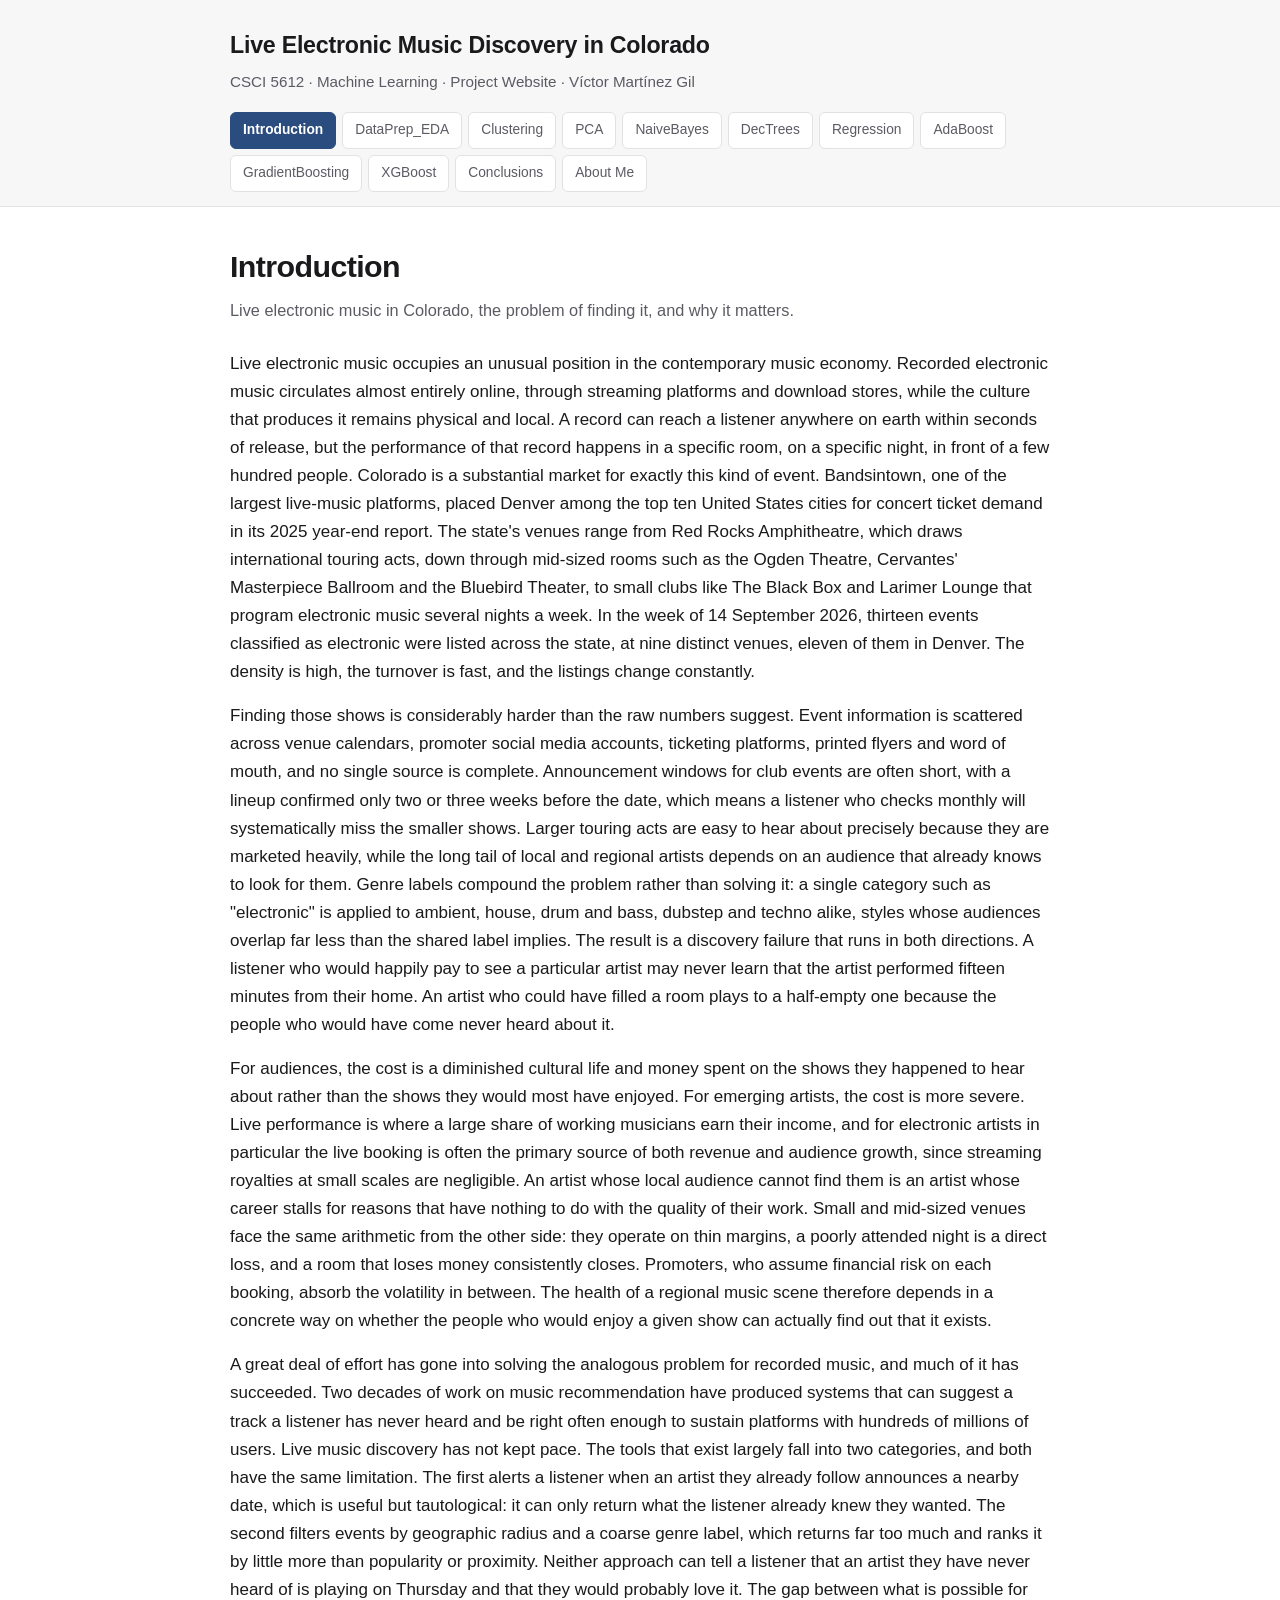
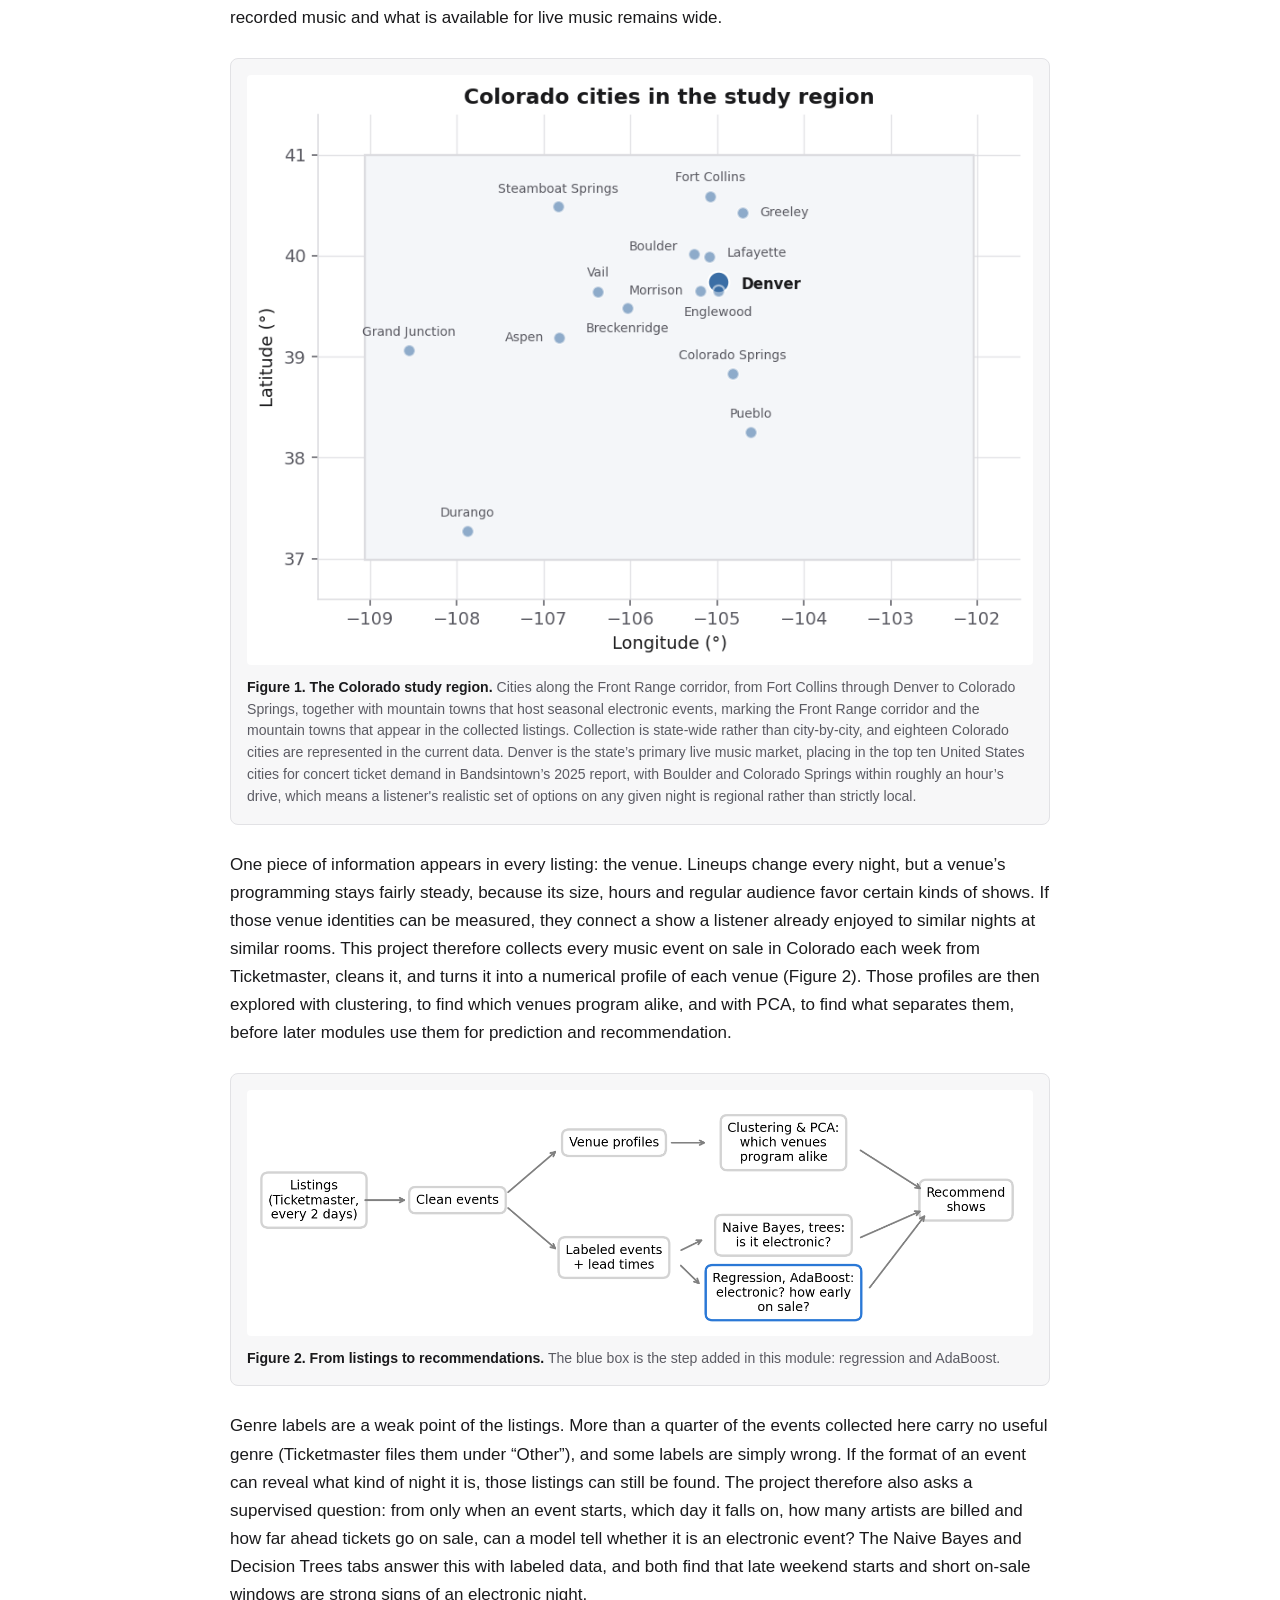
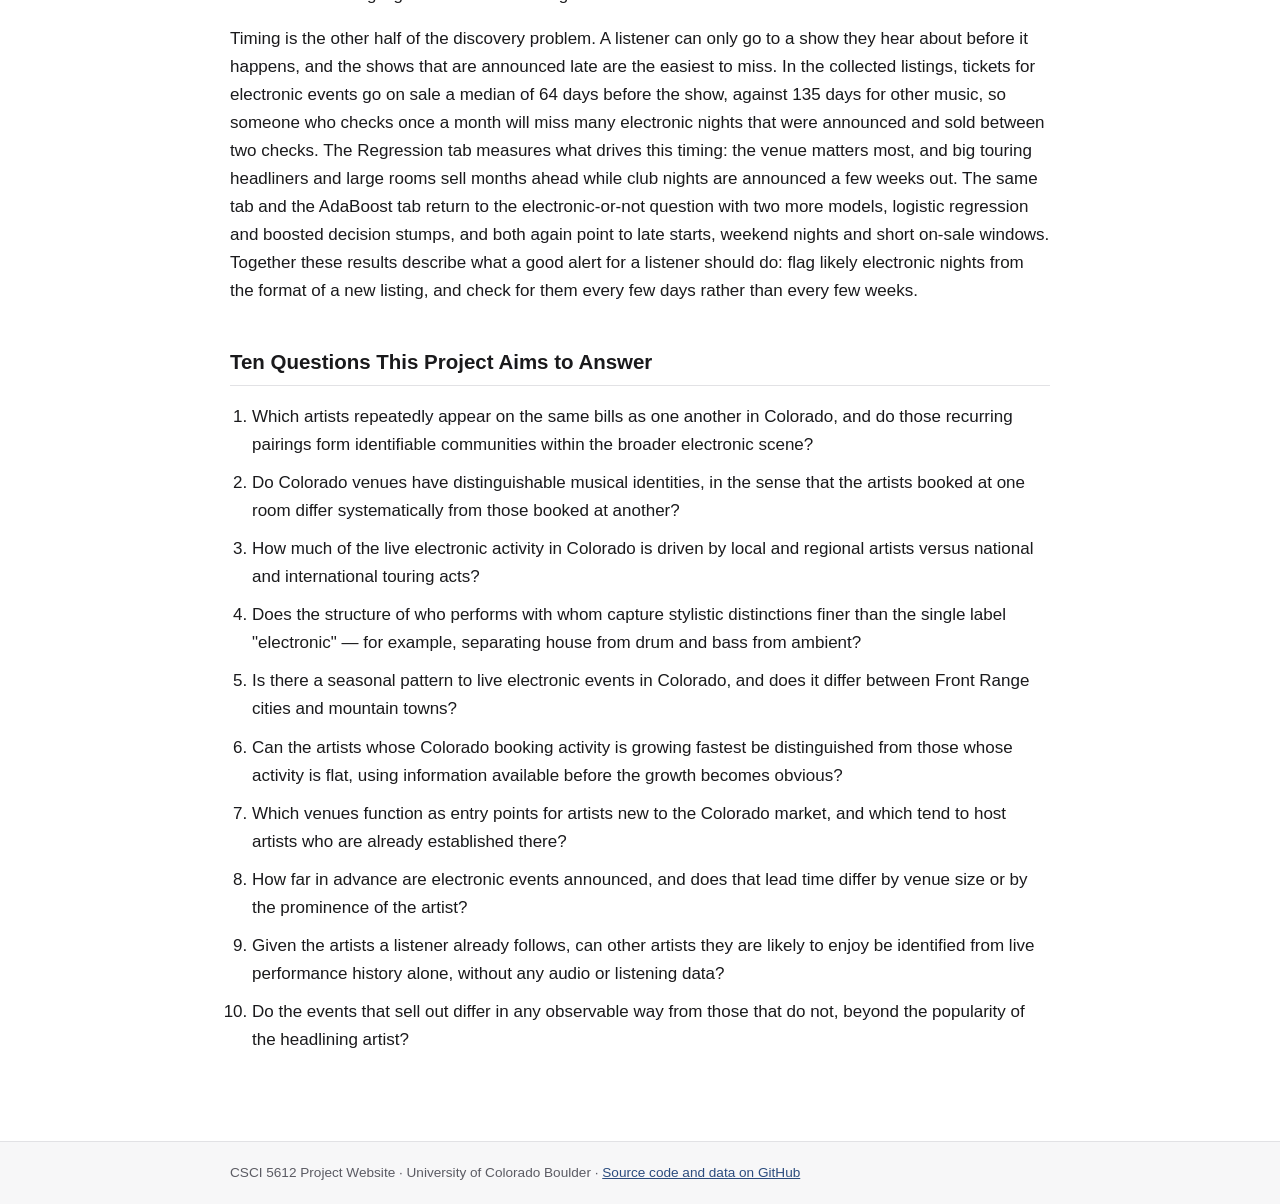
<file: index.html>
<!DOCTYPE html>
<html lang="en">
<head>
<meta charset="utf-8">
<meta name="viewport" content="width=device-width, initial-scale=1">
<title>Introduction &middot; Live Electronic Music Discovery in Colorado</title>
<link rel="stylesheet" href="assets/style.css">
</head>
<body>

<header class="site">
  <div class="header-inner">
    <h1 class="site-title">Live Electronic Music Discovery in Colorado</h1>
    <p class="site-sub">CSCI 5612 &middot; Machine Learning &middot; Project Website &middot; V&iacute;ctor Mart&iacute;nez Gil</p>
  </div>
  <nav class="tabs">
    <a href="index.html" class="active">Introduction</a>
    <a href="dataprep_eda.html">DataPrep_EDA</a>
    <a href="clustering.html">Clustering</a>
    <a href="pca.html">PCA</a>
    <a href="naivebayes.html">NaiveBayes</a>
    <a href="dectrees.html">DecTrees</a>
    <a href="regression.html">Regression</a>
    <a href="adaboost.html">AdaBoost</a>
    <a href="gradientboosting.html">GradientBoosting</a>
    <a href="xgboost.html">XGBoost</a>
    <a href="conclusions.html">Conclusions</a>
    <a href="about.html">About Me</a>
  </nav>
</header>

<main>
<h1>Introduction</h1>
<p class="lede">Live electronic music in Colorado, the problem of finding it, and why it matters.</p>

<p>
Live electronic music occupies an unusual position in the contemporary music economy.
Recorded electronic music circulates almost entirely online, through streaming platforms
and download stores, while the culture that produces it remains physical and
local. A record can reach a listener anywhere on earth within seconds of release, but the
performance of that record happens in a specific room, on a specific night, in front of a
few hundred people. Colorado is a substantial market for exactly this kind of event.
Bandsintown, one of the largest live-music platforms, placed Denver among the top ten
United States cities for concert ticket demand in its 2025 year-end report. The state's
venues range from Red Rocks Amphitheatre, which draws international touring acts, down
through mid-sized rooms such as the Ogden Theatre, Cervantes' Masterpiece Ballroom and
the Bluebird Theater, to small clubs like The Black Box and Larimer Lounge that program
electronic music several nights a week. In the week of 14 September 2026, thirteen events classified as electronic were listed across the state, at nine distinct venues, eleven of them in Denver. The density is high, the turnover is fast, and the
listings change constantly.
</p>

<p>
Finding those shows is considerably harder than the raw numbers suggest. Event
information is scattered across venue calendars, promoter social media accounts,
ticketing platforms, printed flyers and word of mouth, and no single source is complete.
Announcement windows for club events are often short, with a lineup confirmed only two or
three weeks before the date, which means a listener who checks monthly will systematically
miss the smaller shows. Larger touring acts are easy to hear about precisely because they
are marketed heavily, while the long tail of local and regional artists depends on an
audience that already knows to look for them. Genre labels compound the problem rather
than solving it: a single category such as "electronic" is applied to ambient, house,
drum and bass, dubstep and techno alike, styles whose audiences overlap far less
than the shared label implies. The result is a discovery failure that runs in both
directions. A listener who would happily pay to see a particular artist may never learn
that the artist performed fifteen minutes from their home. An artist who could have
filled a room plays to a half-empty one because the people who would have come never
heard about it.
</p>

<p>
For audiences, the cost is a diminished cultural life and money spent on the shows they
happened to hear about rather than the shows they would most have enjoyed. For emerging
artists, the cost is more severe. Live performance is where a large share of working
musicians earn their income, and for electronic artists in particular the live booking is
often the primary source of both revenue and audience growth, since streaming royalties at
small scales are negligible. An artist whose local audience cannot find them is an artist
whose career stalls for reasons that have nothing to do with the quality of their work.
Small and mid-sized venues face the same arithmetic from the other side: they operate on
thin margins, a poorly attended night is a direct loss, and a room that loses money
consistently closes. Promoters, who assume financial risk on each booking, absorb the
volatility in between. The health of a regional music scene therefore depends in a
concrete way on whether the people who would enjoy a given show can actually find out
that it exists.
</p>

<p>
A great deal of effort has gone into solving the analogous problem for recorded music, and
much of it has succeeded. Two decades of work on music recommendation have produced
systems that can suggest a track a listener has never heard and be right often enough to
sustain platforms with hundreds of millions of users. Live music discovery has not kept
pace. The tools that exist largely fall into two categories, and both have the same
limitation. The first alerts a listener when an artist they already follow announces a
nearby date, which is useful but tautological: it can only return what the listener
already knew they wanted. The second filters events by geographic radius and a coarse
genre label, which returns far too much and ranks it by little more than popularity or
proximity. Neither approach can tell a listener that an artist they have never heard of is
playing on Thursday and that they would probably love it. The gap between what is possible
for recorded music and what is available for live music remains wide.
</p>

<figure>
  <img src="assets/figures/intro_map.png" alt="Map of Colorado showing the cities and venue clusters in the study region">
  <figcaption>
    <strong>Figure 1. The Colorado study region.</strong> Cities along the Front Range
    corridor, from Fort Collins through Denver to Colorado Springs, together with mountain
    towns that host seasonal electronic events, marking the Front Range corridor and the mountain
    towns that appear in the collected listings. Collection is state-wide rather than
    city-by-city, and eighteen Colorado cities are represented in the current data.
    Denver is the state&rsquo;s primary live music market, placing in the top ten United
    States cities for concert ticket demand in Bandsintown&rsquo;s 2025 report, with
    Boulder and Colorado Springs within roughly an hour&rsquo;s drive, which
    means a listener's realistic set of options on any given night is regional rather than
    strictly local.
  </figcaption>
</figure>

<p>
One piece of information appears in every listing: the venue. Lineups change every
night, but a venue&rsquo;s programming stays fairly steady, because its size, hours
and regular audience favor certain kinds of shows. If those venue identities can be
measured, they connect a show a listener already enjoyed to similar nights at
similar rooms. This project therefore collects every music event on sale in
Colorado each week from Ticketmaster, cleans it, and turns it into a numerical
profile of each venue (Figure 2). Those profiles are then explored with clustering,
to find which venues program alike, and with PCA, to find what separates them,
before later modules use them for prediction and recommendation.
</p>

<figure>
  <img src="assets/figures/intro_pipeline.png" alt="Diagram: Listings, Clean events, Venue profiles, Clustering and PCA, Recommend shows">
  <figcaption>
    <strong>Figure 2. From listings to recommendations.</strong> The blue box is the
    step added in this module: regression and AdaBoost.
  </figcaption>
</figure>

<p>
Genre labels are a weak point of the listings. More than a quarter of the events
collected here carry no useful genre (Ticketmaster files them under
&ldquo;Other&rdquo;), and some labels are simply wrong. If the format of an event can
reveal what kind of night it is, those listings can still be found. The project
therefore also asks a supervised question: from only when an event starts, which day
it falls on, how many artists are billed and how far ahead tickets go on sale, can a
model tell whether it is an electronic event? The Naive Bayes and Decision Trees tabs
answer this with labeled data, and both find that late weekend starts and short
on-sale windows are strong signs of an electronic night.
</p>

<p>
Timing is the other half of the discovery problem. A listener can only go to a show
they hear about before it happens, and the shows that are announced late are the
easiest to miss. In the collected listings, tickets for electronic events go on sale a
median of 64 days before the show, against 135 days for other music, so someone who
checks once a month will miss many electronic nights that were announced and sold
between two checks. The Regression tab measures what drives this timing: the venue
matters most, and big touring headliners and large rooms sell months ahead while
club nights are announced a few weeks out. The same tab and the AdaBoost tab return
to the electronic-or-not question with two more models, logistic regression and
boosted decision stumps, and both again point to late starts, weekend nights and short
on-sale windows. Together these results describe what a good alert for a listener
should do: flag likely electronic nights from the format of a new listing, and check
for them every few days rather than every few weeks.
</p>

<h2>Ten Questions This Project Aims to Answer</h2>

<ol class="questions">
  <li>Which artists repeatedly appear on the same bills as one another in Colorado, and do those recurring pairings form identifiable communities within the broader electronic scene?</li>
  <li>Do Colorado venues have distinguishable musical identities, in the sense that the artists booked at one room differ systematically from those booked at another?</li>
  <li>How much of the live electronic activity in Colorado is driven by local and regional artists versus national and international touring acts?</li>
  <li>Does the structure of who performs with whom capture stylistic distinctions finer than the single label "electronic" &mdash; for example, separating house from drum and bass from ambient?</li>
  <li>Is there a seasonal pattern to live electronic events in Colorado, and does it differ between Front Range cities and mountain towns?</li>
  <li>Can the artists whose Colorado booking activity is growing fastest be distinguished from those whose activity is flat, using information available before the growth becomes obvious?</li>
  <li>Which venues function as entry points for artists new to the Colorado market, and which tend to host artists who are already established there?</li>
  <li>How far in advance are electronic events announced, and does that lead time differ by venue size or by the prominence of the artist?</li>
  <li>Given the artists a listener already follows, can other artists they are likely to enjoy be identified from live performance history alone, without any audio or listening data?</li>
  <li>Do the events that sell out differ in any observable way from those that do not, beyond the popularity of the headlining artist?</li>
</ol>

</main>

<footer class="site">
  <div class="footer-inner">
    CSCI 5612 Project Website &middot; University of Colorado Boulder &middot;
    <a href="https://github.com/victormartinez2709/eventRecommender">Source code and data on GitHub</a>
  </div>
</footer>

</body>
</html>
</file>
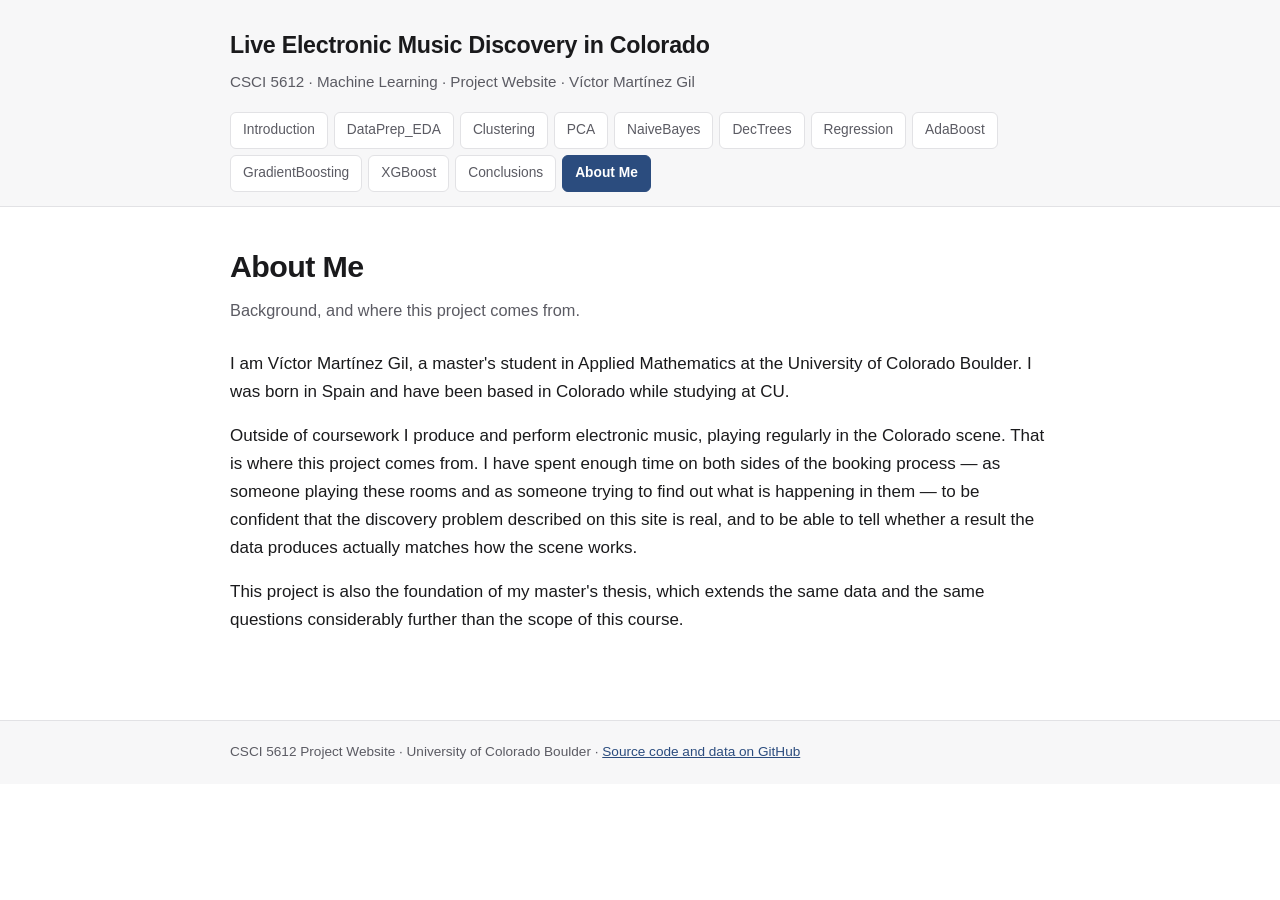
<file: about.html>
<!DOCTYPE html>
<html lang="en">
<head>
<meta charset="utf-8">
<meta name="viewport" content="width=device-width, initial-scale=1">
<title>About Me &middot; Live Electronic Music Discovery in Colorado</title>
<link rel="stylesheet" href="assets/style.css">
</head>
<body>

<header class="site">
  <div class="header-inner">
    <h1 class="site-title">Live Electronic Music Discovery in Colorado</h1>
    <p class="site-sub">CSCI 5612 &middot; Machine Learning &middot; Project Website &middot; V&iacute;ctor Mart&iacute;nez Gil</p>
  </div>
  <nav class="tabs">
    <a href="index.html">Introduction</a>
    <a href="dataprep_eda.html">DataPrep_EDA</a>
    <a href="clustering.html">Clustering</a>
    <a href="pca.html">PCA</a>
    <a href="naivebayes.html">NaiveBayes</a>
    <a href="dectrees.html">DecTrees</a>
    <a href="regression.html">Regression</a>
    <a href="adaboost.html">AdaBoost</a>
    <a href="gradientboosting.html">GradientBoosting</a>
    <a href="xgboost.html">XGBoost</a>
    <a href="conclusions.html">Conclusions</a>
    <a href="about.html" class="active">About Me</a>
  </nav>
</header>

<main>
<h1>About Me</h1>
<p class="lede">Background, and where this project comes from.</p>

<p>
I am V&iacute;ctor Mart&iacute;nez Gil, a master's student in Applied Mathematics at the
University of Colorado Boulder. I was born in Spain and have been based in Colorado while
studying at CU.
</p>

<p>
Outside of coursework I produce and perform electronic music, playing regularly
in the Colorado scene. That is where this project comes from. I have spent enough time on
both sides of the booking process &mdash; as someone playing these rooms and as someone
trying to find out what is happening in them &mdash; to be confident that the discovery
problem described on this site is real, and to be able to tell whether a result the data
produces actually matches how the scene works.
</p>

<p>
This project is also the foundation of my master's thesis, which extends the same data and
the same questions considerably further than the scope of this course.
</p>

</main>

<footer class="site">
  <div class="footer-inner">
    CSCI 5612 Project Website &middot; University of Colorado Boulder &middot;
    <a href="https://github.com/victormartinez2709/eventRecommender">Source code and data on GitHub</a>
  </div>
</footer>

</body>
</html>
</file>
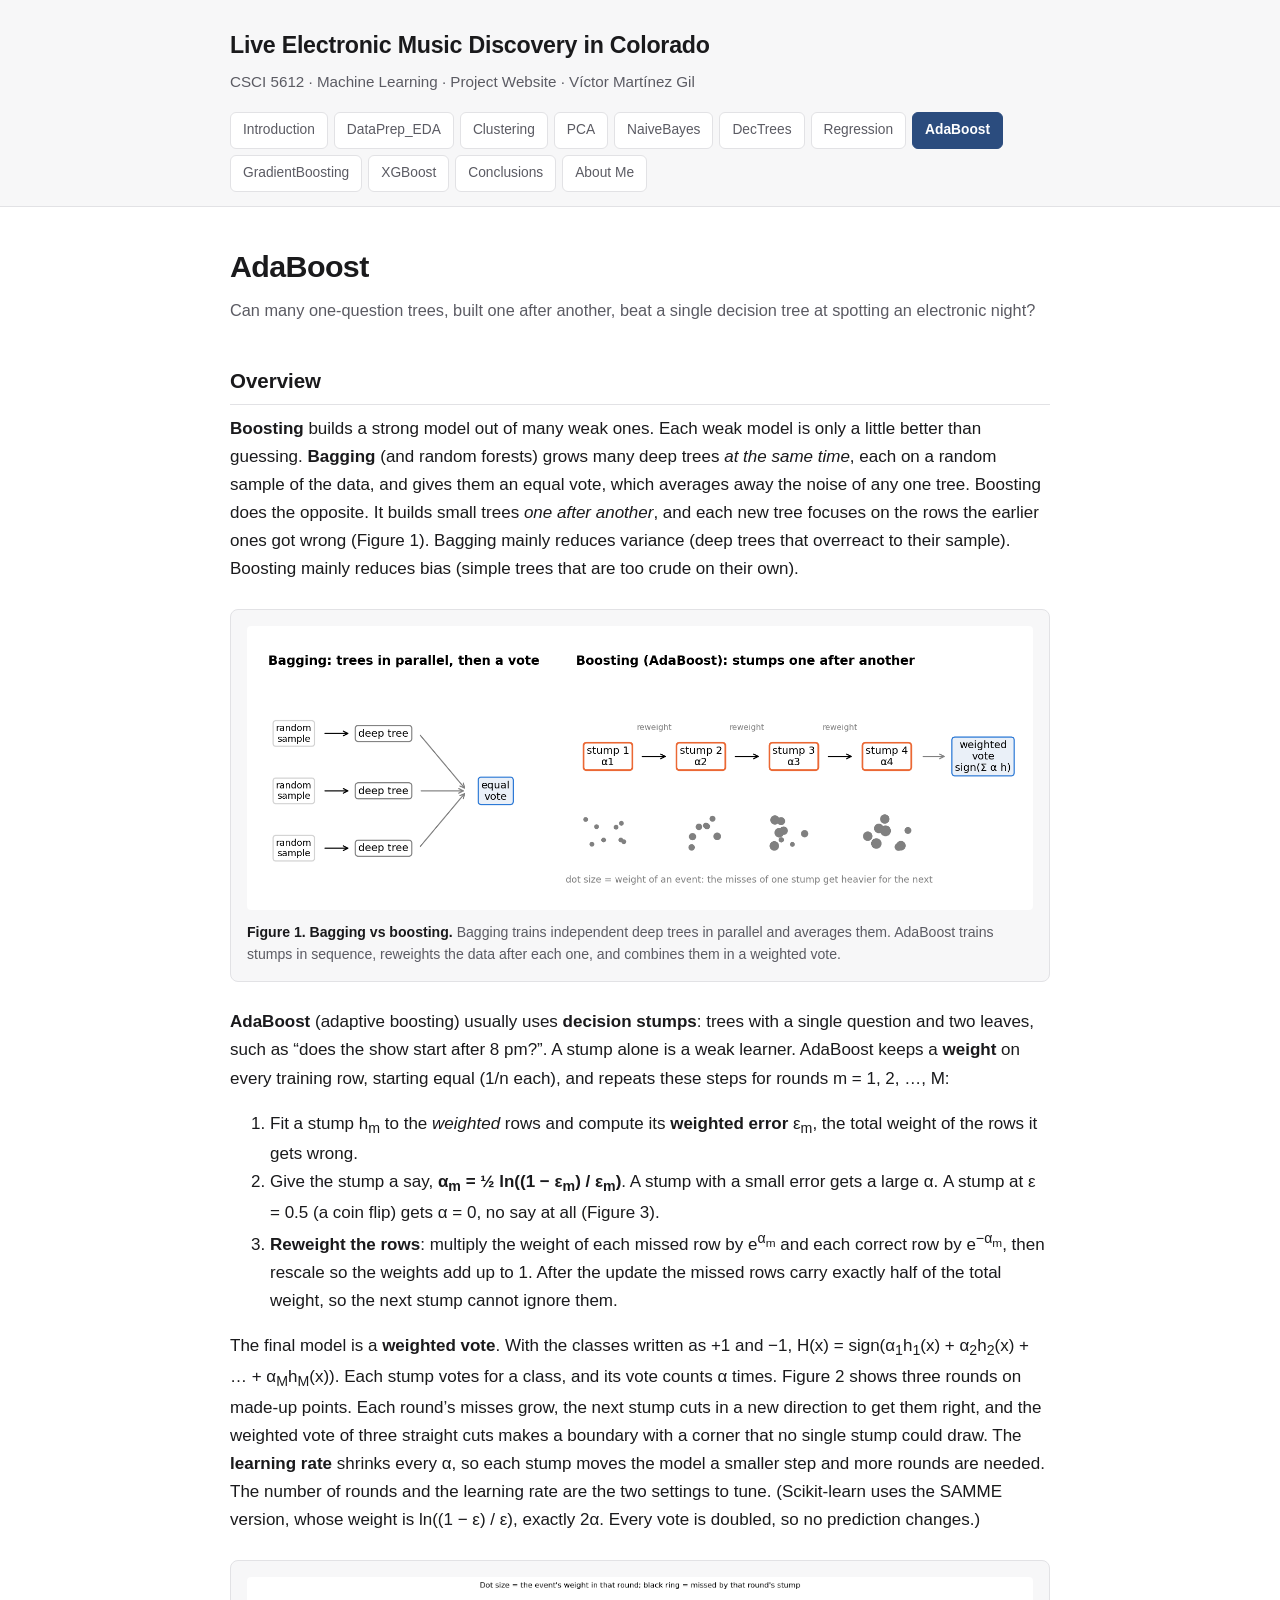
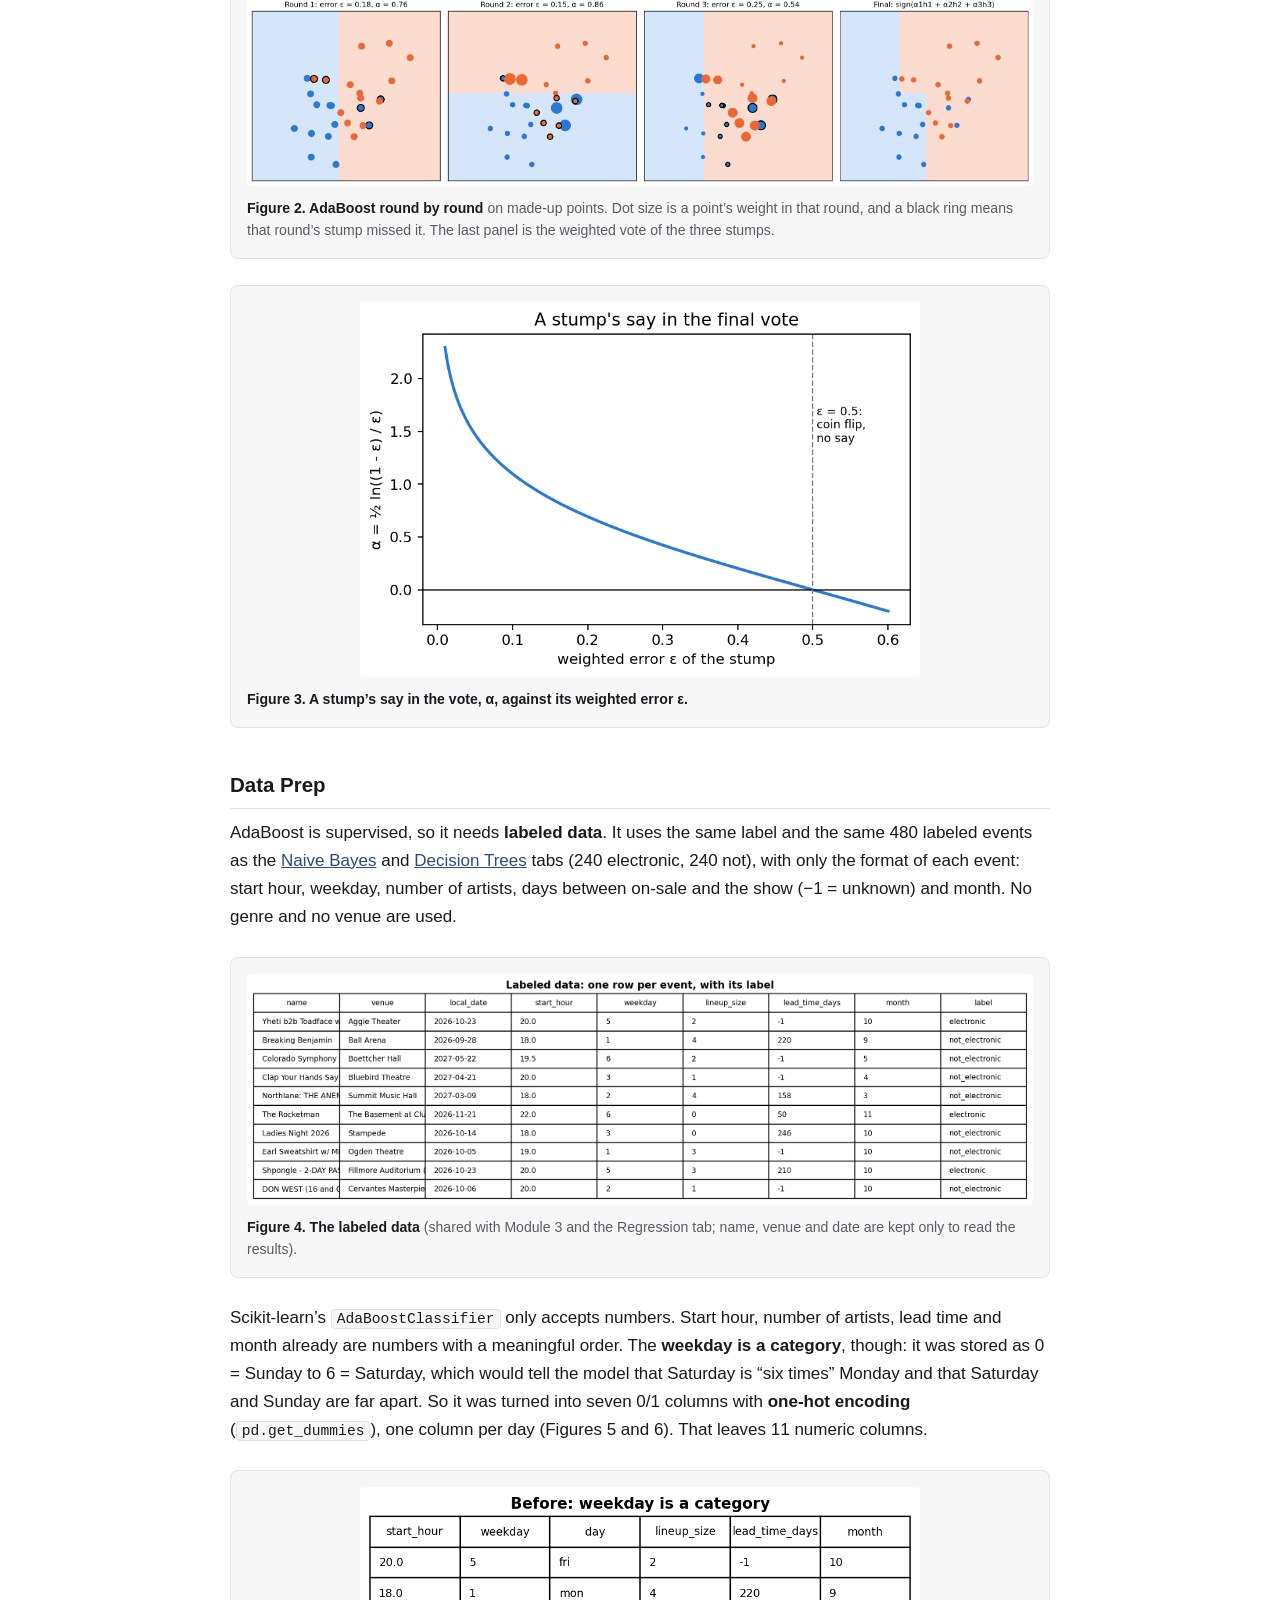
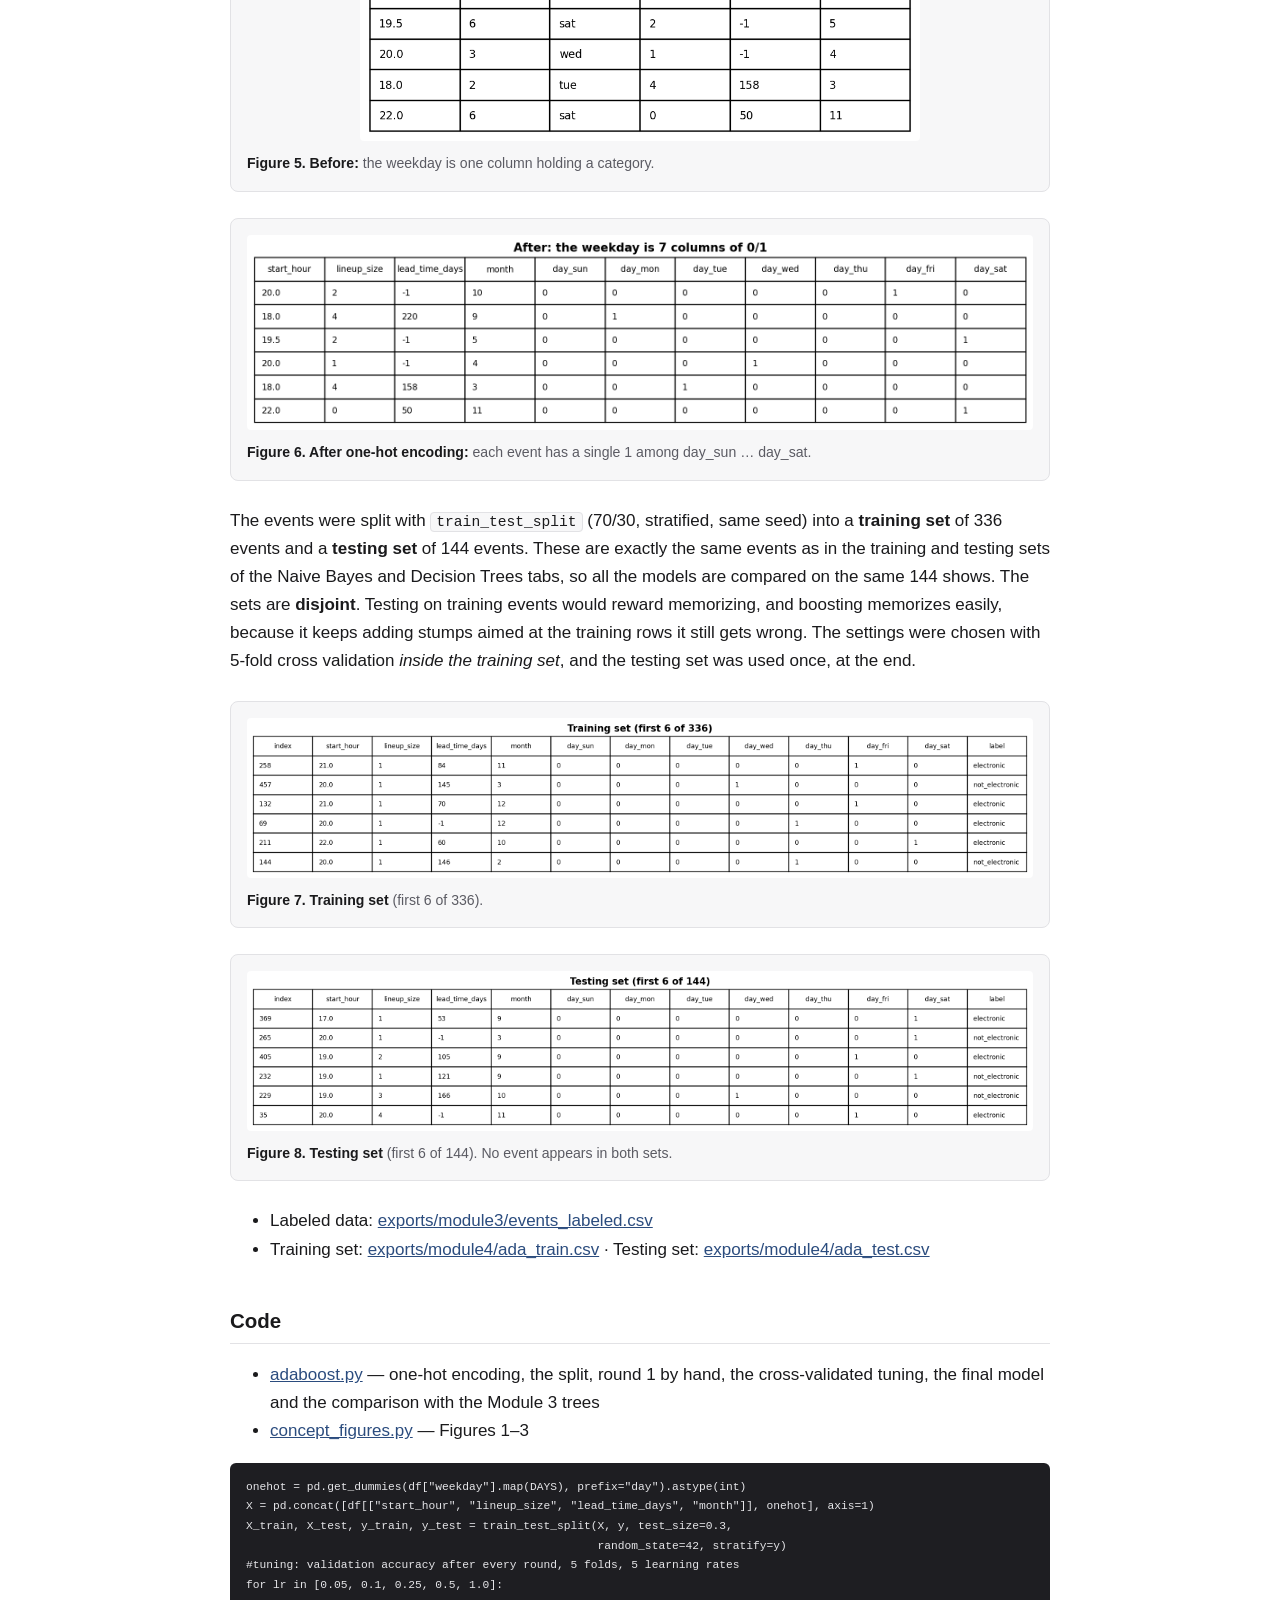
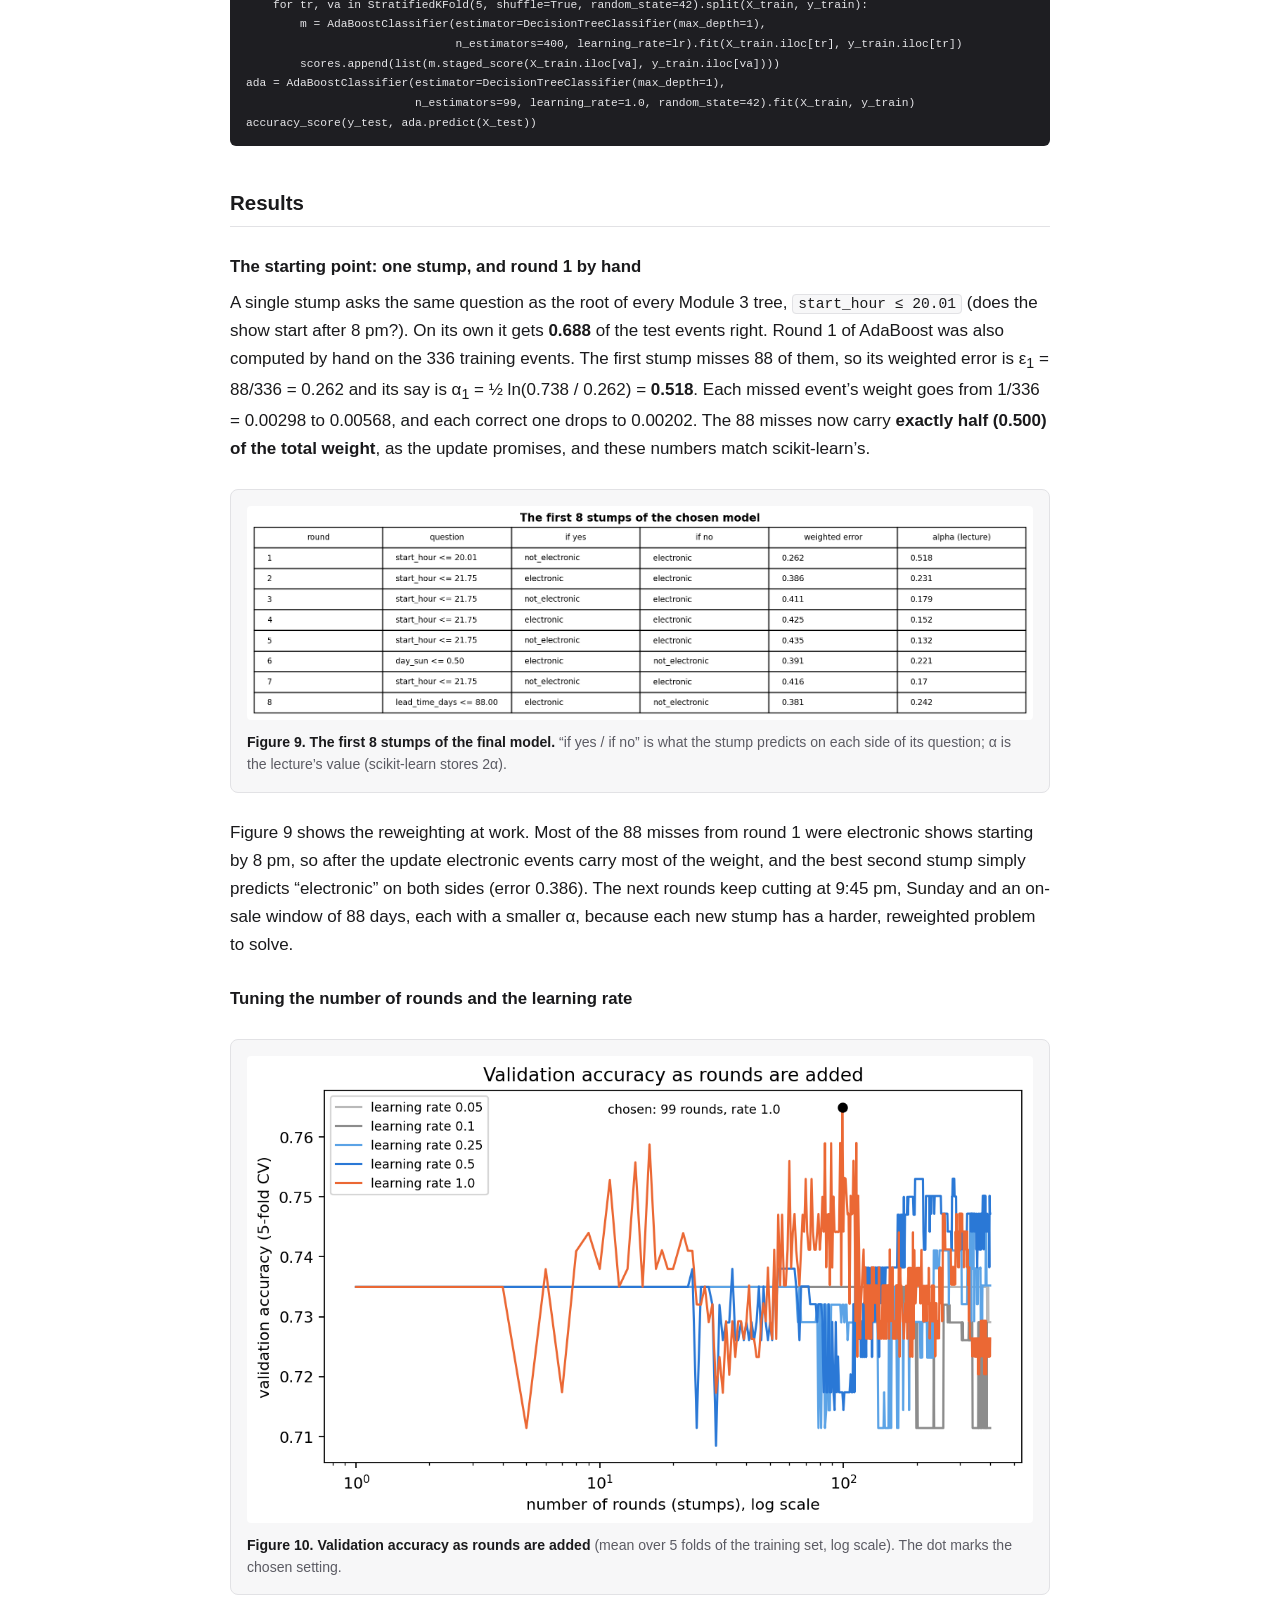
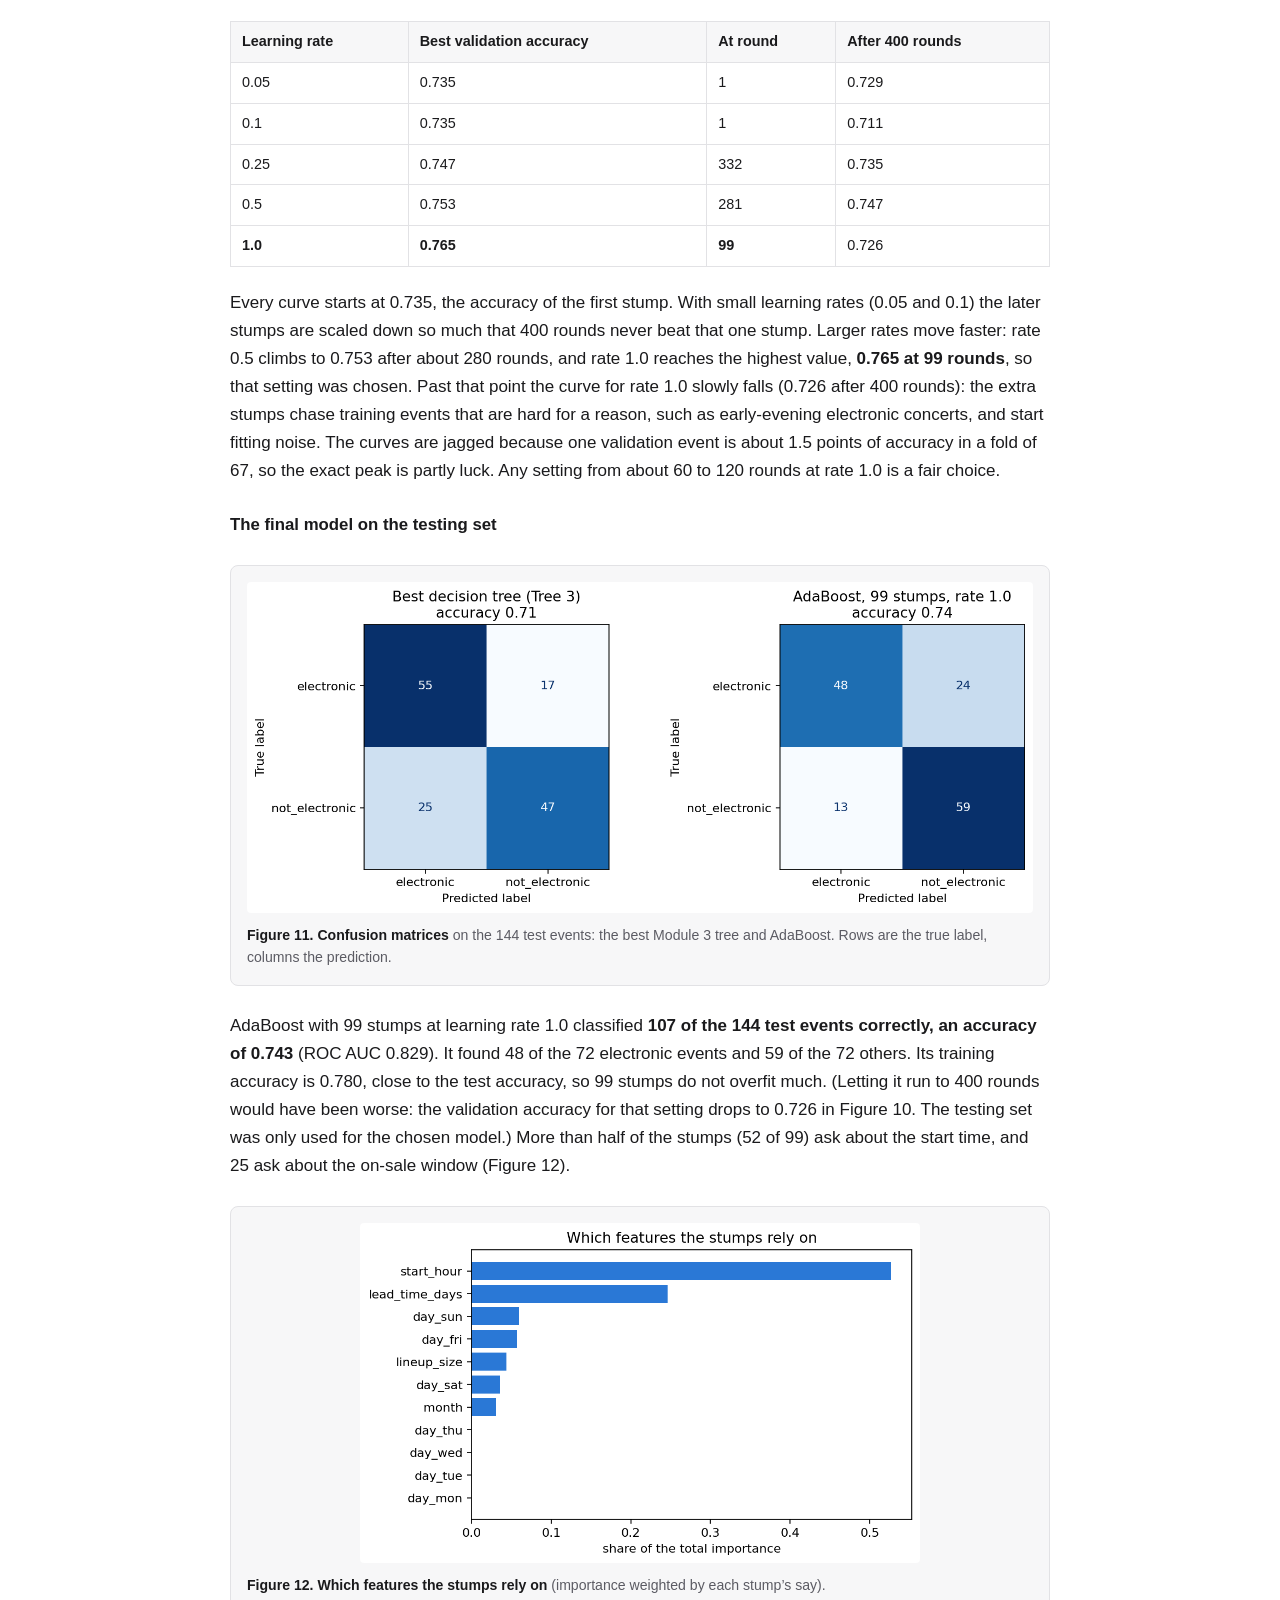
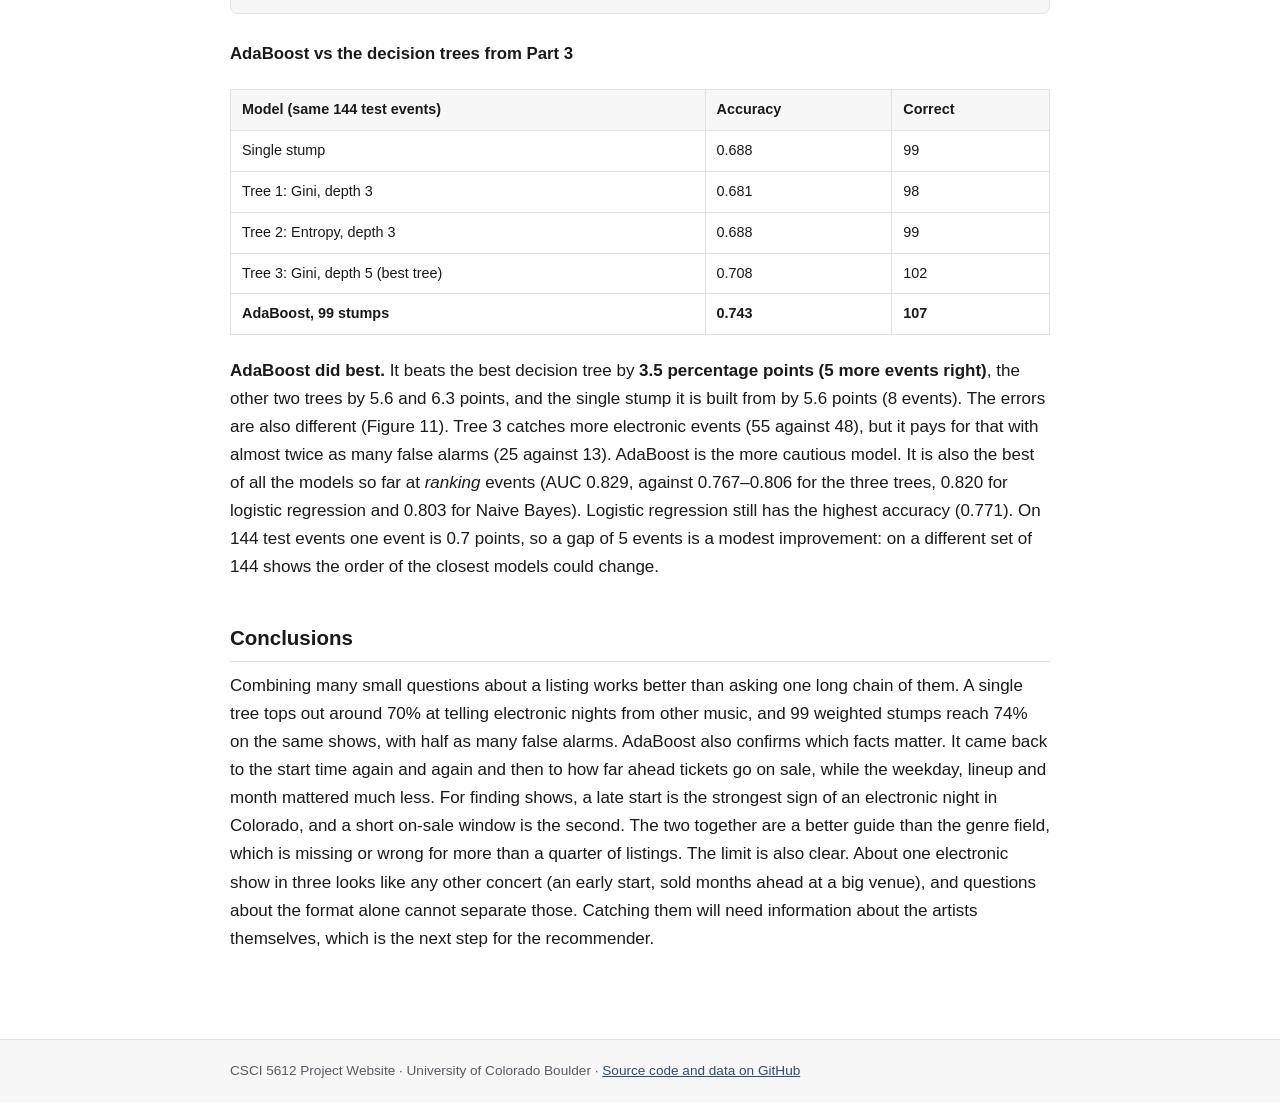
<file: adaboost.html>
<!DOCTYPE html>
<html lang="en">
<head>
<meta charset="utf-8">
<meta name="viewport" content="width=device-width, initial-scale=1">
<title>AdaBoost &middot; Live Electronic Music Discovery in Colorado</title>
<link rel="stylesheet" href="assets/style.css">
<style>main a { overflow-wrap: anywhere; }</style>
</head>
<body>

<header class="site">
  <div class="header-inner">
    <h1 class="site-title">Live Electronic Music Discovery in Colorado</h1>
    <p class="site-sub">CSCI 5612 &middot; Machine Learning &middot; Project Website &middot; V&iacute;ctor Mart&iacute;nez Gil</p>
  </div>
  <nav class="tabs">
    <a href="index.html">Introduction</a>
    <a href="dataprep_eda.html">DataPrep_EDA</a>
    <a href="clustering.html">Clustering</a>
    <a href="pca.html">PCA</a>
    <a href="naivebayes.html">NaiveBayes</a>
    <a href="dectrees.html">DecTrees</a>
    <a href="regression.html">Regression</a>
    <a href="adaboost.html" class="active">AdaBoost</a>
    <a href="gradientboosting.html">GradientBoosting</a>
    <a href="xgboost.html">XGBoost</a>
    <a href="conclusions.html">Conclusions</a>
    <a href="about.html">About Me</a>
  </nav>
</header>

<main>
<h1>AdaBoost</h1>
<p class="lede">Can many one-question trees, built one after another, beat a single decision tree at spotting an electronic night?</p>

<h2 id="overview">Overview</h2>

<p>
  <strong>Boosting</strong> builds a strong model out of many weak ones. Each weak model
  is only a little better than guessing. <strong>Bagging</strong> (and random forests)
  grows many deep trees <em>at the same time</em>, each on a random sample of the data,
  and gives them an equal vote, which averages away the noise of any one tree.
  Boosting does the opposite. It builds small trees <em>one after another</em>, and
  each new tree focuses on the rows the earlier ones got wrong (Figure 1). Bagging
  mainly reduces variance (deep trees that overreact to their sample). Boosting mainly
  reduces bias (simple trees that are too crude on their own).
</p>

<figure>
  <img src="assets/figures/adaboost/concept_bagging_vs_boosting.png" alt="Left: three random samples each grow a deep tree and vote equally. Right: stumps 1 to 4 in a chain, with reweighting between them, ending in a weighted vote">
  <figcaption><strong>Figure 1. Bagging vs boosting.</strong> Bagging trains independent deep trees in parallel and averages them. AdaBoost trains stumps in sequence, reweights the data after each one, and combines them in a weighted vote.</figcaption>
</figure>

<p>
  <strong>AdaBoost</strong> (adaptive boosting) usually uses <strong>decision
  stumps</strong>: trees with a single question and two leaves, such as &ldquo;does the
  show start after 8 pm?&rdquo;. A stump alone is a weak learner. AdaBoost keeps a
  <strong>weight</strong> on every training row, starting equal (1/n each), and repeats
  these steps for rounds m = 1, 2, &hellip;, M:
</p>

<ol>
  <li>Fit a stump h<sub>m</sub> to the <em>weighted</em> rows and compute its
  <strong>weighted error</strong> &epsilon;<sub>m</sub>, the total weight of the rows it gets wrong.</li>
  <li>Give the stump a say, <strong>&alpha;<sub>m</sub> = &frac12; ln((1 &minus; &epsilon;<sub>m</sub>) / &epsilon;<sub>m</sub>)</strong>.
  A stump with a small error gets a large &alpha;. A stump at &epsilon; = 0.5 (a coin flip)
  gets &alpha; = 0, no say at all (Figure 3).</li>
  <li><strong>Reweight the rows</strong>: multiply the weight of each missed row by
  e<sup>&alpha;<sub>m</sub></sup> and each correct row by e<sup>&minus;&alpha;<sub>m</sub></sup>,
  then rescale so the weights add up to 1. After the update the missed rows carry
  exactly half of the total weight, so the next stump cannot ignore them.</li>
</ol>

<p>
  The final model is a <strong>weighted vote</strong>. With the classes written as +1 and
  &minus;1, H(x) = sign(&alpha;<sub>1</sub>h<sub>1</sub>(x) + &alpha;<sub>2</sub>h<sub>2</sub>(x)
  + &hellip; + &alpha;<sub>M</sub>h<sub>M</sub>(x)). Each stump votes for a class, and its
  vote counts &alpha; times. Figure 2 shows three rounds on made-up points. Each round&rsquo;s
  misses grow, the next stump cuts in a new direction to get them right, and the
  weighted vote of three straight cuts makes a boundary with a corner that no single
  stump could draw. The <strong>learning rate</strong> shrinks every &alpha;, so each
  stump moves the model a smaller step and more rounds are needed. The number of rounds
  and the learning rate are the two settings to tune. (Scikit-learn uses the SAMME version,
  whose weight is ln((1 &minus; &epsilon;) / &epsilon;), exactly 2&alpha;. Every vote is
  doubled, so no prediction changes.)
</p>

<figure>
  <img src="assets/figures/adaboost/concept_rounds.png" alt="Four panels: three stumps on made-up points with dot size showing weight and rings on missed points, then the combined decision region">
  <figcaption><strong>Figure 2. AdaBoost round by round</strong> on made-up points. Dot size is a point&rsquo;s weight in that round, and a black ring means that round&rsquo;s stump missed it. The last panel is the weighted vote of the three stumps.</figcaption>
</figure>

<figure>
  <img src="assets/figures/adaboost/concept_alpha.png" style="max-width:560px; margin:0 auto" alt="Curve of alpha against the weighted error, large near 0 and reaching zero at 0.5">
  <figcaption><strong>Figure 3. A stump&rsquo;s say in the vote, &alpha;, against its weighted error &epsilon;.</strong></figcaption>
</figure>

<h2 id="data">Data Prep</h2>

<p>
  AdaBoost is supervised, so it needs <strong>labeled data</strong>. It uses the same
  label and the same 480 labeled events as the
  <a href="naivebayes.html#data">Naive Bayes</a> and <a href="dectrees.html#data">Decision
  Trees</a> tabs (240 electronic, 240 not), with only the format of each event: start hour,
  weekday, number of artists, days between on-sale and the show (&minus;1 = unknown) and
  month. No genre and no venue are used.
</p>

<figure>
  <img src="assets/figures/naivebayes/labeled_sample.png" alt="Ten labeled event rows with name, venue, date, the five format features and the label">
  <figcaption><strong>Figure 4. The labeled data</strong> (shared with Module 3 and the Regression tab; name, venue and date are kept only to read the results).</figcaption>
</figure>

<p>
  Scikit-learn&rsquo;s <code>AdaBoostClassifier</code> only accepts numbers. Start hour,
  number of artists, lead time and month already are numbers with a meaningful order. The
  <strong>weekday is a category</strong>, though: it was stored as 0 = Sunday to
  6 = Saturday, which would tell the model that Saturday is &ldquo;six times&rdquo;
  Monday and that Saturday and Sunday are far apart. So it was turned into seven 0/1
  columns with <strong>one-hot encoding</strong> (<code>pd.get_dummies</code>), one
  column per day (Figures 5 and 6). That leaves 11 numeric columns.
</p>

<figure>
  <img src="assets/figures/adaboost/onehot_before.png" style="max-width:560px; margin:0 auto" alt="Six rows with the weekday as a number and as a day name">
  <figcaption><strong>Figure 5. Before:</strong> the weekday is one column holding a category.</figcaption>
</figure>

<figure>
  <img src="assets/figures/adaboost/onehot_after.png" alt="The same six rows with seven day columns of zeros and ones">
  <figcaption><strong>Figure 6. After one-hot encoding:</strong> each event has a single 1 among day_sun &hellip; day_sat.</figcaption>
</figure>

<p>
  The events were split with <code>train_test_split</code> (70/30, stratified, same seed)
  into a <strong>training set</strong> of 336 events and a <strong>testing set</strong>
  of 144 events. These are exactly the same events as in the training and testing sets of
  the Naive Bayes and Decision Trees tabs, so all the models are compared on the same 144
  shows. The sets are <strong>disjoint</strong>. Testing on training events would reward
  memorizing, and boosting memorizes easily, because it keeps adding stumps aimed at
  the training rows it still gets wrong. The settings were chosen with 5-fold cross
  validation <em>inside the training set</em>, and the testing set was used once, at
  the end.
</p>

<figure>
  <img src="assets/figures/adaboost/train_sample.png" alt="First six rows of the AdaBoost training set">
  <figcaption><strong>Figure 7. Training set</strong> (first 6 of 336).</figcaption>
</figure>

<figure>
  <img src="assets/figures/adaboost/test_sample.png" alt="First six rows of the AdaBoost testing set">
  <figcaption><strong>Figure 8. Testing set</strong> (first 6 of 144). No event appears in both sets.</figcaption>
</figure>

<ul>
  <li>Labeled data: <a href="https://github.com/victormartinez2709/eventRecommender/blob/main/exports/module3/events_labeled.csv">exports/module3/events_labeled.csv</a></li>
  <li>Training set: <a href="https://github.com/victormartinez2709/eventRecommender/blob/main/exports/module4/ada_train.csv">exports/module4/ada_train.csv</a> &middot; Testing set: <a href="https://github.com/victormartinez2709/eventRecommender/blob/main/exports/module4/ada_test.csv">exports/module4/ada_test.csv</a></li>
</ul>

<h2 id="code">Code</h2>

<ul>
  <li><a href="https://github.com/victormartinez2709/eventRecommender/blob/main/adaboost.py">adaboost.py</a> &mdash; one-hot encoding, the split, round 1 by hand, the cross-validated tuning, the final model and the comparison with the Module 3 trees</li>
  <li><a href="https://github.com/victormartinez2709/eventRecommender/blob/main/concept_figures.py">concept_figures.py</a> &mdash; Figures 1&ndash;3</li>
</ul>

<pre><code>onehot = pd.get_dummies(df["weekday"].map(DAYS), prefix="day").astype(int)
X = pd.concat([df[["start_hour", "lineup_size", "lead_time_days", "month"]], onehot], axis=1)
X_train, X_test, y_train, y_test = train_test_split(X, y, test_size=0.3,
                                                    random_state=42, stratify=y)
#tuning: validation accuracy after every round, 5 folds, 5 learning rates
for lr in [0.05, 0.1, 0.25, 0.5, 1.0]:
    for tr, va in StratifiedKFold(5, shuffle=True, random_state=42).split(X_train, y_train):
        m = AdaBoostClassifier(estimator=DecisionTreeClassifier(max_depth=1),
                               n_estimators=400, learning_rate=lr).fit(X_train.iloc[tr], y_train.iloc[tr])
        scores.append(list(m.staged_score(X_train.iloc[va], y_train.iloc[va])))
ada = AdaBoostClassifier(estimator=DecisionTreeClassifier(max_depth=1),
                         n_estimators=99, learning_rate=1.0, random_state=42).fit(X_train, y_train)
accuracy_score(y_test, ada.predict(X_test))</code></pre>

<h2 id="results">Results</h2>

<h3>The starting point: one stump, and round 1 by hand</h3>

<p>
  A single stump asks the same question as the root of every Module 3 tree,
  <code>start_hour &le; 20.01</code> (does the show start after 8 pm?). On its own it gets
  <strong>0.688</strong> of the test events right. Round 1 of AdaBoost was also computed
  by hand on the 336 training events. The first stump misses 88 of them, so its weighted
  error is &epsilon;<sub>1</sub> = 88/336 = 0.262 and its say is
  &alpha;<sub>1</sub> = &frac12; ln(0.738 / 0.262) = <strong>0.518</strong>. Each missed
  event&rsquo;s weight goes from 1/336 = 0.00298 to 0.00568, and each correct one drops
  to 0.00202. The 88 misses now carry <strong>exactly half (0.500) of the total
  weight</strong>, as the update promises, and these numbers match scikit-learn&rsquo;s.
</p>

<figure>
  <img src="assets/figures/adaboost/first_stumps.png" alt="Table of the first eight stumps: question, prediction on each side, weighted error and alpha">
  <figcaption><strong>Figure 9. The first 8 stumps of the final model.</strong> &ldquo;if yes / if no&rdquo; is what the stump predicts on each side of its question; &alpha; is the lecture&rsquo;s value (scikit-learn stores 2&alpha;).</figcaption>
</figure>

<p>
  Figure 9 shows the reweighting at work. Most of the 88 misses from round 1 were
  electronic shows starting by 8 pm, so after the update electronic events carry most
  of the weight, and the best second stump simply predicts &ldquo;electronic&rdquo; on
  both sides (error 0.386). The next rounds keep cutting at 9:45 pm, Sunday and an
  on-sale window of 88 days, each with a smaller &alpha;, because each new stump has a
  harder, reweighted problem to solve.
</p>

<h3>Tuning the number of rounds and the learning rate</h3>

<figure>
  <img src="assets/figures/adaboost/cv_accuracy_by_rounds.png" alt="Mean 5-fold validation accuracy against the number of rounds for five learning rates; rate 1.0 peaks at 0.765 at 99 rounds">
  <figcaption><strong>Figure 10. Validation accuracy as rounds are added</strong> (mean over 5 folds of the training set, log scale). The dot marks the chosen setting.</figcaption>
</figure>

<div class="table-wrap">
<table>
  <tr><th>Learning rate</th><th>Best validation accuracy</th><th>At round</th><th>After 400 rounds</th></tr>
  <tr><td>0.05</td><td>0.735</td><td>1</td><td>0.729</td></tr>
  <tr><td>0.1</td><td>0.735</td><td>1</td><td>0.711</td></tr>
  <tr><td>0.25</td><td>0.747</td><td>332</td><td>0.735</td></tr>
  <tr><td>0.5</td><td>0.753</td><td>281</td><td>0.747</td></tr>
  <tr><td><strong>1.0</strong></td><td><strong>0.765</strong></td><td><strong>99</strong></td><td>0.726</td></tr>
</table>
</div>

<p>
  Every curve starts at 0.735, the accuracy of the first stump. With small learning
  rates (0.05 and 0.1) the later stumps are scaled down so much that 400 rounds never
  beat that one stump. Larger rates move faster: rate 0.5 climbs to 0.753 after about
  280 rounds, and rate 1.0 reaches the highest value, <strong>0.765 at 99 rounds</strong>,
  so that setting was chosen. Past that point the curve for rate 1.0 slowly falls (0.726
  after 400 rounds): the extra stumps chase training events that are hard for a reason,
  such as early-evening electronic concerts, and start fitting noise. The curves are
  jagged because one validation event is about 1.5 points of accuracy in a fold of 67, so
  the exact peak is partly luck. Any setting from about 60 to 120 rounds at rate 1.0 is
  a fair choice.
</p>

<h3>The final model on the testing set</h3>

<figure>
  <img src="assets/figures/adaboost/confusion_matrices.png" alt="Confusion matrices: best decision tree 55, 17, 25, 47 (accuracy 0.71); AdaBoost 48, 24, 13, 59 (accuracy 0.74)">
  <figcaption><strong>Figure 11. Confusion matrices</strong> on the 144 test events: the best Module 3 tree and AdaBoost. Rows are the true label, columns the prediction.</figcaption>
</figure>

<p>
  AdaBoost with 99 stumps at learning rate 1.0 classified <strong>107 of the 144 test
  events correctly, an accuracy of 0.743</strong> (ROC AUC 0.829). It found 48 of the 72
  electronic events and 59 of the 72 others. Its training accuracy is 0.780, close to the
  test accuracy, so 99 stumps do not overfit much. (Letting it run to 400 rounds would
  have been worse: the validation accuracy for that setting drops to 0.726 in Figure 10.
  The testing set was only used for the chosen model.) More than half of the stumps (52 of 99) ask about the start time, and 25 ask
  about the on-sale window (Figure 12).
</p>

<figure>
  <img src="assets/figures/adaboost/feature_importance.png" style="max-width:560px; margin:0 auto" alt="Feature importance: start_hour 0.53, lead_time_days 0.25, day_sun 0.06, day_fri 0.06, lineup_size 0.04, day_sat 0.04, month 0.03">
  <figcaption><strong>Figure 12. Which features the stumps rely on</strong> (importance weighted by each stump&rsquo;s say).</figcaption>
</figure>

<h3>AdaBoost vs the decision trees from Part 3</h3>

<div class="table-wrap">
<table>
  <tr><th>Model (same 144 test events)</th><th>Accuracy</th><th>Correct</th></tr>
  <tr><td>Single stump</td><td>0.688</td><td>99</td></tr>
  <tr><td>Tree 1: Gini, depth 3</td><td>0.681</td><td>98</td></tr>
  <tr><td>Tree 2: Entropy, depth 3</td><td>0.688</td><td>99</td></tr>
  <tr><td>Tree 3: Gini, depth 5 (best tree)</td><td>0.708</td><td>102</td></tr>
  <tr><td><strong>AdaBoost, 99 stumps</strong></td><td><strong>0.743</strong></td><td><strong>107</strong></td></tr>
</table>
</div>

<p>
  <strong>AdaBoost did best.</strong> It beats the best decision tree by <strong>3.5
  percentage points (5 more events right)</strong>, the other two trees by 5.6 and 6.3
  points, and the single stump it is built from by 5.6 points (8 events). The errors are also
  different (Figure 11). Tree 3 catches more electronic events (55 against 48), but it
  pays for that with almost twice as many false alarms (25 against 13). AdaBoost is
  the more cautious model. It is also the best of all the models so far at
  <em>ranking</em> events (AUC 0.829, against 0.767&ndash;0.806 for the three trees, 0.820
  for logistic regression and 0.803 for Naive Bayes). Logistic regression still has the
  highest accuracy (0.771). On 144 test events one event is 0.7 points, so a gap of 5
  events is a modest improvement: on a different set of 144 shows the order of the
  closest models could change.
</p>

<h2 id="conclusions">Conclusions</h2>

<p>
  Combining many small questions about a listing works better than asking one long
  chain of them. A single tree tops out around 70% at telling electronic nights from
  other music, and 99 weighted stumps reach 74% on the same shows, with half as many
  false alarms. AdaBoost also confirms which facts matter. It came back to the start
  time again and again and then to how far ahead tickets go on sale, while the weekday,
  lineup and month mattered much less. For finding shows, a late start is the strongest
  sign of an electronic night in Colorado, and a short on-sale window is the second.
  The two together are a better guide than the genre field, which is missing or wrong
  for more than a quarter of listings. The limit is also clear. About one electronic show
  in three looks like any other concert (an early start, sold months ahead at a big
  venue), and questions about the format alone cannot separate those. Catching them will need
  information about the artists themselves, which is the next step for the recommender.
</p>

</main>

<footer class="site">
  <div class="footer-inner">
    CSCI 5612 Project Website &middot; University of Colorado Boulder &middot;
    <a href="https://github.com/victormartinez2709/eventRecommender">Source code and data on GitHub</a>
  </div>
</footer>

</body>
</html>
</file>
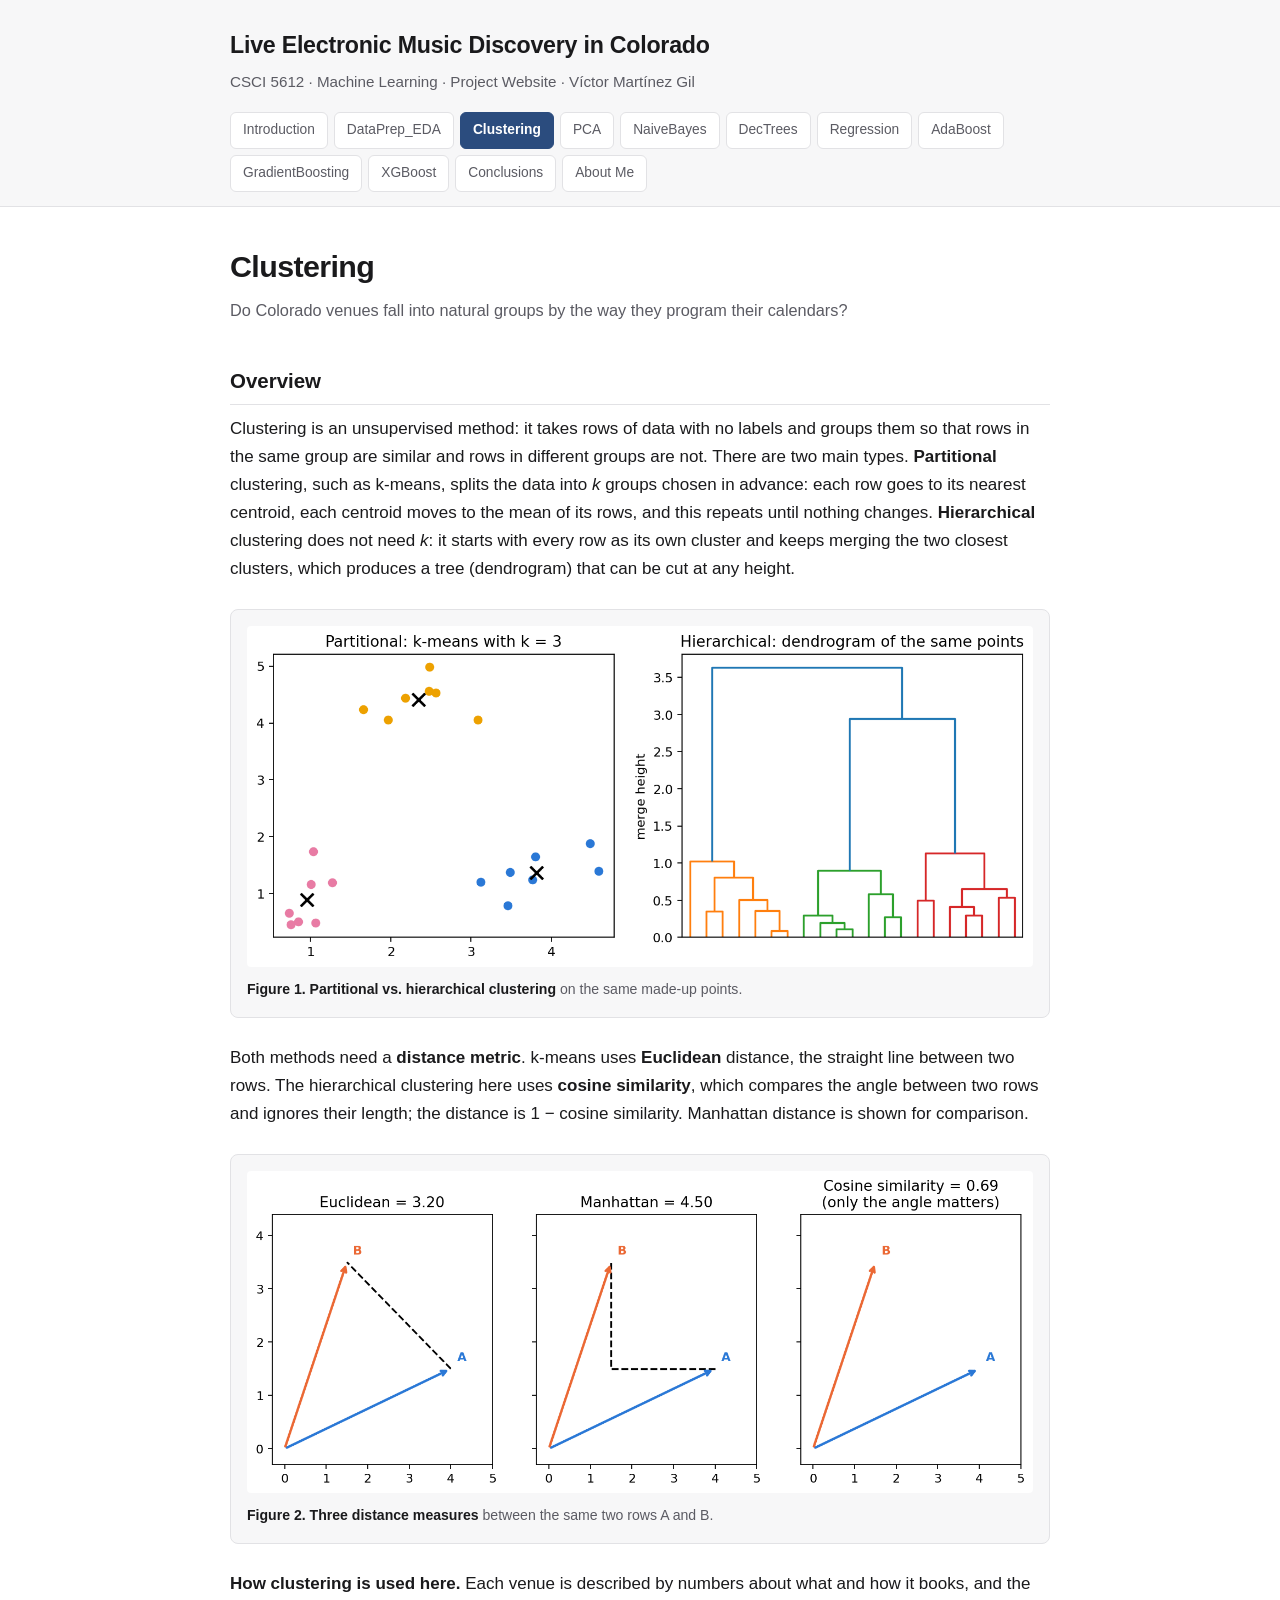
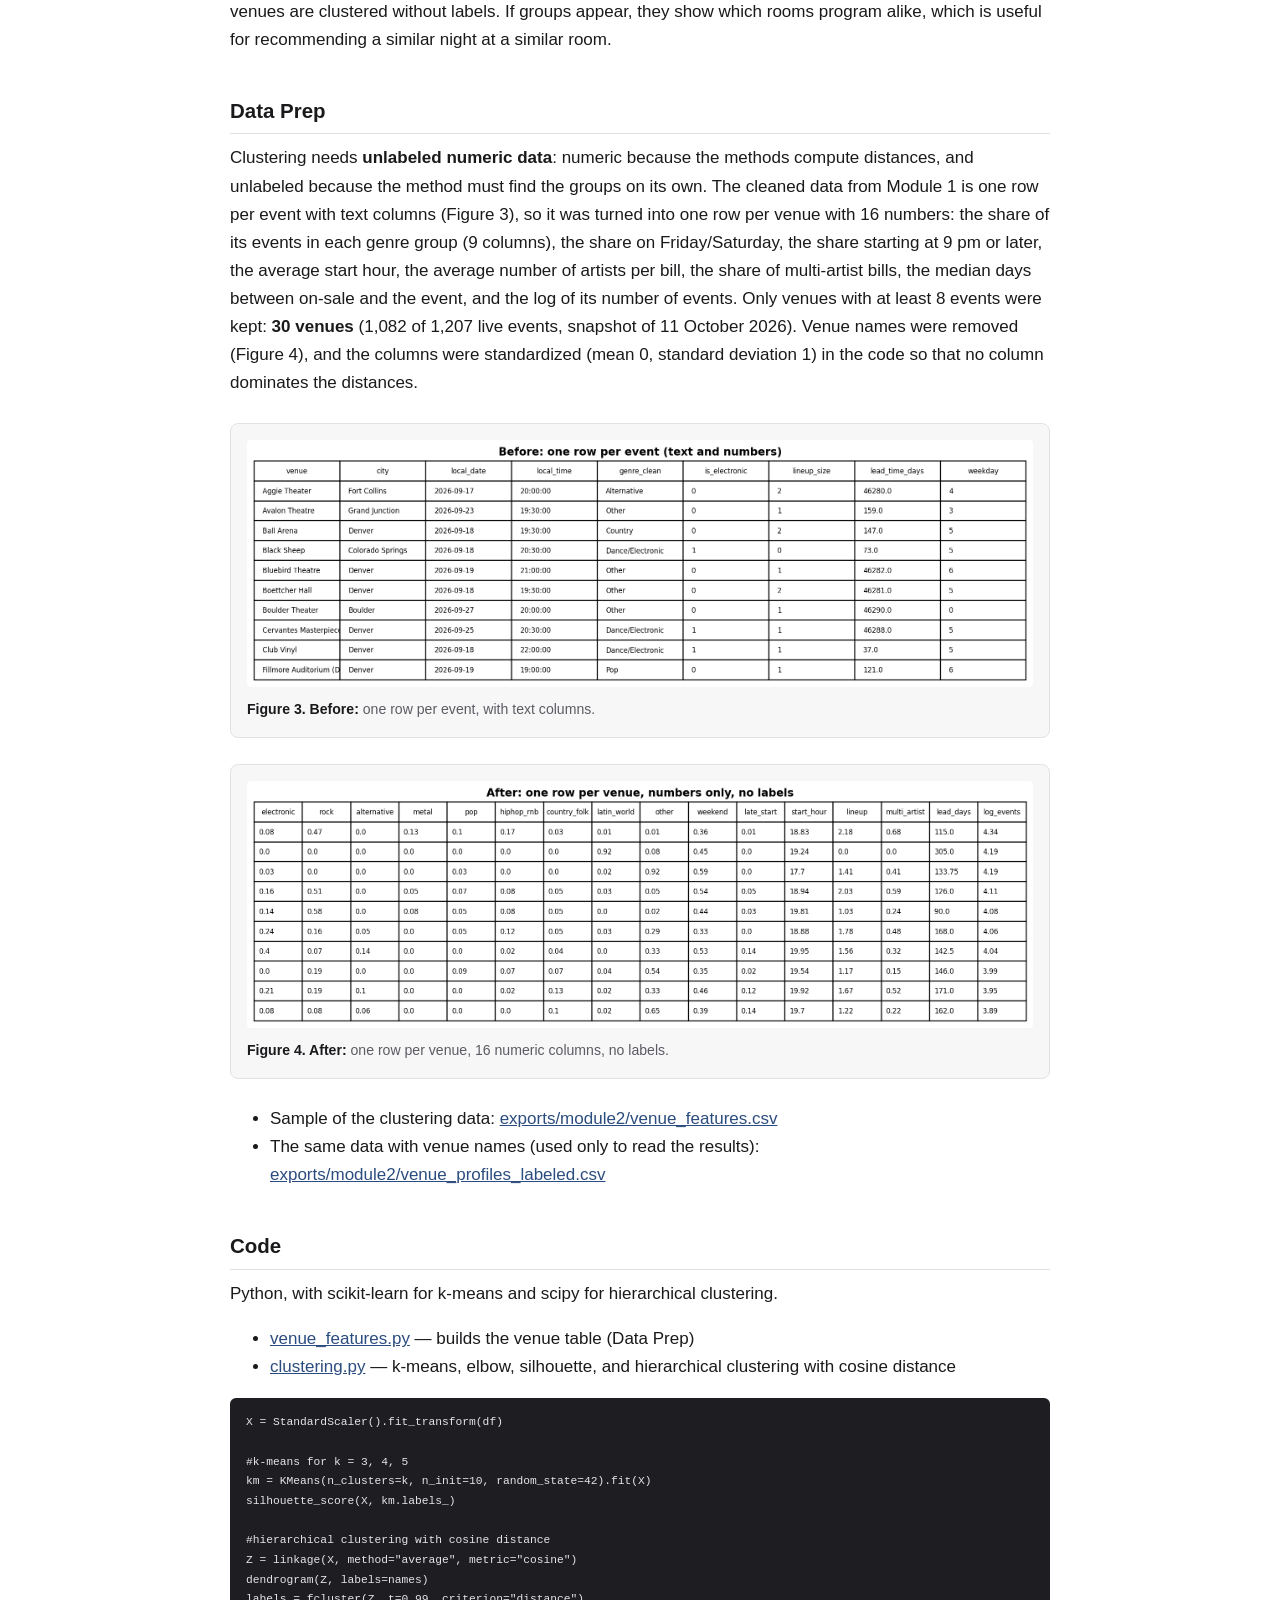
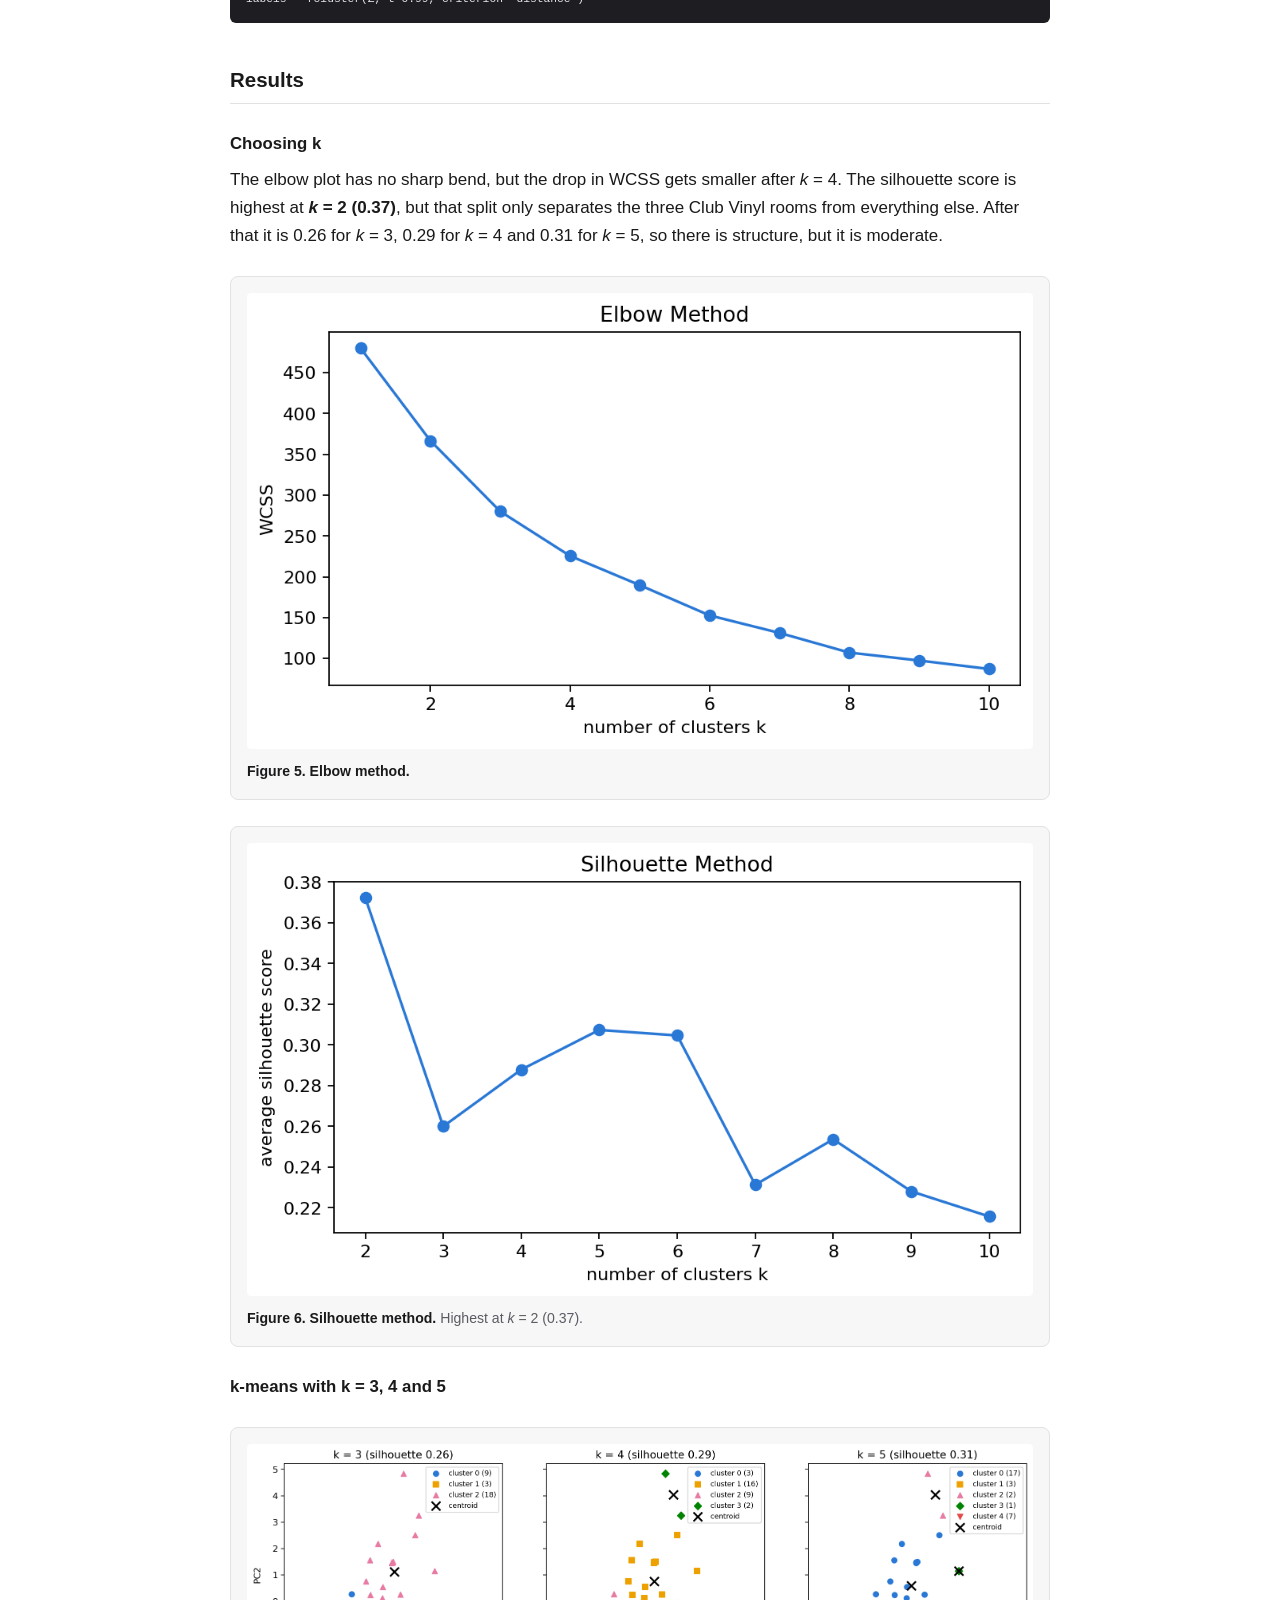
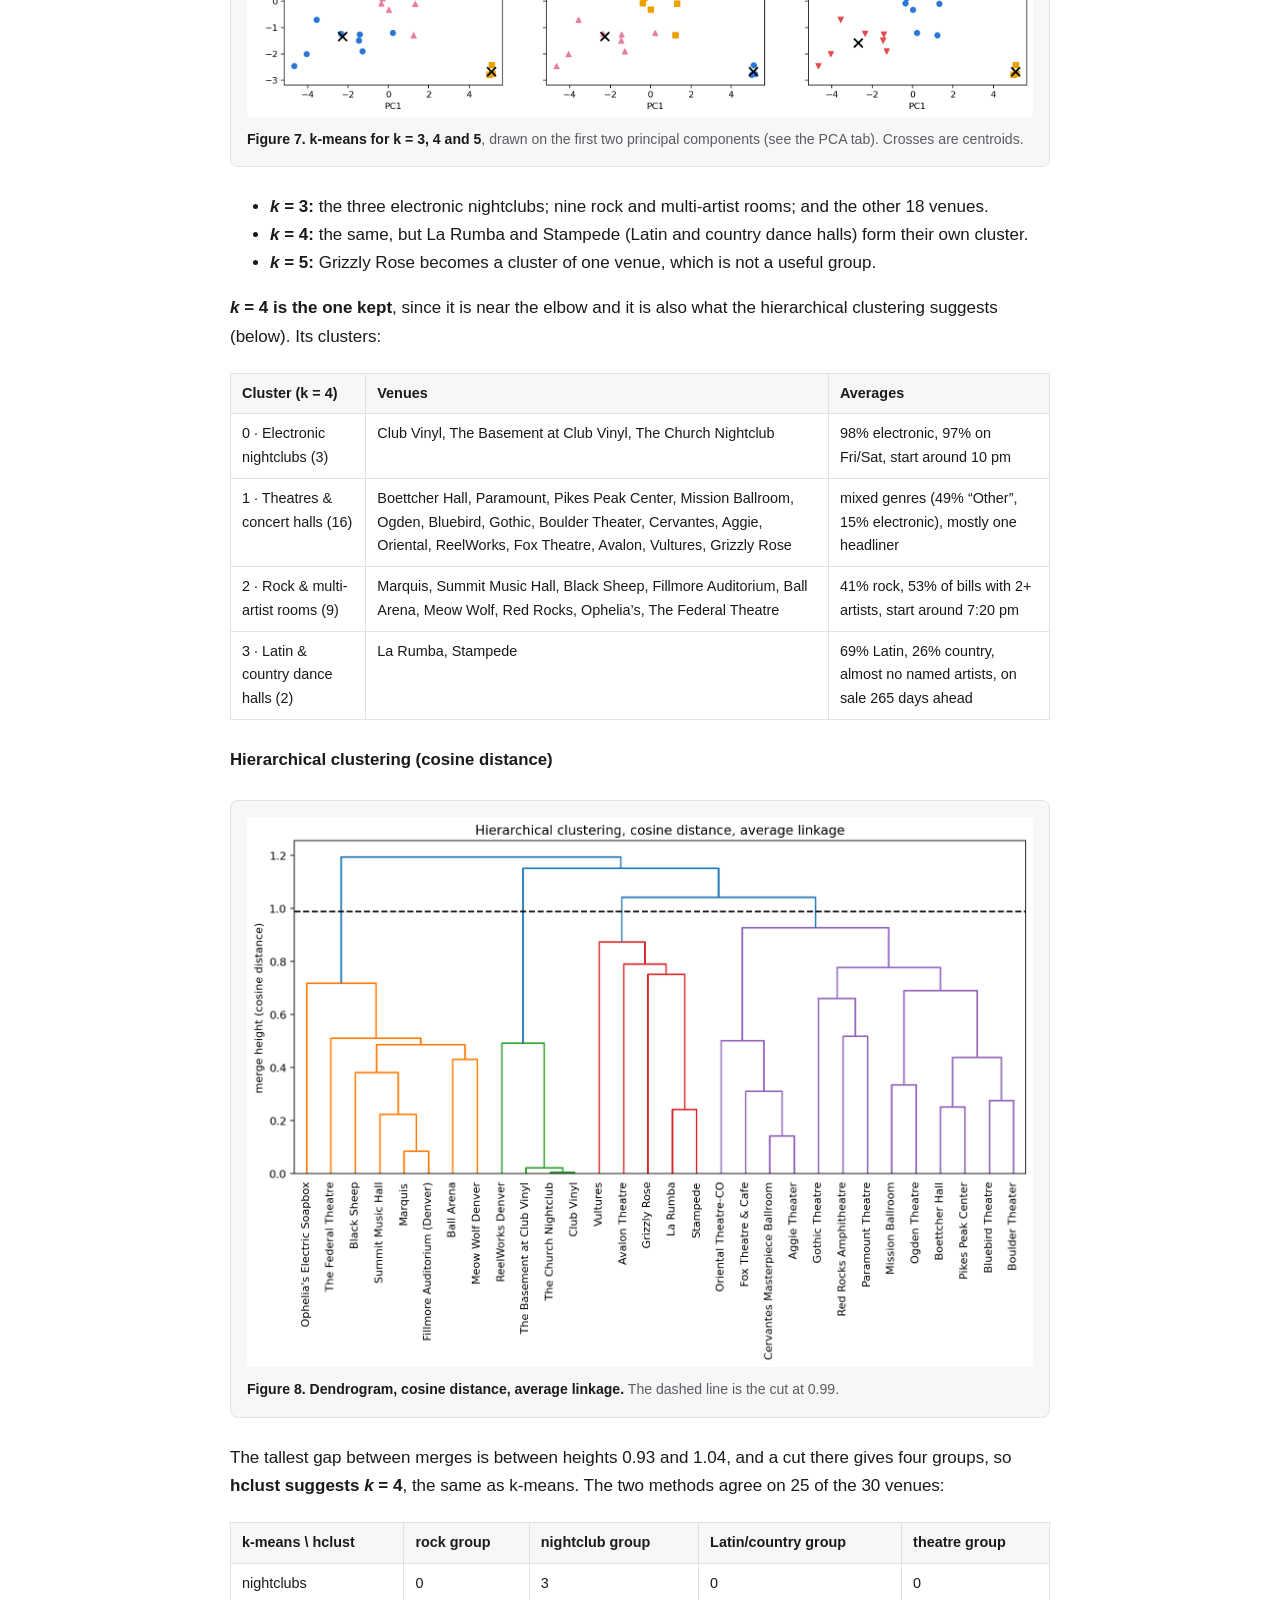
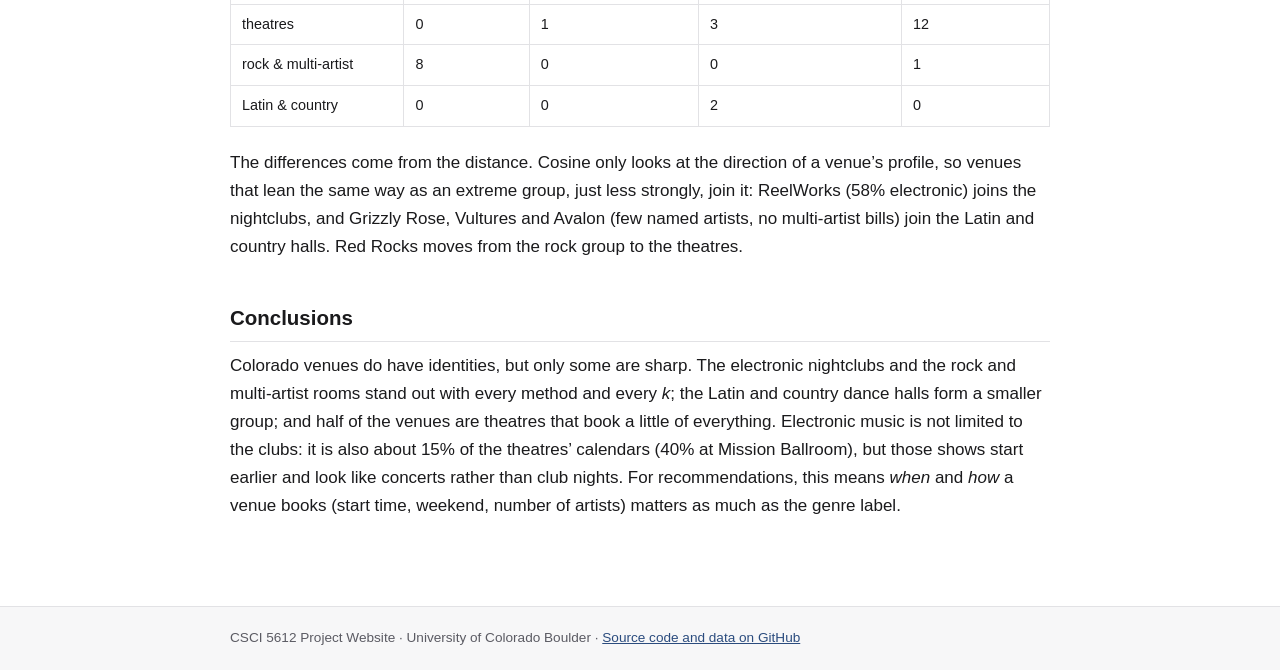
<file: clustering.html>
<!DOCTYPE html>
<html lang="en">
<head>
<meta charset="utf-8">
<meta name="viewport" content="width=device-width, initial-scale=1">
<title>Clustering &middot; Live Electronic Music Discovery in Colorado</title>
<link rel="stylesheet" href="assets/style.css">
<style>main a { overflow-wrap: anywhere; }</style>
</head>
<body>

<header class="site">
  <div class="header-inner">
    <h1 class="site-title">Live Electronic Music Discovery in Colorado</h1>
    <p class="site-sub">CSCI 5612 &middot; Machine Learning &middot; Project Website &middot; V&iacute;ctor Mart&iacute;nez Gil</p>
  </div>
  <nav class="tabs">
    <a href="index.html">Introduction</a>
    <a href="dataprep_eda.html">DataPrep_EDA</a>
    <a href="clustering.html" class="active">Clustering</a>
    <a href="pca.html">PCA</a>
    <a href="naivebayes.html">NaiveBayes</a>
    <a href="dectrees.html">DecTrees</a>
    <a href="regression.html">Regression</a>
    <a href="adaboost.html">AdaBoost</a>
    <a href="gradientboosting.html">GradientBoosting</a>
    <a href="xgboost.html">XGBoost</a>
    <a href="conclusions.html">Conclusions</a>
    <a href="about.html">About Me</a>
  </nav>
</header>

<main>
<h1>Clustering</h1>
<p class="lede">Do Colorado venues fall into natural groups by the way they program their calendars?</p>

<h2 id="overview">Overview</h2>

<p>
  Clustering is an unsupervised method: it takes rows of data with no labels and
  groups them so that rows in the same group are similar and rows in different
  groups are not. There are two main types. <strong>Partitional</strong>
  clustering, such as k-means, splits the data into <em>k</em> groups chosen in
  advance: each row goes to its nearest centroid, each centroid moves to the mean
  of its rows, and this repeats until nothing changes. <strong>Hierarchical</strong>
  clustering does not need <em>k</em>: it starts with every row as its own
  cluster and keeps merging the two closest clusters, which produces a tree
  (dendrogram) that can be cut at any height.
</p>

<figure>
  <img src="assets/figures/clustering/concept_partitional_vs_hierarchical.png" alt="k-means groups on synthetic points next to a dendrogram of the same points">
  <figcaption><strong>Figure 1. Partitional vs. hierarchical clustering</strong> on the same made-up points.</figcaption>
</figure>

<p>
  Both methods need a <strong>distance metric</strong>. k-means uses
  <strong>Euclidean</strong> distance, the straight line between two rows. The
  hierarchical clustering here uses <strong>cosine similarity</strong>, which
  compares the angle between two rows and ignores their length; the distance is
  1 &minus; cosine similarity. Manhattan distance is shown for comparison.
</p>

<figure>
  <img src="assets/figures/clustering/concept_distances.png" alt="Euclidean, Manhattan and cosine measures between two vectors A and B">
  <figcaption><strong>Figure 2. Three distance measures</strong> between the same two rows A and B.</figcaption>
</figure>

<p>
  <strong>How clustering is used here.</strong> Each venue is described by
  numbers about what and how it books, and the venues are clustered without
  labels. If groups appear, they show which rooms program alike, which is
  useful for recommending a similar night at a similar room.
</p>

<h2 id="data">Data Prep</h2>

<p>
  Clustering needs <strong>unlabeled numeric data</strong>: numeric because the
  methods compute distances, and unlabeled because the method must find the
  groups on its own. The cleaned data from Module 1 is one row per event with
  text columns (Figure 3), so it was turned into one row per venue with 16
  numbers: the share of its events in each genre group (9 columns), the share on
  Friday/Saturday, the share starting at 9 pm or later, the average start hour,
  the average number of artists per bill, the share of multi-artist bills, the
  median days between on-sale and the event, and the log of its number of
  events. Only venues with at least 8 events were kept: <strong>30 venues</strong>
  (1,082 of 1,207 live events, snapshot of 11 October 2026). Venue names were
  removed (Figure 4), and the columns were standardized (mean 0, standard
  deviation 1) in the code so that no column dominates the distances.
</p>

<figure>
  <img src="assets/figures/clustering/prep_before_events.png" alt="Ten event rows with text columns such as venue, city and genre">
  <figcaption><strong>Figure 3. Before:</strong> one row per event, with text columns.</figcaption>
</figure>

<figure>
  <img src="assets/figures/clustering/prep_after_features.png" alt="Ten venue rows with sixteen numeric columns and no names">
  <figcaption><strong>Figure 4. After:</strong> one row per venue, 16 numeric columns, no labels.</figcaption>
</figure>

<ul>
  <li>Sample of the clustering data: <a href="https://github.com/victormartinez2709/eventRecommender/blob/main/exports/module2/venue_features.csv">exports/module2/venue_features.csv</a></li>
  <li>The same data with venue names (used only to read the results): <a href="https://github.com/victormartinez2709/eventRecommender/blob/main/exports/module2/venue_profiles_labeled.csv">exports/module2/venue_profiles_labeled.csv</a></li>
</ul>

<h2 id="code">Code</h2>

<p>Python, with scikit-learn for k-means and scipy for hierarchical clustering.</p>

<ul>
  <li><a href="https://github.com/victormartinez2709/eventRecommender/blob/main/venue_features.py">venue_features.py</a> &mdash; builds the venue table (Data Prep)</li>
  <li><a href="https://github.com/victormartinez2709/eventRecommender/blob/main/clustering.py">clustering.py</a> &mdash; k-means, elbow, silhouette, and hierarchical clustering with cosine distance</li>
</ul>

<pre><code>X = StandardScaler().fit_transform(df)

#k-means for k = 3, 4, 5
km = KMeans(n_clusters=k, n_init=10, random_state=42).fit(X)
silhouette_score(X, km.labels_)

#hierarchical clustering with cosine distance
Z = linkage(X, method="average", metric="cosine")
dendrogram(Z, labels=names)
labels = fcluster(Z, t=0.99, criterion="distance")</code></pre>

<h2 id="results">Results</h2>

<h3>Choosing k</h3>

<p>
  The elbow plot has no sharp bend, but the drop in WCSS gets smaller after
  <em>k</em> = 4. The silhouette score is highest at <strong><em>k</em> = 2
  (0.37)</strong>, but that split only separates the three Club Vinyl rooms from
  everything else. After that it is 0.26 for <em>k</em> = 3, 0.29 for
  <em>k</em> = 4 and 0.31 for <em>k</em> = 5, so there is structure, but it is
  moderate.
</p>

<figure>
  <img src="assets/figures/clustering/elbow.png" alt="Elbow plot of WCSS for k from 1 to 10">
  <figcaption><strong>Figure 5. Elbow method.</strong></figcaption>
</figure>

<figure>
  <img src="assets/figures/clustering/silhouette_by_k.png" alt="Average silhouette score for k from 2 to 10, highest at k = 2">
  <figcaption><strong>Figure 6. Silhouette method.</strong> Highest at <em>k</em> = 2 (0.37).</figcaption>
</figure>

<h3>k-means with k = 3, 4 and 5</h3>

<figure>
  <img src="assets/figures/clustering/kmeans_k3_k4_k5.png" alt="Three scatter plots of the venues on PC1 and PC2 coloured by k-means cluster for k = 3, 4 and 5">
  <figcaption><strong>Figure 7. k-means for k = 3, 4 and 5</strong>, drawn on the first two principal components (see the PCA tab). Crosses are centroids.</figcaption>
</figure>

<ul>
  <li><strong><em>k</em> = 3:</strong> the three electronic nightclubs; nine rock and multi-artist rooms; and the other 18 venues.</li>
  <li><strong><em>k</em> = 4:</strong> the same, but La Rumba and Stampede (Latin and country dance halls) form their own cluster.</li>
  <li><strong><em>k</em> = 5:</strong> Grizzly Rose becomes a cluster of one venue, which is not a useful group.</li>
</ul>

<p><strong><em>k</em> = 4 is the one kept</strong>, since it is near the elbow and it is also what the hierarchical clustering suggests (below). Its clusters:</p>

<div class="table-wrap">
<table>
  <tr><th>Cluster (k = 4)</th><th>Venues</th><th>Averages</th></tr>
  <tr><td>0 &middot; Electronic nightclubs (3)</td><td>Club Vinyl, The Basement at Club Vinyl, The Church Nightclub</td><td>98% electronic, 97% on Fri/Sat, start around 10 pm</td></tr>
  <tr><td>1 &middot; Theatres &amp; concert halls (16)</td><td>Boettcher Hall, Paramount, Pikes Peak Center, Mission Ballroom, Ogden, Bluebird, Gothic, Boulder Theater, Cervantes, Aggie, Oriental, ReelWorks, Fox Theatre, Avalon, Vultures, Grizzly Rose</td><td>mixed genres (49% &ldquo;Other&rdquo;, 15% electronic), mostly one headliner</td></tr>
  <tr><td>2 &middot; Rock &amp; multi-artist rooms (9)</td><td>Marquis, Summit Music Hall, Black Sheep, Fillmore Auditorium, Ball Arena, Meow Wolf, Red Rocks, Ophelia&rsquo;s, The Federal Theatre</td><td>41% rock, 53% of bills with 2+ artists, start around 7:20 pm</td></tr>
  <tr><td>3 &middot; Latin &amp; country dance halls (2)</td><td>La Rumba, Stampede</td><td>69% Latin, 26% country, almost no named artists, on sale 265 days ahead</td></tr>
</table>
</div>

<h3>Hierarchical clustering (cosine distance)</h3>

<figure>
  <img src="assets/figures/clustering/dendrogram_cosine.png" alt="Dendrogram of the 30 venues with cosine distance and a dashed cut line giving four clusters">
  <figcaption><strong>Figure 8. Dendrogram, cosine distance, average linkage.</strong> The dashed line is the cut at 0.99.</figcaption>
</figure>

<p>
  The tallest gap between merges is between heights 0.93 and 1.04, and a cut
  there gives four groups, so <strong>hclust suggests <em>k</em> = 4</strong>,
  the same as k-means. The two methods agree on 25 of the 30 venues:
</p>

<div class="table-wrap">
<table>
  <tr><th>k-means \ hclust</th><th>rock group</th><th>nightclub group</th><th>Latin/country group</th><th>theatre group</th></tr>
  <tr><td>nightclubs</td><td>0</td><td>3</td><td>0</td><td>0</td></tr>
  <tr><td>theatres</td><td>0</td><td>1</td><td>3</td><td>12</td></tr>
  <tr><td>rock &amp; multi-artist</td><td>8</td><td>0</td><td>0</td><td>1</td></tr>
  <tr><td>Latin &amp; country</td><td>0</td><td>0</td><td>2</td><td>0</td></tr>
</table>
</div>

<p>
  The differences come from the distance. Cosine only looks at the direction of
  a venue&rsquo;s profile, so venues that lean the same way as an extreme group,
  just less strongly, join it: ReelWorks (58% electronic) joins the nightclubs,
  and Grizzly Rose, Vultures and Avalon (few named artists, no multi-artist
  bills) join the Latin and country halls. Red Rocks moves from the rock group to
  the theatres.
</p>

<h2 id="conclusions">Conclusions</h2>

<p>
  Colorado venues do have identities, but only some are sharp. The electronic
  nightclubs and the rock and multi-artist rooms stand out with every method
  and every <em>k</em>; the Latin and country dance halls form a smaller group;
  and half of the venues are theatres that book a little of everything. Electronic
  music is not limited to the clubs: it is also about 15% of the theatres&rsquo;
  calendars (40% at Mission Ballroom), but those shows start earlier and look
  like concerts rather than club nights. For recommendations, this means
  <em>when</em> and <em>how</em> a venue books (start time, weekend, number of
  artists) matters as much as the genre label.
</p>

</main>

<footer class="site">
  <div class="footer-inner">
    CSCI 5612 Project Website &middot; University of Colorado Boulder &middot;
    <a href="https://github.com/victormartinez2709/eventRecommender">Source code and data on GitHub</a>
  </div>
</footer>

</body>
</html>
</file>
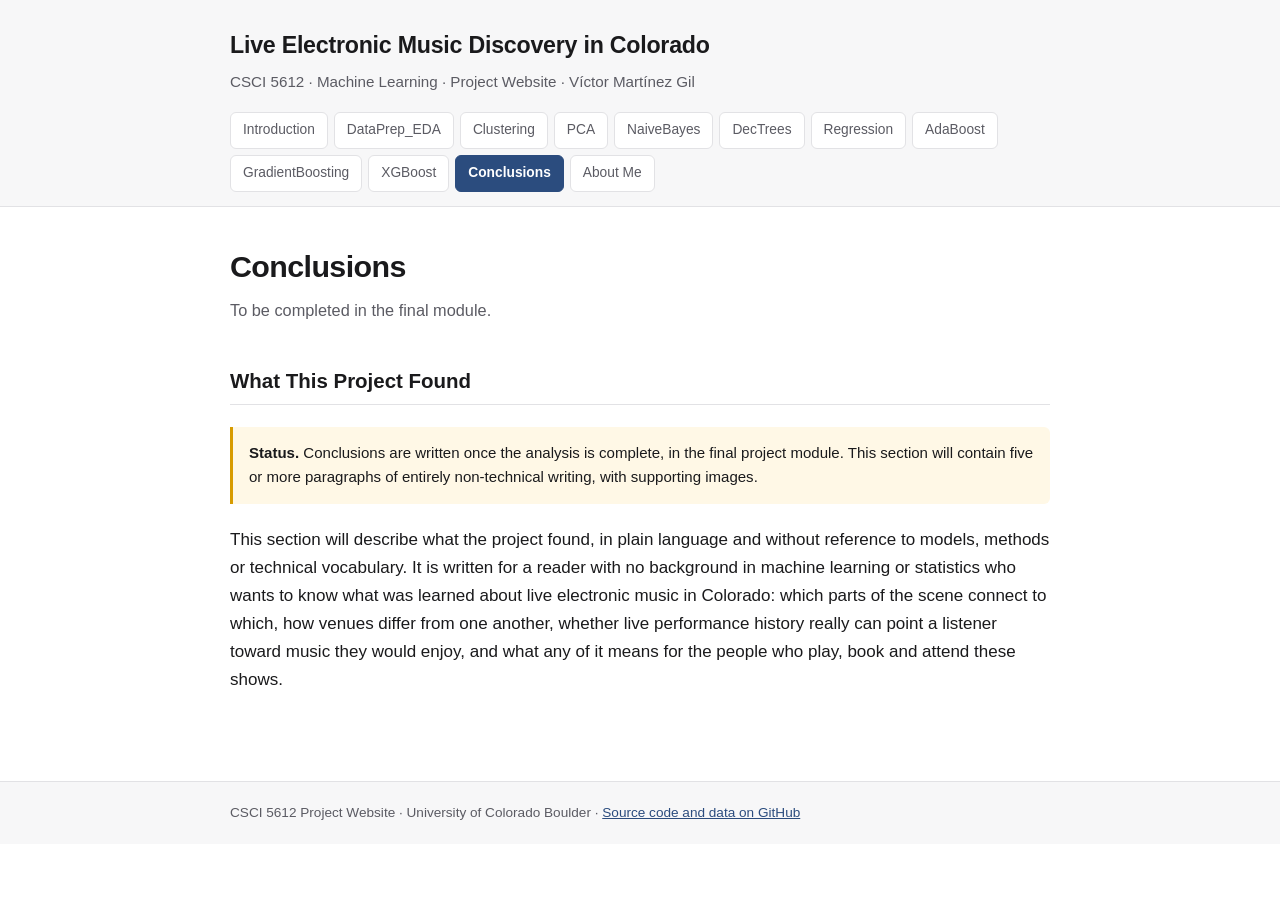
<file: conclusions.html>
<!DOCTYPE html>
<html lang="en">
<head>
<meta charset="utf-8">
<meta name="viewport" content="width=device-width, initial-scale=1">
<title>Conclusions &middot; Live Electronic Music Discovery in Colorado</title>
<link rel="stylesheet" href="assets/style.css">
</head>
<body>

<header class="site">
  <div class="header-inner">
    <h1 class="site-title">Live Electronic Music Discovery in Colorado</h1>
    <p class="site-sub">CSCI 5612 &middot; Machine Learning &middot; Project Website &middot; V&iacute;ctor Mart&iacute;nez Gil</p>
  </div>
  <nav class="tabs">
    <a href="index.html">Introduction</a>
    <a href="dataprep_eda.html">DataPrep_EDA</a>
    <a href="clustering.html">Clustering</a>
    <a href="pca.html">PCA</a>
    <a href="naivebayes.html">NaiveBayes</a>
    <a href="dectrees.html">DecTrees</a>
    <a href="regression.html">Regression</a>
    <a href="adaboost.html">AdaBoost</a>
    <a href="gradientboosting.html">GradientBoosting</a>
    <a href="xgboost.html">XGBoost</a>
    <a href="conclusions.html" class="active">Conclusions</a>
    <a href="about.html">About Me</a>
  </nav>
</header>

<main>
<h1>Conclusions</h1>
<p class="lede">To be completed in the final module.</p>

<h2>What This Project Found</h2>

<div class="pending">
  <strong>Status.</strong> Conclusions are written once the analysis is complete, in the
  final project module. This section will contain five or more paragraphs of entirely
  non-technical writing, with supporting images.
</div>

<p>
This section will describe what the project found, in plain language and without reference
to models, methods or technical vocabulary. It is written for a reader with no background
in machine learning or statistics who wants to know what was learned about live electronic
music in Colorado: which parts of the scene connect to which, how venues differ from one
another, whether live performance history really can point a listener toward music they
would enjoy, and what any of it means for the people who play, book and attend these shows.
</p>

</main>

<footer class="site">
  <div class="footer-inner">
    CSCI 5612 Project Website &middot; University of Colorado Boulder &middot;
    <a href="https://github.com/victormartinez2709/eventRecommender">Source code and data on GitHub</a>
  </div>
</footer>

</body>
</html>
</file>
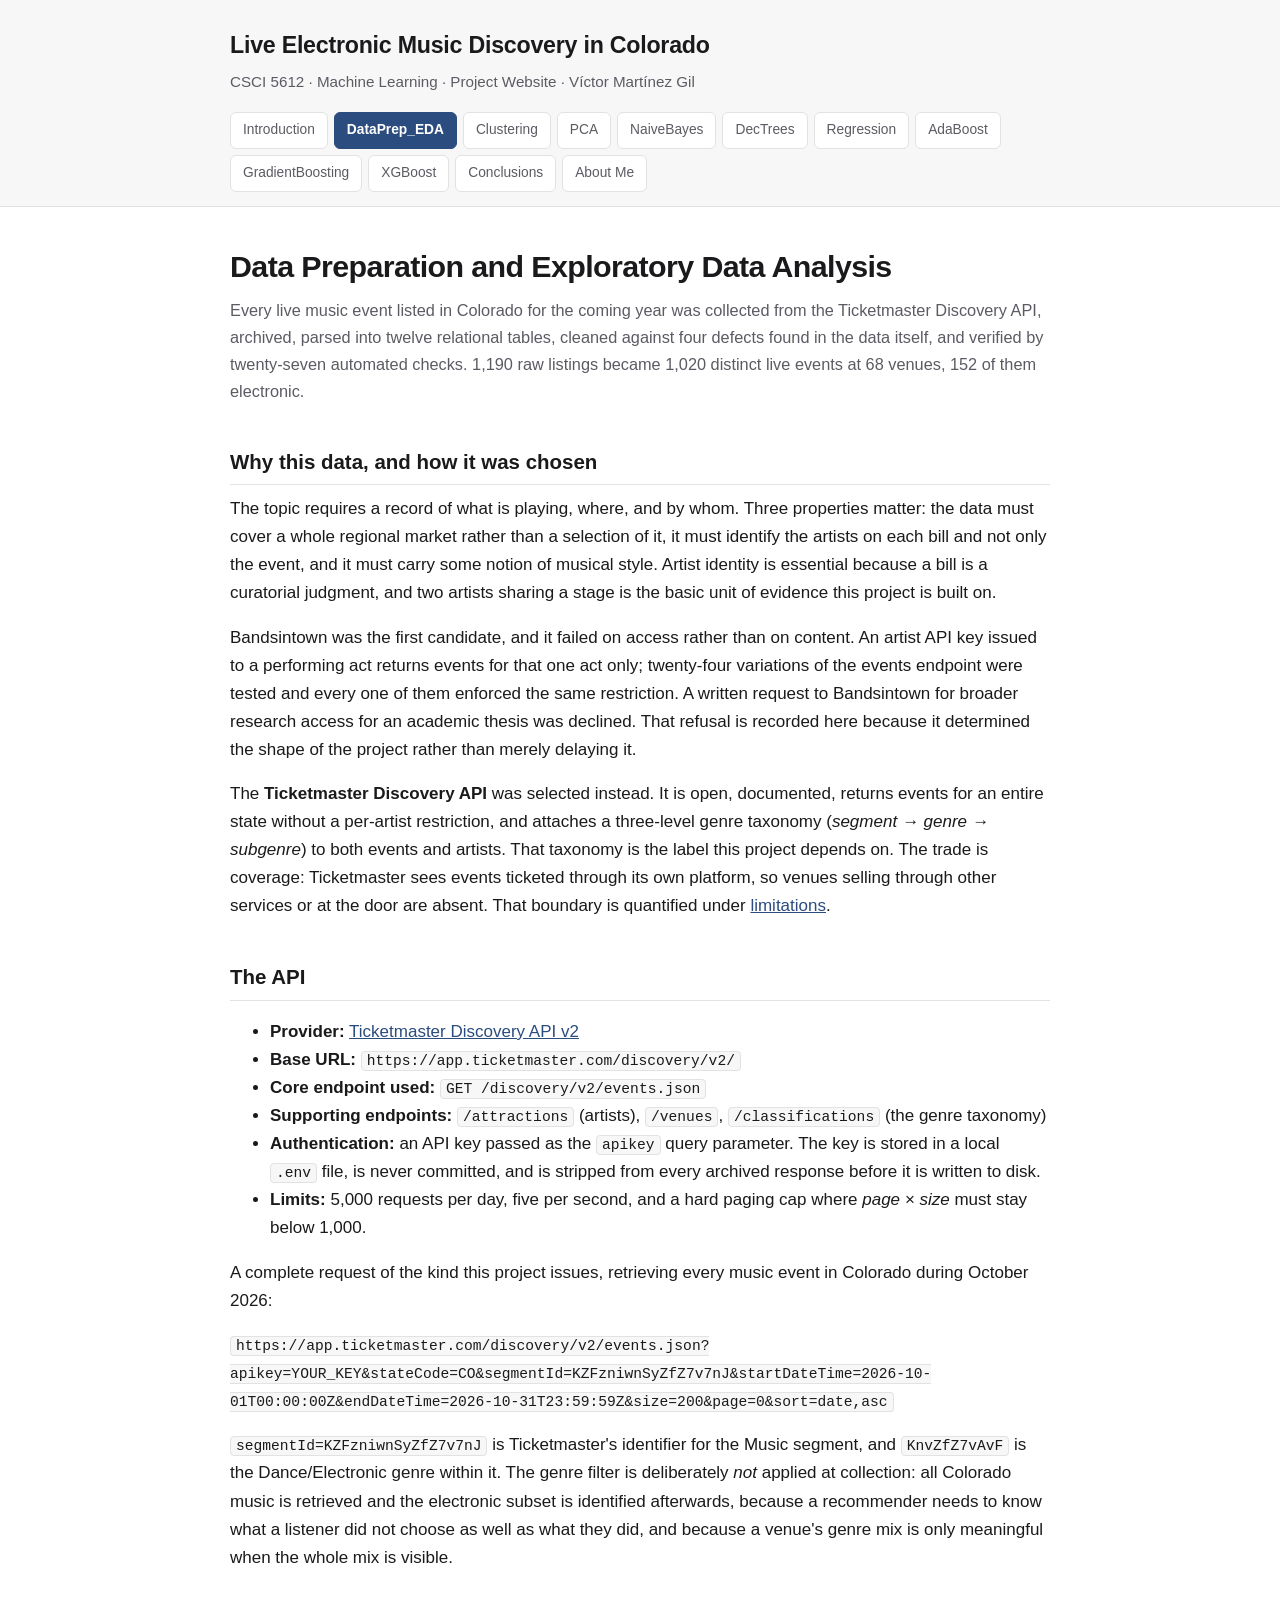
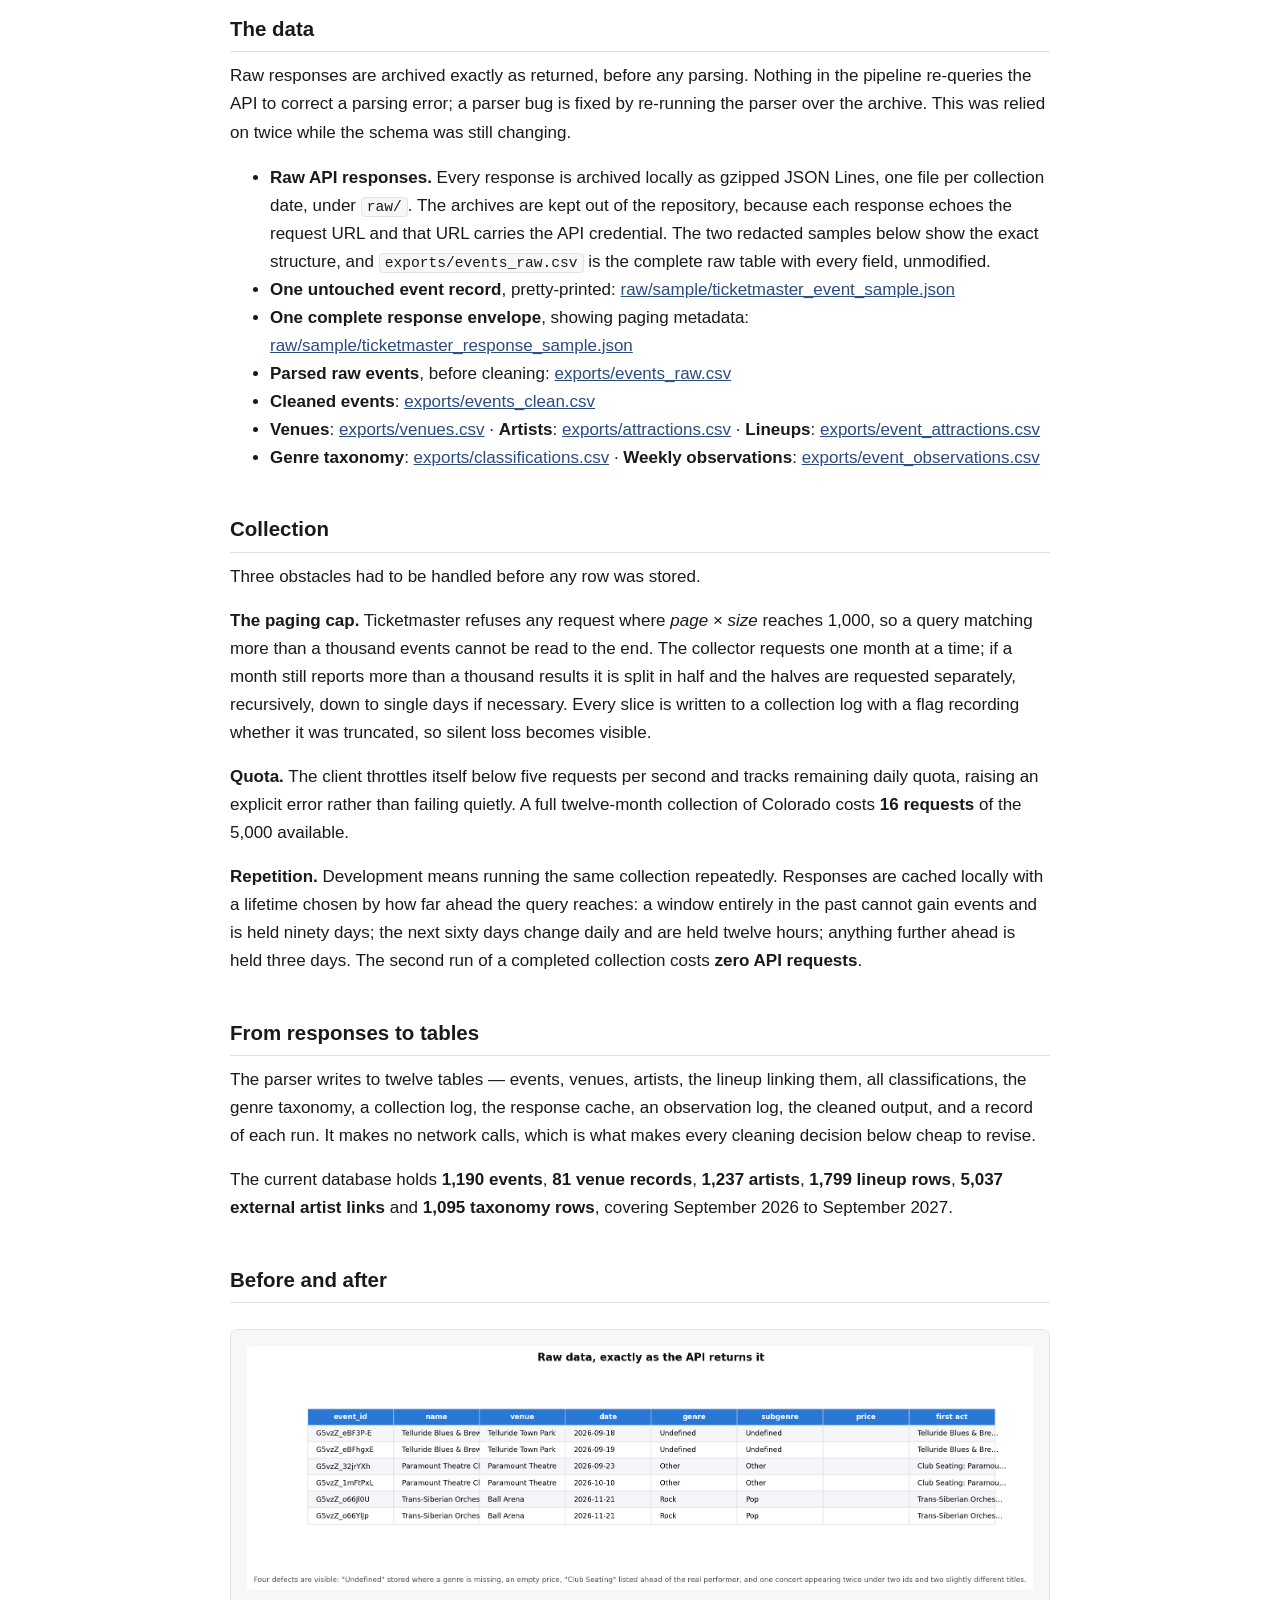
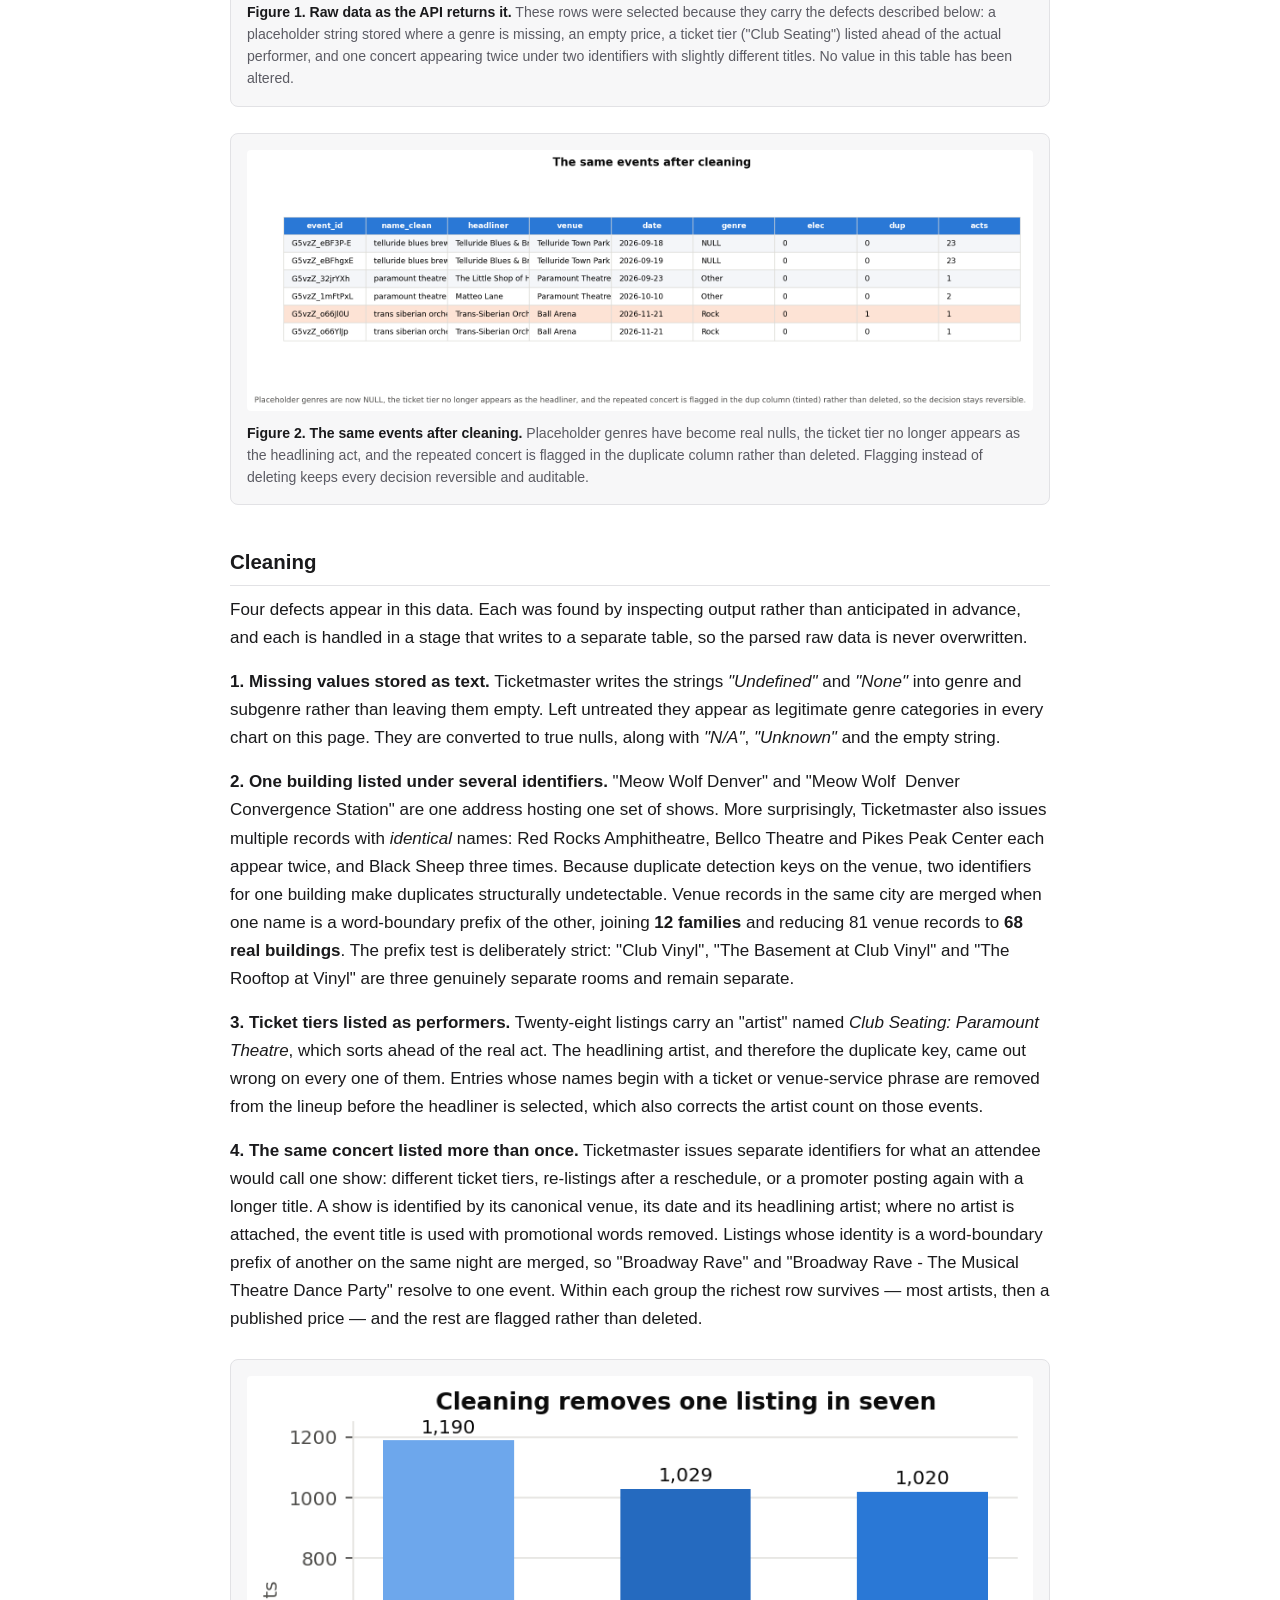
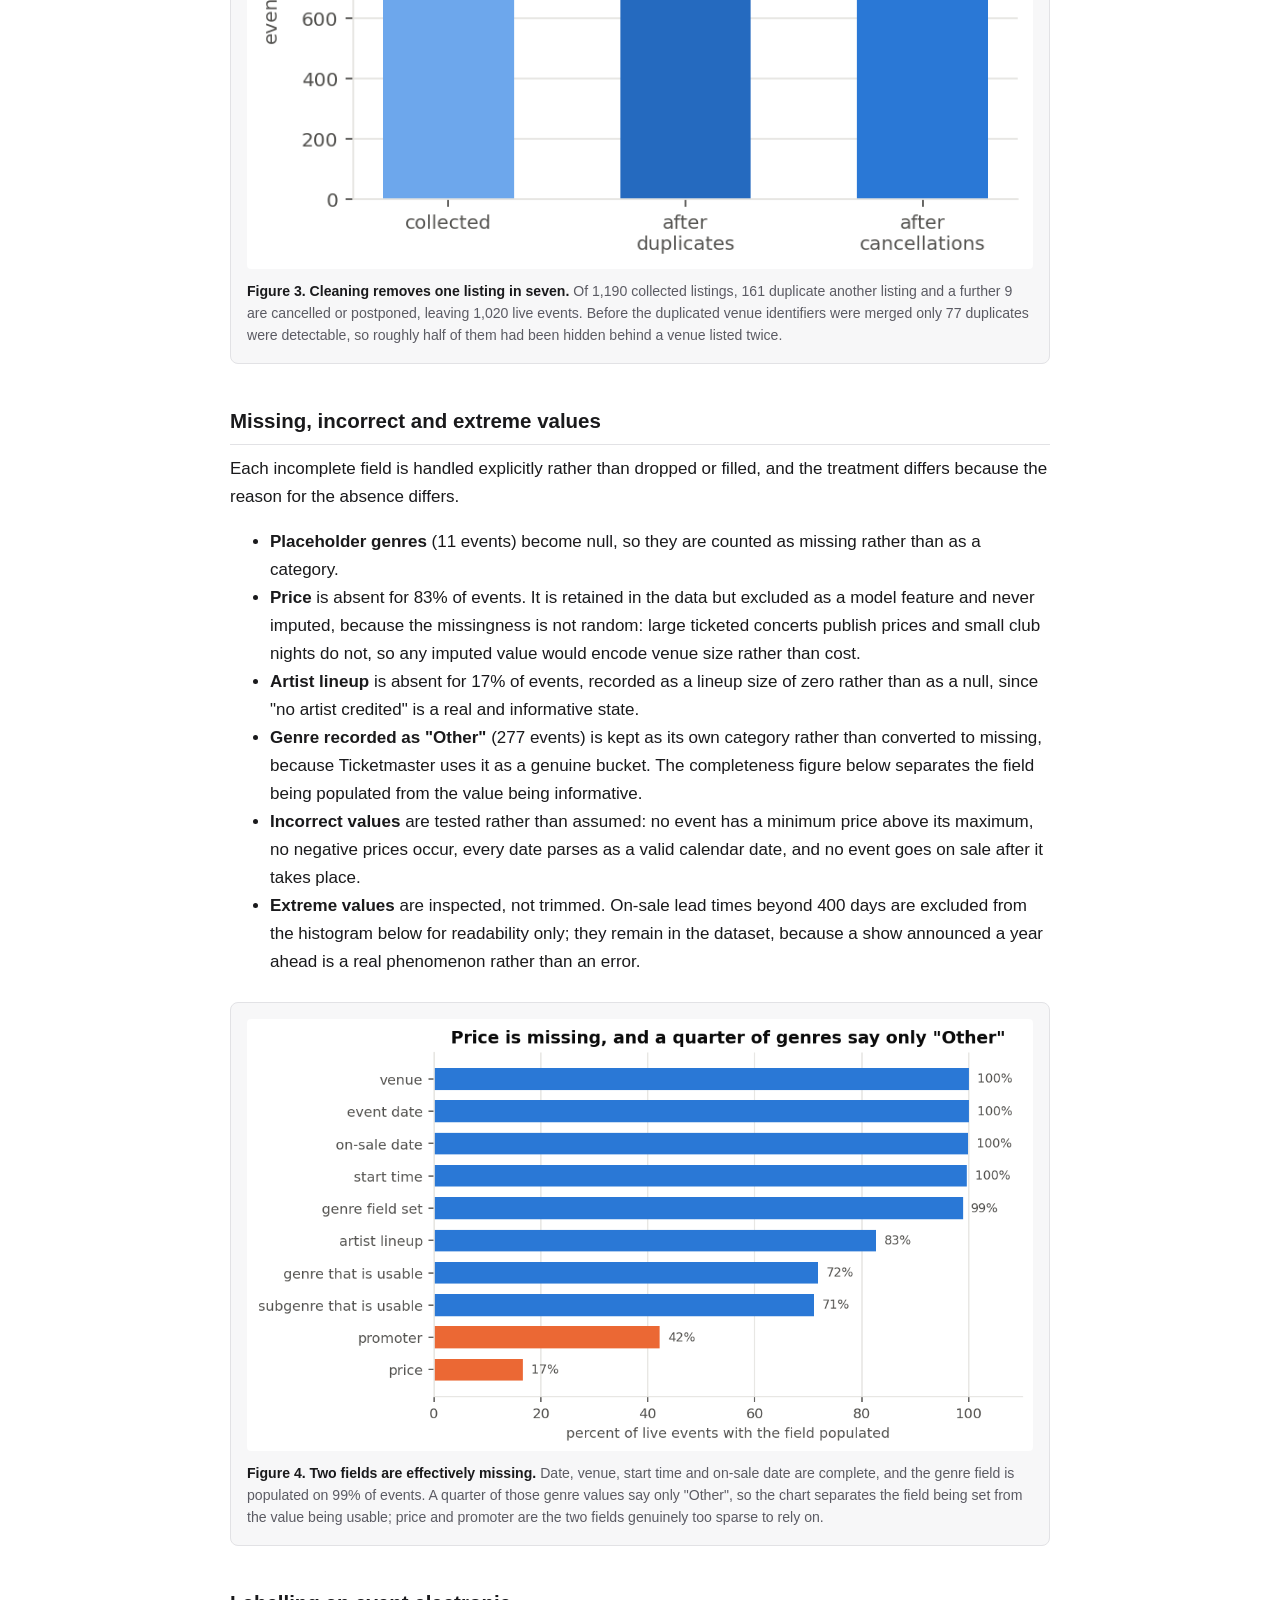
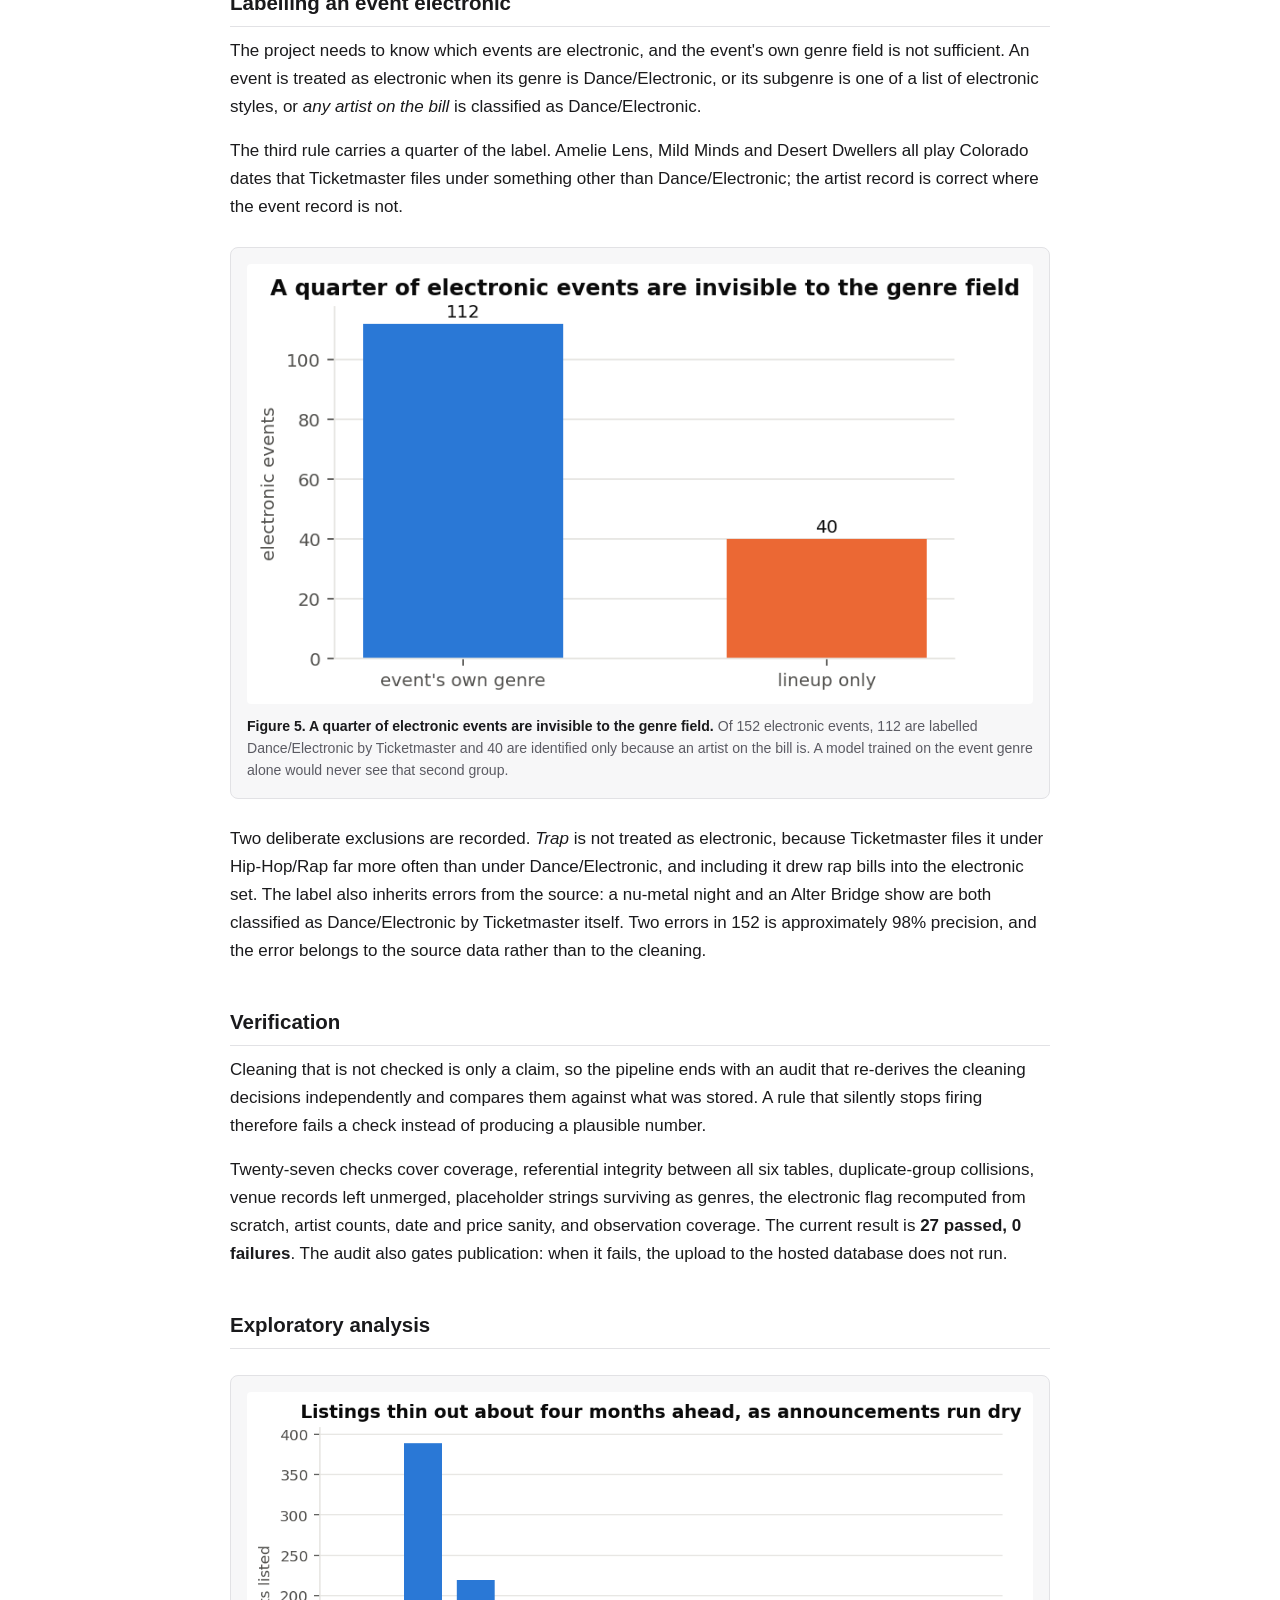
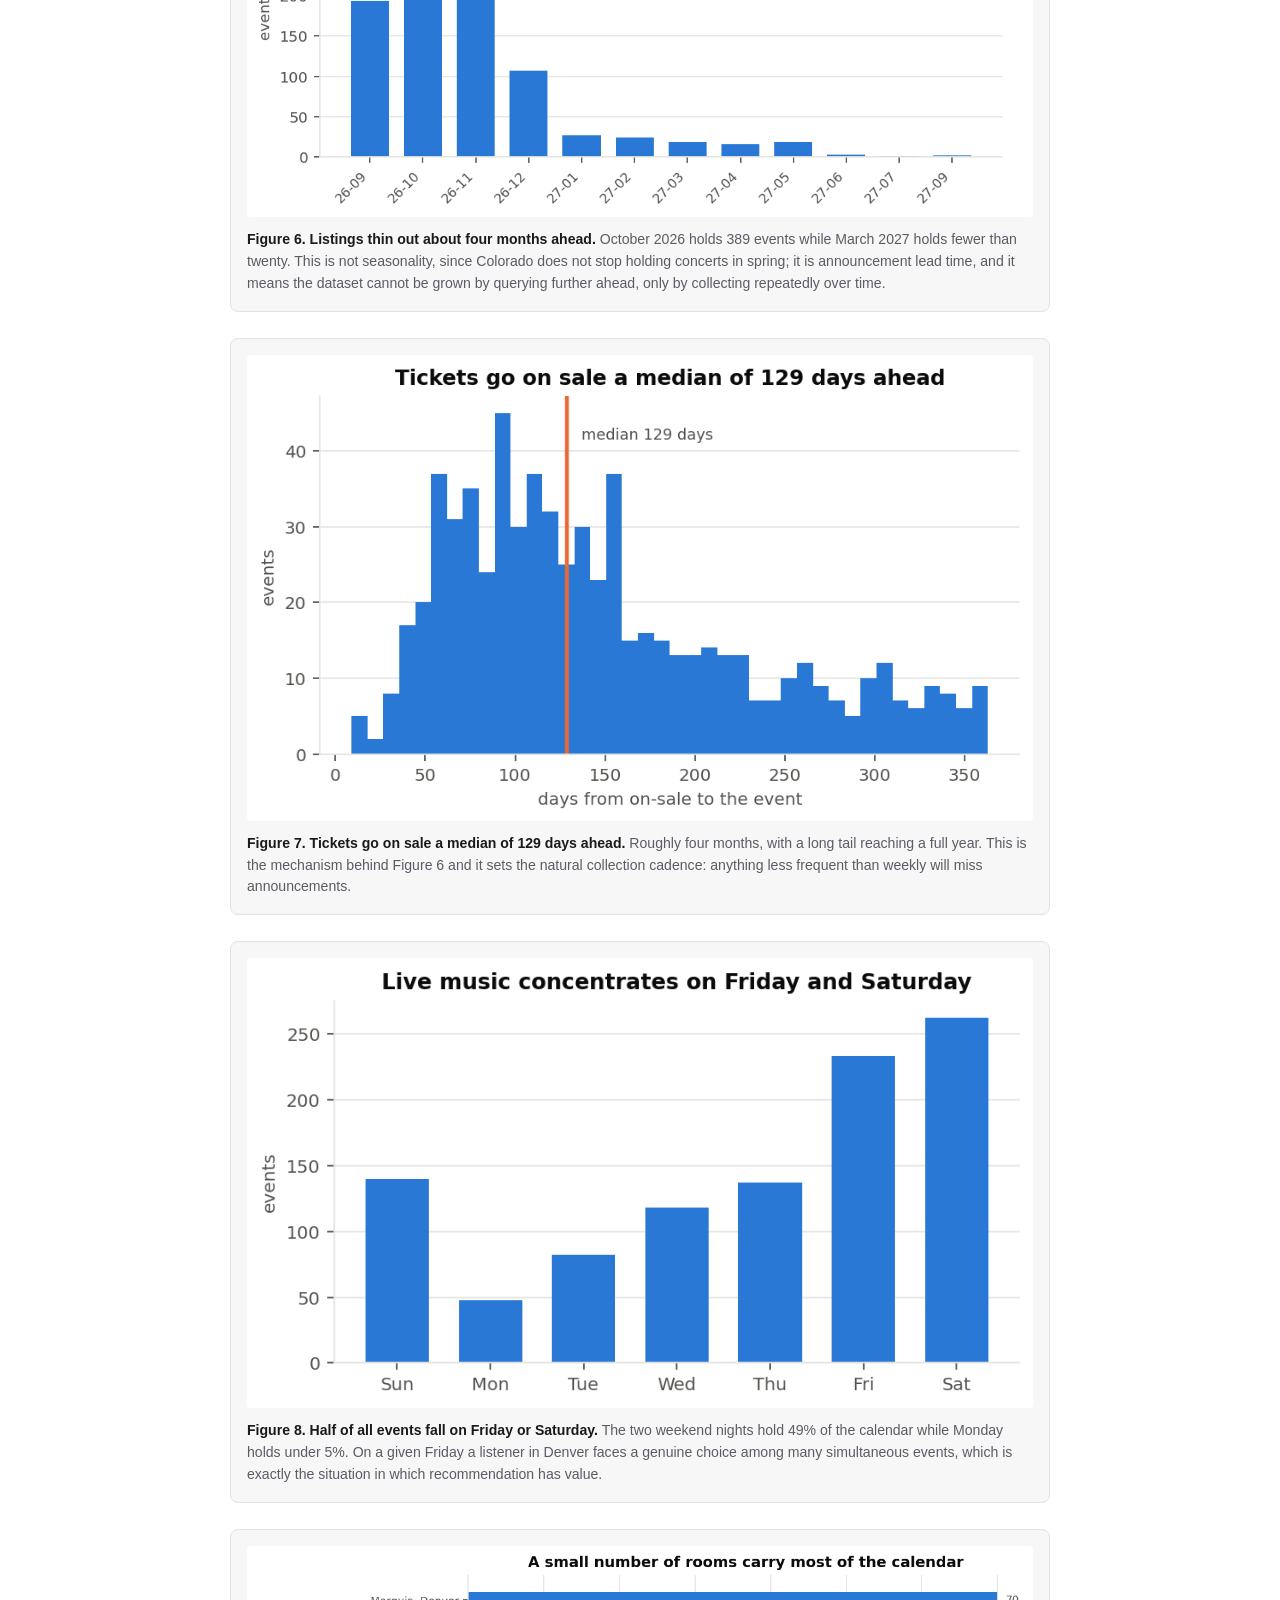
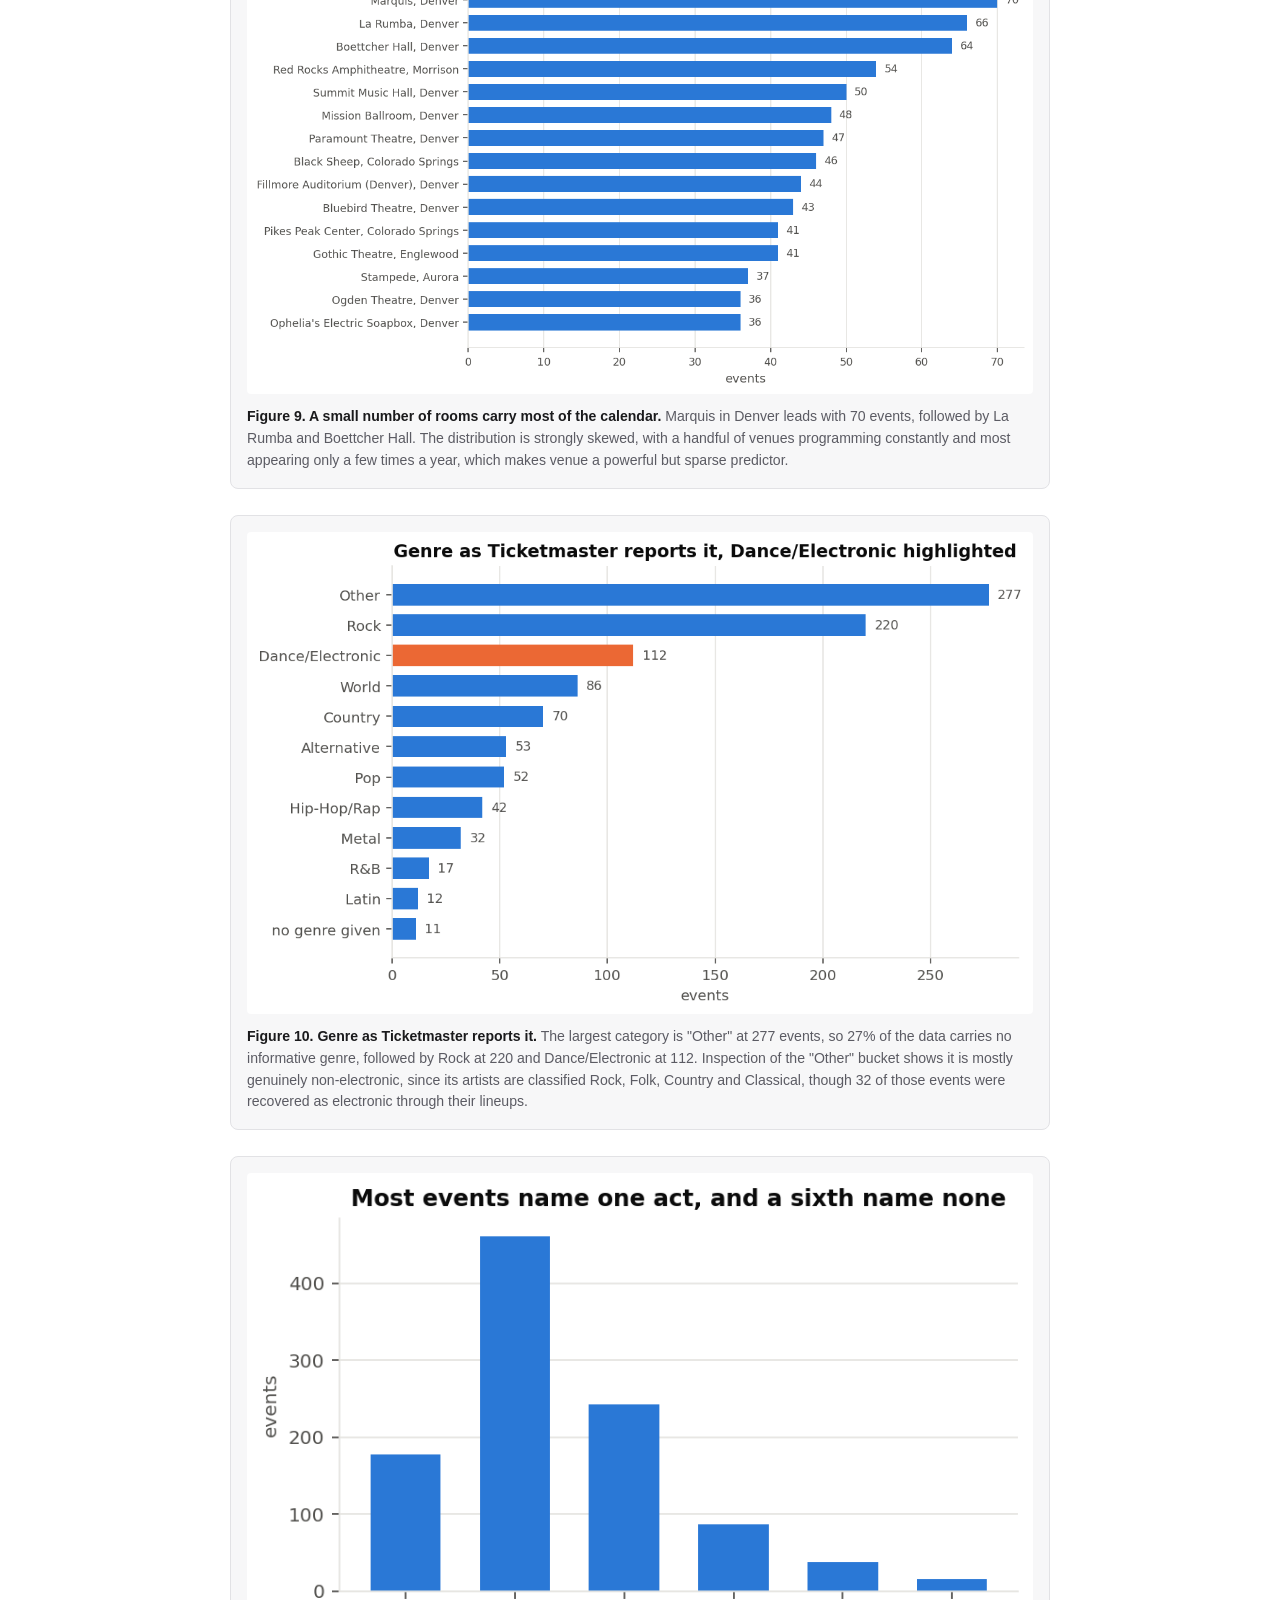
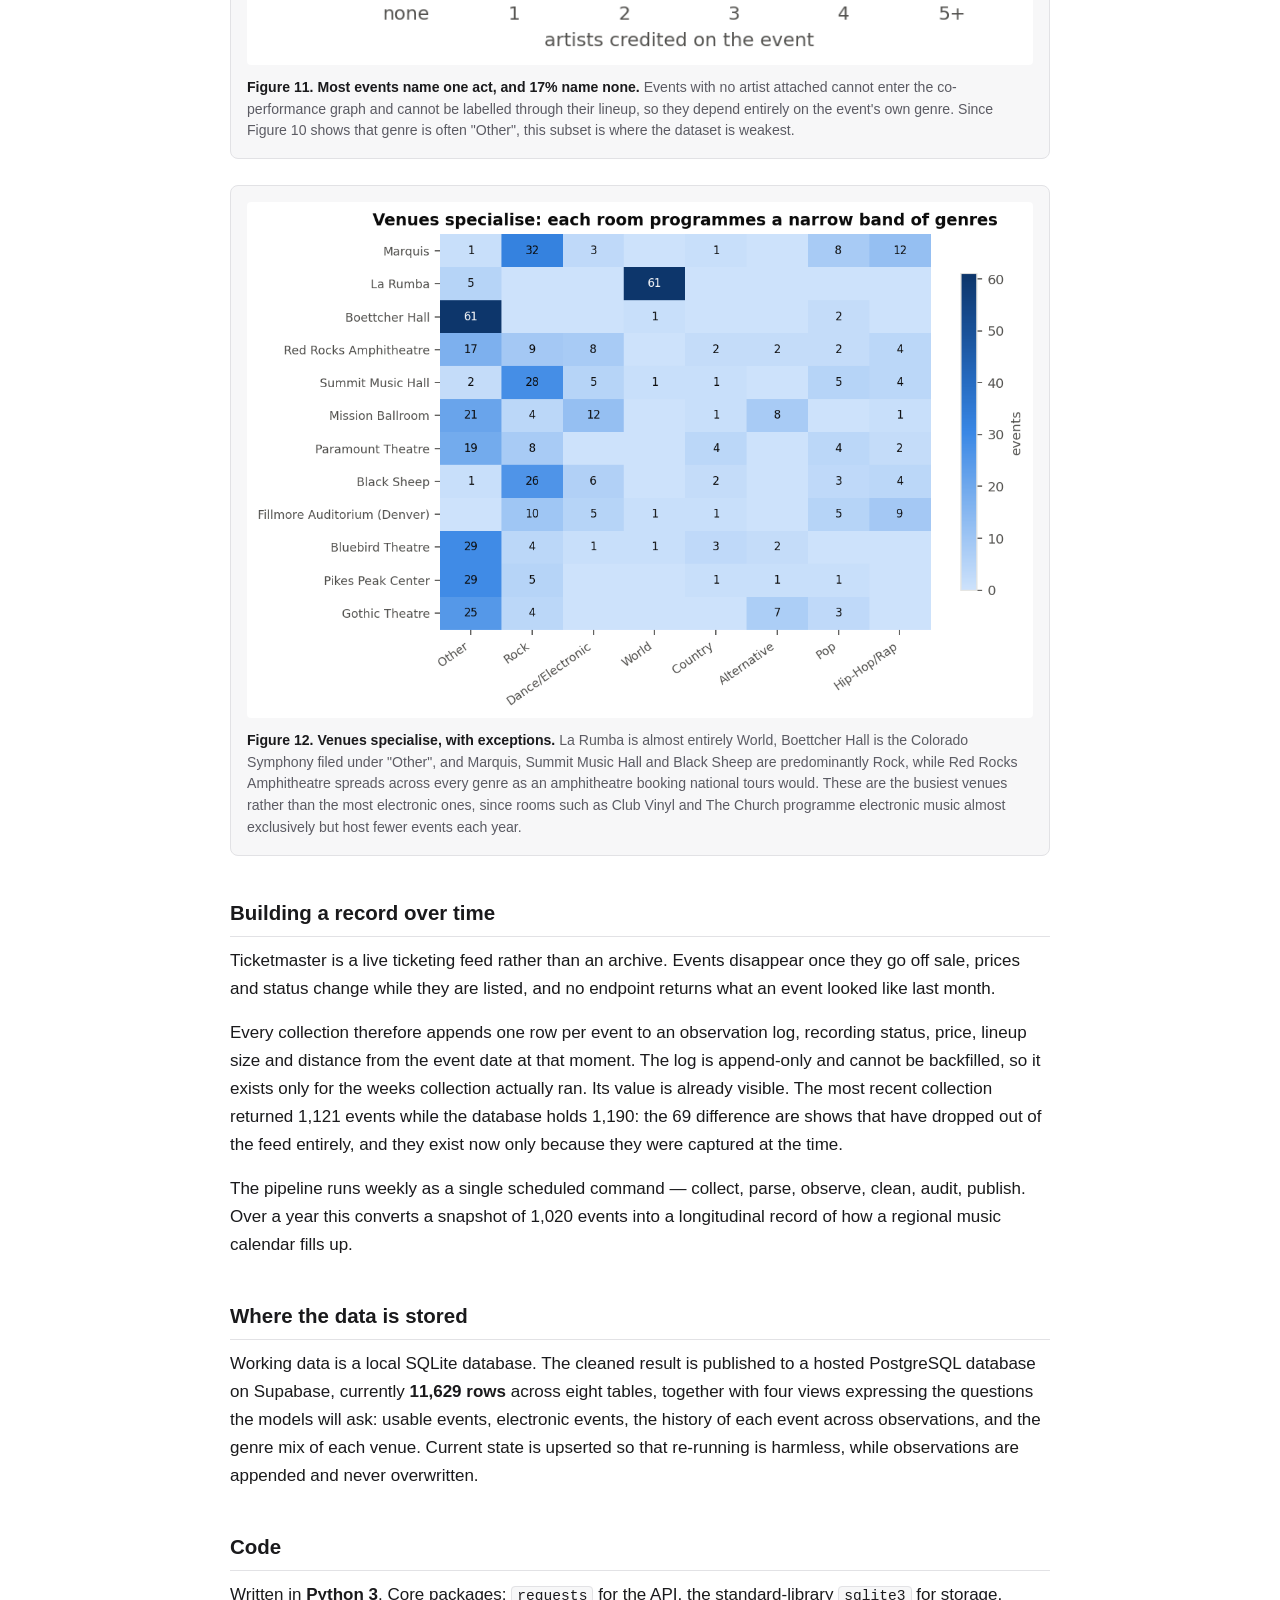
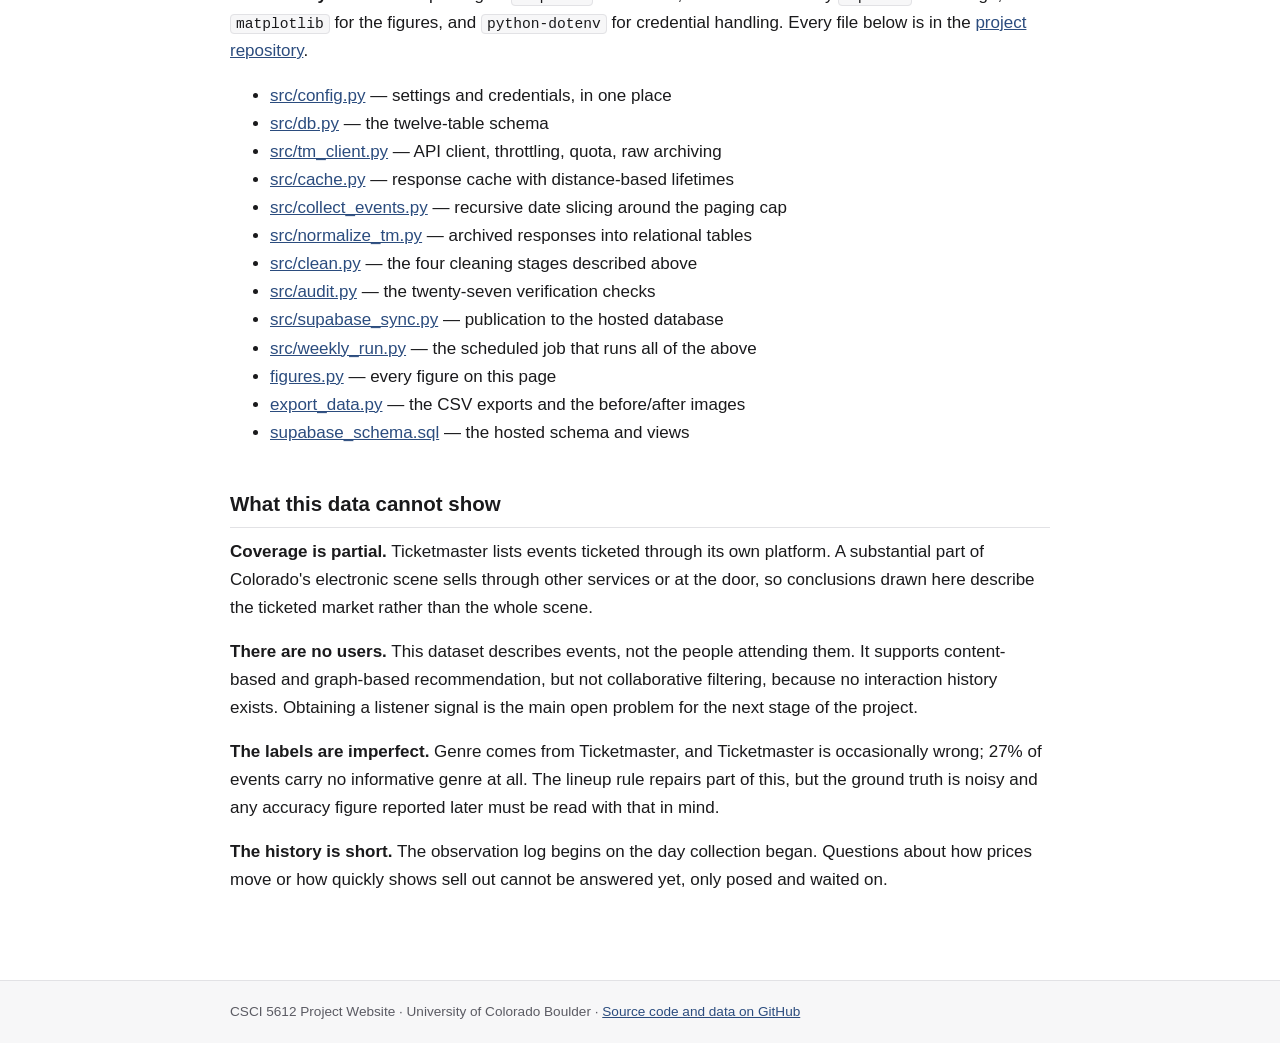
<file: dataprep_eda.html>
<!DOCTYPE html>
<html lang="en">
<head>
<meta charset="utf-8">
<meta name="viewport" content="width=device-width, initial-scale=1">
<title>DataPrep_EDA &middot; Live Electronic Music Discovery in Colorado</title>
<link rel="stylesheet" href="assets/style.css">
</head>
<body>

<header class="site">
  <div class="header-inner">
    <h1 class="site-title">Live Electronic Music Discovery in Colorado</h1>
    <p class="site-sub">CSCI 5612 &middot; Machine Learning &middot; Project Website &middot; V&iacute;ctor Mart&iacute;nez Gil</p>
  </div>
  <nav class="tabs">
    <a href="index.html">Introduction</a>
    <a href="dataprep_eda.html" class="active">DataPrep_EDA</a>
    <a href="clustering.html">Clustering</a>
    <a href="pca.html">PCA</a>
    <a href="naivebayes.html">NaiveBayes</a>
    <a href="dectrees.html">DecTrees</a>
    <a href="regression.html">Regression</a>
    <a href="adaboost.html">AdaBoost</a>
    <a href="gradientboosting.html">GradientBoosting</a>
    <a href="xgboost.html">XGBoost</a>
    <a href="conclusions.html">Conclusions</a>
    <a href="about.html">About Me</a>
  </nav>
</header>

<main>
<h1>Data Preparation and Exploratory Data Analysis</h1>

<p class="lede">
  Every live music event listed in Colorado for the coming year was collected
  from the Ticketmaster Discovery API, archived, parsed into twelve relational
  tables, cleaned against four defects found in the data itself, and verified by
  twenty-seven automated checks. 1,190 raw listings became 1,020 distinct live
  events at 68 venues, 152 of them electronic.
</p>

<h2>Why this data, and how it was chosen</h2>

<p>
  The topic requires a record of what is playing, where, and by whom. Three
  properties matter: the data must cover a whole regional market rather than a
  selection of it, it must identify the artists on each bill and not only the
  event, and it must carry some notion of musical style. Artist identity is
  essential because a bill is a curatorial judgment, and two artists sharing a
  stage is the basic unit of evidence this project is built on.
</p>

<p>
  Bandsintown was the first candidate, and it failed on access rather than on
  content. An artist API key issued to a performing act returns events for that
  one act only; twenty-four variations of the events endpoint were tested and
  every one of them enforced the same restriction. A written request to
  Bandsintown for broader research access for an academic thesis was declined.
  That refusal is recorded here because it determined the shape of the project
  rather than merely delaying it.
</p>

<p>
  The <strong>Ticketmaster Discovery API</strong> was selected instead. It is
  open, documented, returns events for an entire state without a per-artist
  restriction, and attaches a three-level genre taxonomy
  (<em>segment &rarr; genre &rarr; subgenre</em>) to both events and artists.
  That taxonomy is the label this project depends on. The trade is coverage:
  Ticketmaster sees events ticketed through its own platform, so venues selling
  through other services or at the door are absent. That boundary is quantified
  under <a href="#limits">limitations</a>.
</p>

<h2 id="api">The API</h2>

<ul>
  <li><strong>Provider:</strong>
      <a href="https://developer.ticketmaster.com/products-and-docs/apis/discovery-api/v2/">Ticketmaster Discovery API v2</a></li>
  <li><strong>Base URL:</strong> <code>https://app.ticketmaster.com/discovery/v2/</code></li>
  <li><strong>Core endpoint used:</strong> <code>GET /discovery/v2/events.json</code></li>
  <li><strong>Supporting endpoints:</strong> <code>/attractions</code> (artists),
      <code>/venues</code>, <code>/classifications</code> (the genre taxonomy)</li>
  <li><strong>Authentication:</strong> an API key passed as the
      <code>apikey</code> query parameter. The key is stored in a local
      <code>.env</code> file, is never committed, and is stripped from every
      archived response before it is written to disk.</li>
  <li><strong>Limits:</strong> 5,000 requests per day, five per second, and a
      hard paging cap where <em>page &times; size</em> must stay below 1,000.</li>
</ul>

<p>
  A complete request of the kind this project issues, retrieving every music
  event in Colorado during October 2026:
</p>

<p><code>
https://app.ticketmaster.com/discovery/v2/events.json?apikey=YOUR_KEY&amp;stateCode=CO&amp;segmentId=KZFzniwnSyZfZ7v7nJ&amp;startDateTime=2026-10-01T00:00:00Z&amp;endDateTime=2026-10-31T23:59:59Z&amp;size=200&amp;page=0&amp;sort=date,asc
</code></p>

<p>
  <code>segmentId=KZFzniwnSyZfZ7v7nJ</code> is Ticketmaster's identifier for the
  Music segment, and <code>KnvZfZ7vAvF</code> is the Dance/Electronic genre
  within it. The genre filter is deliberately <em>not</em> applied at
  collection: all Colorado music is retrieved and the electronic subset is
  identified afterwards, because a recommender needs to know what a listener
  did not choose as well as what they did, and because a venue's genre mix is
  only meaningful when the whole mix is visible.
</p>

<h2 id="data">The data</h2>

<p>
  Raw responses are archived exactly as returned, before any parsing. Nothing in
  the pipeline re-queries the API to correct a parsing error; a parser bug is
  fixed by re-running the parser over the archive. This was relied on twice
  while the schema was still changing.
</p>

<ul>
  <li><strong>Raw API responses.</strong> Every response is archived locally as
      gzipped JSON Lines, one file per collection date, under <code>raw/</code>.
      The archives are kept out of the repository, because each
      response echoes the request URL and that URL carries the API
      credential. The two redacted samples below show the
      exact structure, and <code>exports/events_raw.csv</code> is the complete
      raw table with every field, unmodified.</li>
  <li><strong>One untouched event record</strong>, pretty-printed:
      <a href="https://github.com/victormartinez2709/eventRecommender/blob/main/raw/sample/ticketmaster_event_sample.json">raw/sample/ticketmaster_event_sample.json</a></li>
  <li><strong>One complete response envelope</strong>, showing paging metadata:
      <a href="https://github.com/victormartinez2709/eventRecommender/blob/main/raw/sample/ticketmaster_response_sample.json">raw/sample/ticketmaster_response_sample.json</a></li>
  <li><strong>Parsed raw events</strong>, before cleaning:
      <a href="https://github.com/victormartinez2709/eventRecommender/blob/main/exports/events_raw.csv">exports/events_raw.csv</a></li>
  <li><strong>Cleaned events</strong>:
      <a href="https://github.com/victormartinez2709/eventRecommender/blob/main/exports/events_clean.csv">exports/events_clean.csv</a></li>
  <li><strong>Venues</strong>:
      <a href="https://github.com/victormartinez2709/eventRecommender/blob/main/exports/venues.csv">exports/venues.csv</a>
      &middot; <strong>Artists</strong>:
      <a href="https://github.com/victormartinez2709/eventRecommender/blob/main/exports/attractions.csv">exports/attractions.csv</a>
      &middot; <strong>Lineups</strong>:
      <a href="https://github.com/victormartinez2709/eventRecommender/blob/main/exports/event_attractions.csv">exports/event_attractions.csv</a></li>
  <li><strong>Genre taxonomy</strong>:
      <a href="https://github.com/victormartinez2709/eventRecommender/blob/main/exports/classifications.csv">exports/classifications.csv</a>
      &middot; <strong>Weekly observations</strong>:
      <a href="https://github.com/victormartinez2709/eventRecommender/blob/main/exports/event_observations.csv">exports/event_observations.csv</a></li>
</ul>

<h2>Collection</h2>

<p>
  Three obstacles had to be handled before any row was stored.
</p>

<p>
  <strong>The paging cap.</strong> Ticketmaster refuses any request where
  <em>page &times; size</em> reaches 1,000, so a query matching more than a
  thousand events cannot be read to the end. The collector requests one month at
  a time; if a month still reports more than a thousand results it is split in
  half and the halves are requested separately, recursively, down to single
  days if necessary. Every slice is written to a collection log with a flag
  recording whether it was truncated, so silent loss becomes visible.
</p>

<p>
  <strong>Quota.</strong> The client throttles itself below five requests per
  second and tracks remaining daily quota, raising an explicit error rather than
  failing quietly. A full twelve-month collection of Colorado costs
  <strong>16 requests</strong> of the 5,000 available.
</p>

<p>
  <strong>Repetition.</strong> Development means running the same collection
  repeatedly. Responses are cached locally with a lifetime chosen by how far
  ahead the query reaches: a window entirely in the past cannot gain events and
  is held ninety days; the next sixty days change daily and are held twelve
  hours; anything further ahead is held three days. The second run of a
  completed collection costs <strong>zero API requests</strong>.
</p>

<h2>From responses to tables</h2>

<p>
  The parser writes to twelve tables &mdash; events, venues, artists, the lineup
  linking them, all classifications, the genre taxonomy, a collection log, the
  response cache, an observation log, the cleaned output, and a record of each
  run. It makes no network calls, which is what makes every cleaning decision
  below cheap to revise.
</p>

<p>
  The current database holds <strong>1,190 events</strong>,
  <strong>81 venue records</strong>, <strong>1,237 artists</strong>,
  <strong>1,799 lineup rows</strong>, <strong>5,037 external artist links</strong>
  and <strong>1,095 taxonomy rows</strong>, covering September 2026 to
  September 2027.
</p>

<h2>Before and after</h2>

<figure>
  <img src="assets/figures/raw_sample.png" alt="Table of raw event rows showing placeholder genre values, a missing price, a ticket tier listed as the first artist, and one concert listed twice">
  <figcaption>
    <strong>Figure 1. Raw data as the API returns it.</strong> These rows were
    selected because they carry the defects described below: a placeholder
    string stored where a genre is missing, an empty price, a ticket tier
    ("Club Seating") listed ahead of the actual performer, and one concert
    appearing twice under two identifiers with slightly different titles. No
    value in this table has been altered.
  </figcaption>
</figure>

<figure>
  <img src="assets/figures/clean_sample.png" alt="The same event rows after cleaning, with placeholder genres replaced by NULL, real headliners identified, and the repeated concert flagged as a duplicate">
  <figcaption>
    <strong>Figure 2. The same events after cleaning.</strong> Placeholder
    genres have become real nulls, the ticket tier no longer appears as the
    headlining act, and the repeated concert is flagged in the duplicate column
    rather than deleted. Flagging instead of deleting keeps every decision
    reversible and auditable.
  </figcaption>
</figure>

<h2 id="cleaning">Cleaning</h2>

<p>
  Four defects appear in this data. Each was found by inspecting output rather
  than anticipated in advance, and each is handled in a stage that writes to a
  separate table, so the parsed raw data is never overwritten.
</p>

<p>
  <strong>1. Missing values stored as text.</strong> Ticketmaster writes the
  strings <em>"Undefined"</em> and <em>"None"</em> into genre and subgenre rather
  than leaving them empty. Left untreated they appear as legitimate genre
  categories in every chart on this page. They are converted to true nulls,
  along with <em>"N/A"</em>, <em>"Unknown"</em> and the empty string.
</p>

<p>
  <strong>2. One building listed under several identifiers.</strong> "Meow Wolf
  Denver" and "Meow Wolf&nbsp; Denver Convergence Station" are one address
  hosting one set of shows. More surprisingly, Ticketmaster also issues multiple
  records with <em>identical</em> names: Red Rocks Amphitheatre, Bellco Theatre
  and Pikes Peak Center each appear twice, and Black Sheep three times. Because
  duplicate detection keys on the venue, two identifiers for one building make
  duplicates structurally undetectable. Venue records in the same city are
  merged when one name is a word-boundary prefix of the other, joining
  <strong>12 families</strong> and reducing 81 venue records to
  <strong>68 real buildings</strong>. The prefix test is deliberately strict:
  "Club Vinyl", "The Basement at Club Vinyl" and "The Rooftop at Vinyl" are
  three genuinely separate rooms and remain separate.
</p>

<p>
  <strong>3. Ticket tiers listed as performers.</strong> Twenty-eight listings
  carry an "artist" named <em>Club Seating: Paramount Theatre</em>, which sorts
  ahead of the real act. The headlining artist, and therefore the duplicate key,
  came out wrong on every one of them. Entries whose names begin with a ticket
  or venue-service phrase are removed from the lineup before the headliner is
  selected, which also corrects the artist count on those events.
</p>

<p>
  <strong>4. The same concert listed more than once.</strong> Ticketmaster issues
  separate identifiers for what an attendee would call one show: different
  ticket tiers, re-listings after a reschedule, or a promoter posting again with
  a longer title. A show is identified by its canonical venue, its date and its
  headlining artist; where no artist is attached, the event title is used with
  promotional words removed. Listings whose identity is a word-boundary prefix
  of another on the same night are merged, so "Broadway Rave" and "Broadway Rave
  - The Musical Theatre Dance Party" resolve to one event. Within each group the
  richest row survives &mdash; most artists, then a published price &mdash; and
  the rest are flagged rather than deleted.
</p>

<figure>
  <img src="assets/figures/fig08_cleaning_funnel.png" alt="Bar chart showing 1190 collected listings reduced to 1029 after duplicate removal and 1020 after cancellations">
  <figcaption>
    <strong>Figure 3. Cleaning removes one listing in seven.</strong> Of 1,190
    collected listings, 161 duplicate another listing and a further 9 are
    cancelled or postponed, leaving 1,020 live events. Before the duplicated
    venue identifiers were merged only 77 duplicates were detectable, so roughly
    half of them had been hidden behind a venue listed twice.
  </figcaption>
</figure>

<h2>Missing, incorrect and extreme values</h2>

<p>
  Each incomplete field is handled explicitly rather than dropped or filled, and
  the treatment differs because the reason for the absence differs.
</p>

<ul>
  <li><strong>Placeholder genres</strong> (11 events) become null, so they are
      counted as missing rather than as a category.</li>
  <li><strong>Price</strong> is absent for 83% of events. It is retained in the
      data but excluded as a model feature and never imputed, because the
      missingness is not random: large ticketed concerts publish prices and
      small club nights do not, so any imputed value would encode venue size
      rather than cost.</li>
  <li><strong>Artist lineup</strong> is absent for 17% of events, recorded as a
      lineup size of zero rather than as a null, since "no artist credited" is a
      real and informative state.</li>
  <li><strong>Genre recorded as "Other"</strong> (277 events) is kept as its own
      category rather than converted to missing, because Ticketmaster uses it as
      a genuine bucket. The completeness figure below separates the field being
      populated from the value being informative.</li>
  <li><strong>Incorrect values</strong> are tested rather than assumed: no event
      has a minimum price above its maximum, no negative prices occur, every
      date parses as a valid calendar date, and no event goes on sale after it
      takes place.</li>
  <li><strong>Extreme values</strong> are inspected, not trimmed. On-sale lead
      times beyond 400 days are excluded from the histogram below for
      readability only; they remain in the dataset, because a show announced a
      year ahead is a real phenomenon rather than an error.</li>
</ul>

<figure>
  <img src="assets/figures/fig06_field_completeness.png" alt="Horizontal bar chart of field completeness, with price at 17 percent, promoter at 42 percent, and all other fields above 73 percent">
  <figcaption>
    <strong>Figure 4. Two fields are effectively missing.</strong> Date, venue,
    start time and on-sale date are complete, and the genre field is populated on
    99% of events. A quarter of those genre values say only "Other", so the chart
    separates the field being set from the value being usable; price and
    promoter are the two fields genuinely too sparse to rely on.
  </figcaption>
</figure>

<h2>Labelling an event electronic</h2>

<p>
  The project needs to know which events are electronic, and the event's own
  genre field is not sufficient. An event is treated as electronic when its
  genre is Dance/Electronic, or its subgenre is one of a list of electronic
  styles, or <em>any artist on the bill</em> is classified as Dance/Electronic.
</p>

<p>
  The third rule carries a quarter of the label. Amelie Lens, Mild Minds and
  Desert Dwellers all play Colorado dates that Ticketmaster files under
  something other than Dance/Electronic; the artist record is correct where the
  event record is not.
</p>

<figure>
  <img src="assets/figures/fig05_electronic_detection.png" alt="Bar chart comparing 112 electronic events identified by event genre against 40 identified only through the lineup">
  <figcaption>
    <strong>Figure 5. A quarter of electronic events are invisible to the genre
    field.</strong> Of 152 electronic events, 112 are labelled Dance/Electronic
    by Ticketmaster and 40 are identified only because an artist on the bill is.
    A model trained on the event genre alone would never see that second group.
  </figcaption>
</figure>

<p>
  Two deliberate exclusions are recorded. <em>Trap</em> is not treated as
  electronic, because Ticketmaster files it under Hip-Hop/Rap far more often
  than under Dance/Electronic, and including it drew rap bills into the
  electronic set. The label also inherits errors from the source: a nu-metal
  night and an Alter Bridge show are both classified as Dance/Electronic by
  Ticketmaster itself. Two errors in 152 is approximately 98% precision, and the
  error belongs to the source data rather than to the cleaning.
</p>

<h2>Verification</h2>

<p>
  Cleaning that is not checked is only a claim, so the pipeline ends with an
  audit that re-derives the cleaning decisions independently and compares them
  against what was stored. A rule that silently stops firing therefore fails a
  check instead of producing a plausible number.
</p>

<p>
  Twenty-seven checks cover coverage, referential integrity between all six
  tables, duplicate-group collisions, venue records left unmerged, placeholder
  strings surviving as genres, the electronic flag recomputed from scratch,
  artist counts, date and price sanity, and observation coverage. The current
  result is <strong>27 passed, 0 failures</strong>. The audit also gates
  publication: when it fails, the upload to the hosted database does not run.
</p>

<h2>Exploratory analysis</h2>

<figure>
  <img src="assets/figures/fig01_events_per_month.png" alt="Bar chart of events per month, peaking at 389 in October 2026 and falling below 30 per month after January 2027">
  <figcaption>
    <strong>Figure 6. Listings thin out about four months ahead.</strong>
    October 2026 holds 389 events while March 2027 holds fewer than twenty. This
    is not seasonality, since Colorado does not stop holding concerts in spring;
    it is announcement lead time, and it means the dataset cannot be grown by
    querying further ahead, only by collecting repeatedly over time.
  </figcaption>
</figure>

<figure>
  <img src="assets/figures/fig09_lead_time.png" alt="Histogram of days between tickets going on sale and the event date, with a median of 129 days">
  <figcaption>
    <strong>Figure 7. Tickets go on sale a median of 129 days ahead.</strong>
    Roughly four months, with a long tail reaching a full year. This is the
    mechanism behind Figure 6 and it sets the natural collection cadence:
    anything less frequent than weekly will miss announcements.
  </figcaption>
</figure>

<figure>
  <img src="assets/figures/fig02_events_by_weekday.png" alt="Bar chart of events by day of week, with Friday at 233 and Saturday at 262, together 49 percent of all events">
  <figcaption>
    <strong>Figure 8. Half of all events fall on Friday or Saturday.</strong>
    The two weekend nights hold 49% of the calendar while Monday holds under 5%.
    On a given Friday a listener in Denver faces a genuine choice among many
    simultaneous events, which is exactly the situation in which recommendation
    has value.
  </figcaption>
</figure>

<figure>
  <img src="assets/figures/fig03_top_venues.png" alt="Horizontal bar chart of the fifteen busiest venues, led by Marquis in Denver with 70 events">
  <figcaption>
    <strong>Figure 9. A small number of rooms carry most of the calendar.</strong>
    Marquis in Denver leads with 70 events, followed by La Rumba and Boettcher
    Hall. The distribution is strongly skewed, with a handful of venues
    programming constantly and most appearing only a few times a year, which
    makes venue a powerful but sparse predictor.
  </figcaption>
</figure>

<figure>
  <img src="assets/figures/fig04_genre_distribution.png" alt="Horizontal bar chart of genres, with Other at 277, Rock at 220 and Dance/Electronic at 112">
  <figcaption>
    <strong>Figure 10. Genre as Ticketmaster reports it.</strong> The largest
    category is "Other" at 277 events, so 27% of the data carries no informative
    genre, followed by Rock at 220 and Dance/Electronic at 112. Inspection of the
    "Other" bucket shows it is mostly genuinely non-electronic, since its artists
    are classified Rock, Folk, Country and Classical, though 32 of those events
    were recovered as electronic through their lineups.
  </figcaption>
</figure>

<figure>
  <img src="assets/figures/fig07_lineup_size.png" alt="Bar chart of artists credited per event, with 462 events naming one artist and 178 naming none">
  <figcaption>
    <strong>Figure 11. Most events name one act, and 17% name none.</strong>
    Events with no artist attached cannot enter the co-performance graph and
    cannot be labelled through their lineup, so they depend entirely on the
    event's own genre. Since Figure 10 shows that genre is often "Other", this
    subset is where the dataset is weakest.
  </figcaption>
</figure>

<figure>
  <img src="assets/figures/fig10_venue_genre_heatmap.png" alt="Heatmap of the twelve busiest venues against the eight most common genres, showing most venues concentrated in one or two genres">
  <figcaption>
    <strong>Figure 12. Venues specialise, with exceptions.</strong> La Rumba is
    almost entirely World, Boettcher Hall is the Colorado Symphony filed under
    "Other", and Marquis, Summit Music Hall and Black Sheep are predominantly
    Rock, while Red Rocks Amphitheatre spreads across every genre as an
    amphitheatre booking national tours would. These are the busiest venues
    rather than the most electronic ones, since rooms such as Club Vinyl and The
    Church programme electronic music almost exclusively but host fewer events
    each year.
  </figcaption>
</figure>

<h2>Building a record over time</h2>

<p>
  Ticketmaster is a live ticketing feed rather than an archive. Events disappear
  once they go off sale, prices and status change while they are listed, and no
  endpoint returns what an event looked like last month.
</p>

<p>
  Every collection therefore appends one row per event to an observation log,
  recording status, price, lineup size and distance from the event date at that
  moment. The log is append-only and cannot be backfilled, so it exists only for
  the weeks collection actually ran. Its value is already visible. The most recent
  collection returned 1,121 events while the database holds 1,190: the 69
  difference are shows that have dropped out of the feed entirely, and they
  exist now only because they were captured at the time.
</p>

<p>
  The pipeline runs weekly as a single scheduled command &mdash; collect, parse,
  observe, clean, audit, publish. Over a year this converts a snapshot of 1,020
  events into a longitudinal record of how a regional music calendar fills up.
</p>

<h2>Where the data is stored</h2>

<p>
  Working data is a local SQLite database. The cleaned result is published to a
  hosted PostgreSQL database on Supabase, currently
  <strong>11,629 rows</strong> across eight tables, together with four views
  expressing the questions the models will ask: usable events, electronic
  events, the history of each event across observations, and the genre mix of
  each venue. Current state is upserted so that re-running is harmless, while
  observations are appended and never overwritten.
</p>

<h2 id="code">Code</h2>

<p>
  Written in <strong>Python 3</strong>. Core packages: <code>requests</code> for
  the API, the standard-library <code>sqlite3</code> for storage,
  <code>matplotlib</code> for the figures, and <code>python-dotenv</code> for
  credential handling. Every file below is in the
  <a href="https://github.com/victormartinez2709/eventRecommender">project repository</a>.
</p>

<ul>
  <li><a href="https://github.com/victormartinez2709/eventRecommender/blob/main/src/config.py">src/config.py</a> &mdash; settings and credentials, in one place</li>
  <li><a href="https://github.com/victormartinez2709/eventRecommender/blob/main/src/db.py">src/db.py</a> &mdash; the twelve-table schema</li>
  <li><a href="https://github.com/victormartinez2709/eventRecommender/blob/main/src/tm_client.py">src/tm_client.py</a> &mdash; API client, throttling, quota, raw archiving</li>
  <li><a href="https://github.com/victormartinez2709/eventRecommender/blob/main/src/cache.py">src/cache.py</a> &mdash; response cache with distance-based lifetimes</li>
  <li><a href="https://github.com/victormartinez2709/eventRecommender/blob/main/src/collect_events.py">src/collect_events.py</a> &mdash; recursive date slicing around the paging cap</li>
  <li><a href="https://github.com/victormartinez2709/eventRecommender/blob/main/src/normalize_tm.py">src/normalize_tm.py</a> &mdash; archived responses into relational tables</li>
  <li><a href="https://github.com/victormartinez2709/eventRecommender/blob/main/src/clean.py">src/clean.py</a> &mdash; the four cleaning stages described above</li>
  <li><a href="https://github.com/victormartinez2709/eventRecommender/blob/main/src/audit.py">src/audit.py</a> &mdash; the twenty-seven verification checks</li>
  <li><a href="https://github.com/victormartinez2709/eventRecommender/blob/main/src/supabase_sync.py">src/supabase_sync.py</a> &mdash; publication to the hosted database</li>
  <li><a href="https://github.com/victormartinez2709/eventRecommender/blob/main/src/weekly_run.py">src/weekly_run.py</a> &mdash; the scheduled job that runs all of the above</li>
  <li><a href="https://github.com/victormartinez2709/eventRecommender/blob/main/figures.py">figures.py</a> &mdash; every figure on this page</li>
  <li><a href="https://github.com/victormartinez2709/eventRecommender/blob/main/export_data.py">export_data.py</a> &mdash; the CSV exports and the before/after images</li>
  <li><a href="https://github.com/victormartinez2709/eventRecommender/blob/main/supabase_schema.sql">supabase_schema.sql</a> &mdash; the hosted schema and views</li>
</ul>

<h2 id="limits">What this data cannot show</h2>

<p>
  <strong>Coverage is partial.</strong> Ticketmaster lists events ticketed
  through its own platform. A substantial part of Colorado's electronic scene
  sells through other services or at the door, so conclusions drawn here
  describe the ticketed market rather than the whole scene.
</p>

<p>
  <strong>There are no users.</strong> This dataset describes events, not the
  people attending them. It supports content-based and graph-based
  recommendation, but not collaborative filtering, because no interaction
  history exists. Obtaining a listener signal is the main open problem for the
  next stage of the project.
</p>

<p>
  <strong>The labels are imperfect.</strong> Genre comes from Ticketmaster, and
  Ticketmaster is occasionally wrong; 27% of events carry no informative genre
  at all. The lineup rule repairs part of this, but the ground truth is noisy
  and any accuracy figure reported later must be read with that in mind.
</p>

<p>
  <strong>The history is short.</strong> The observation log begins on the day
  collection began. Questions about how prices move or how quickly shows sell
  out cannot be answered yet, only posed and waited on.
</p>

</main>

<footer class="site">
  <div class="footer-inner">
    CSCI 5612 Project Website &middot; University of Colorado Boulder &middot;
    <a href="https://github.com/victormartinez2709/eventRecommender">Source code and data on GitHub</a>
  </div>
</footer>

</body>
</html>
</file>
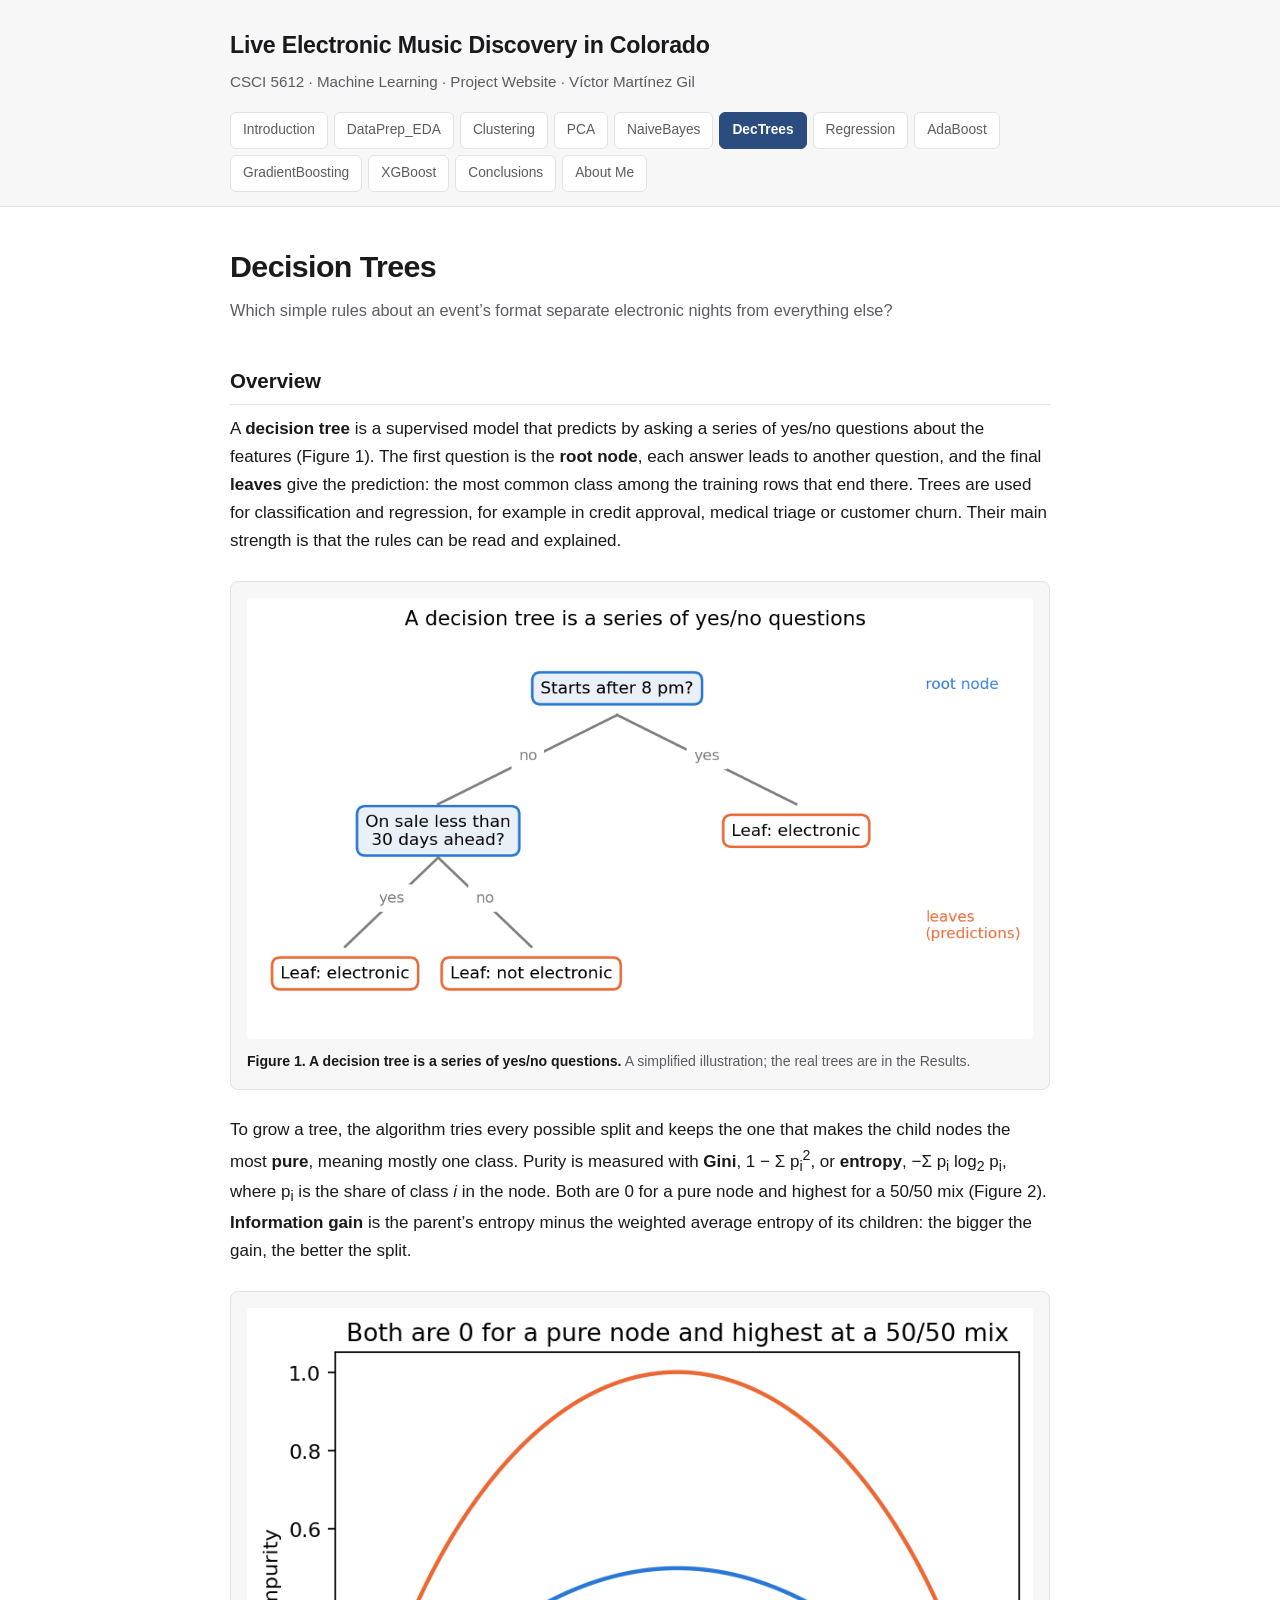
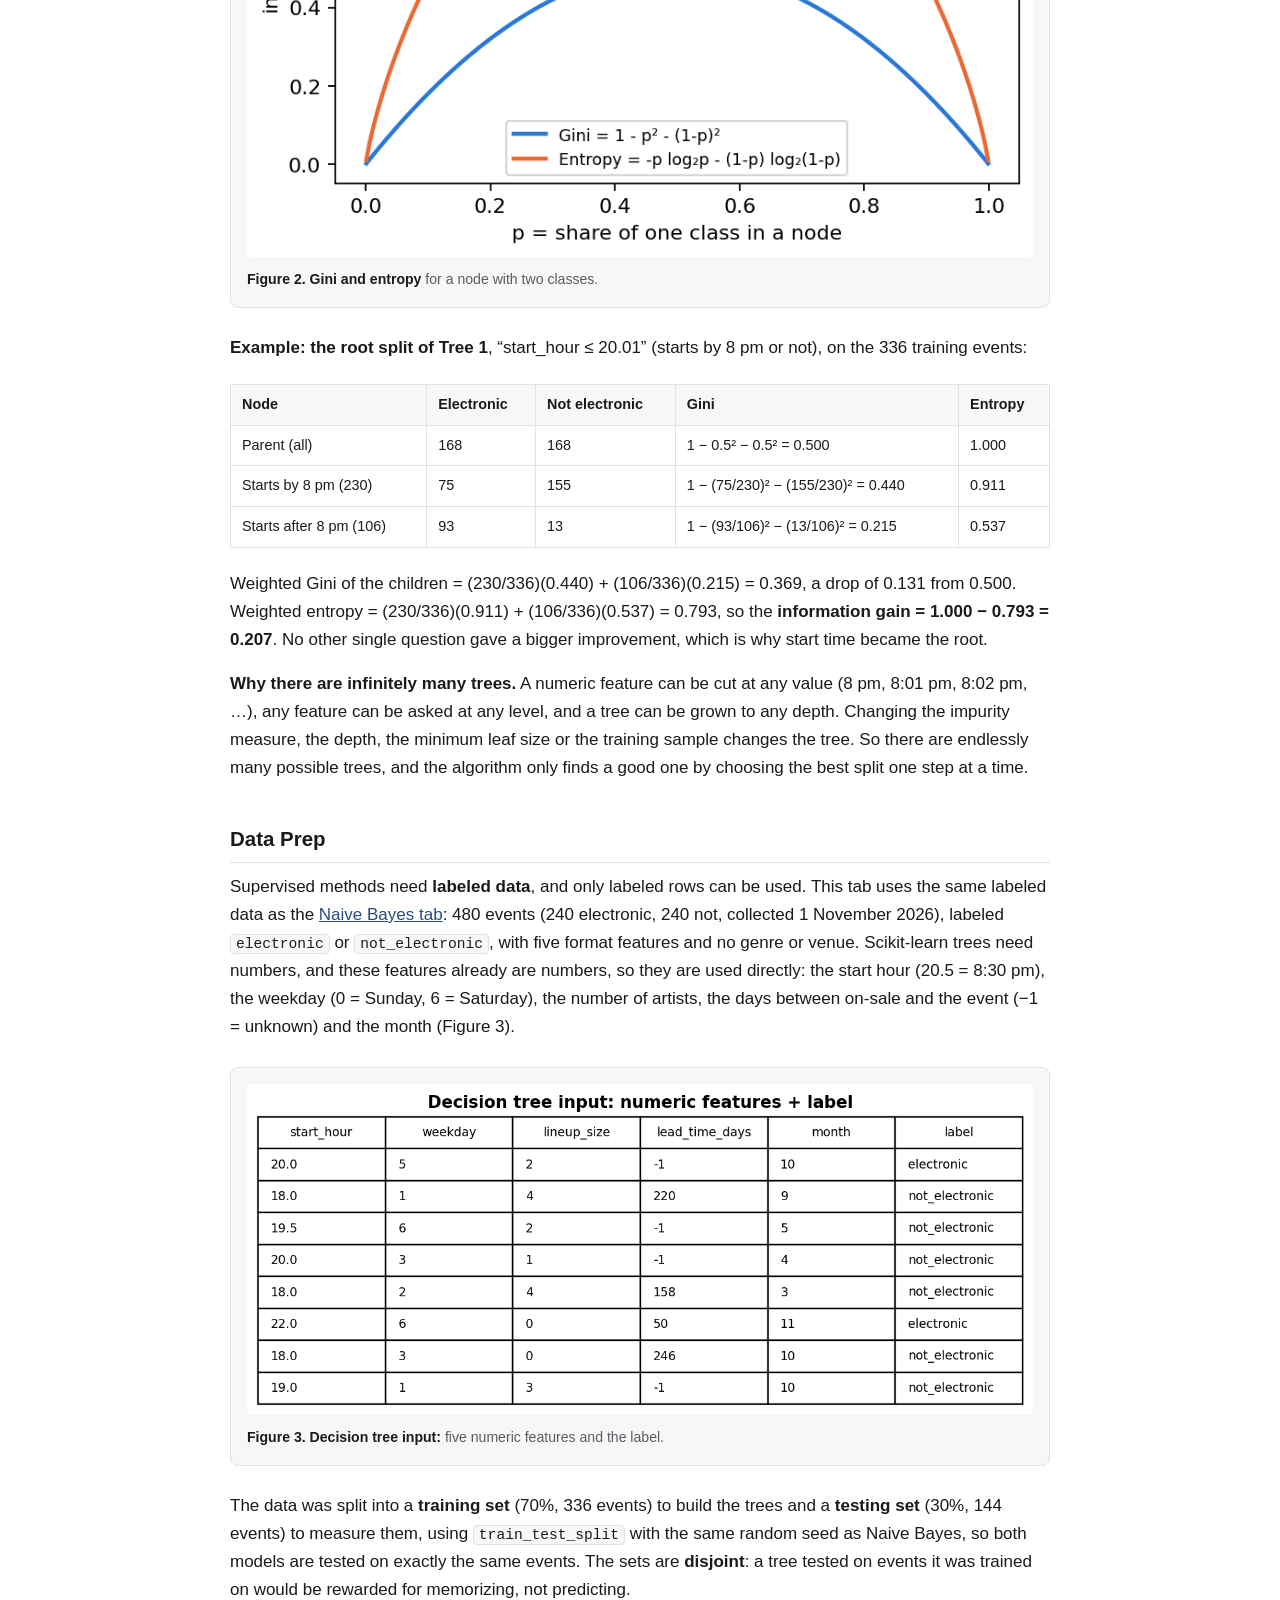
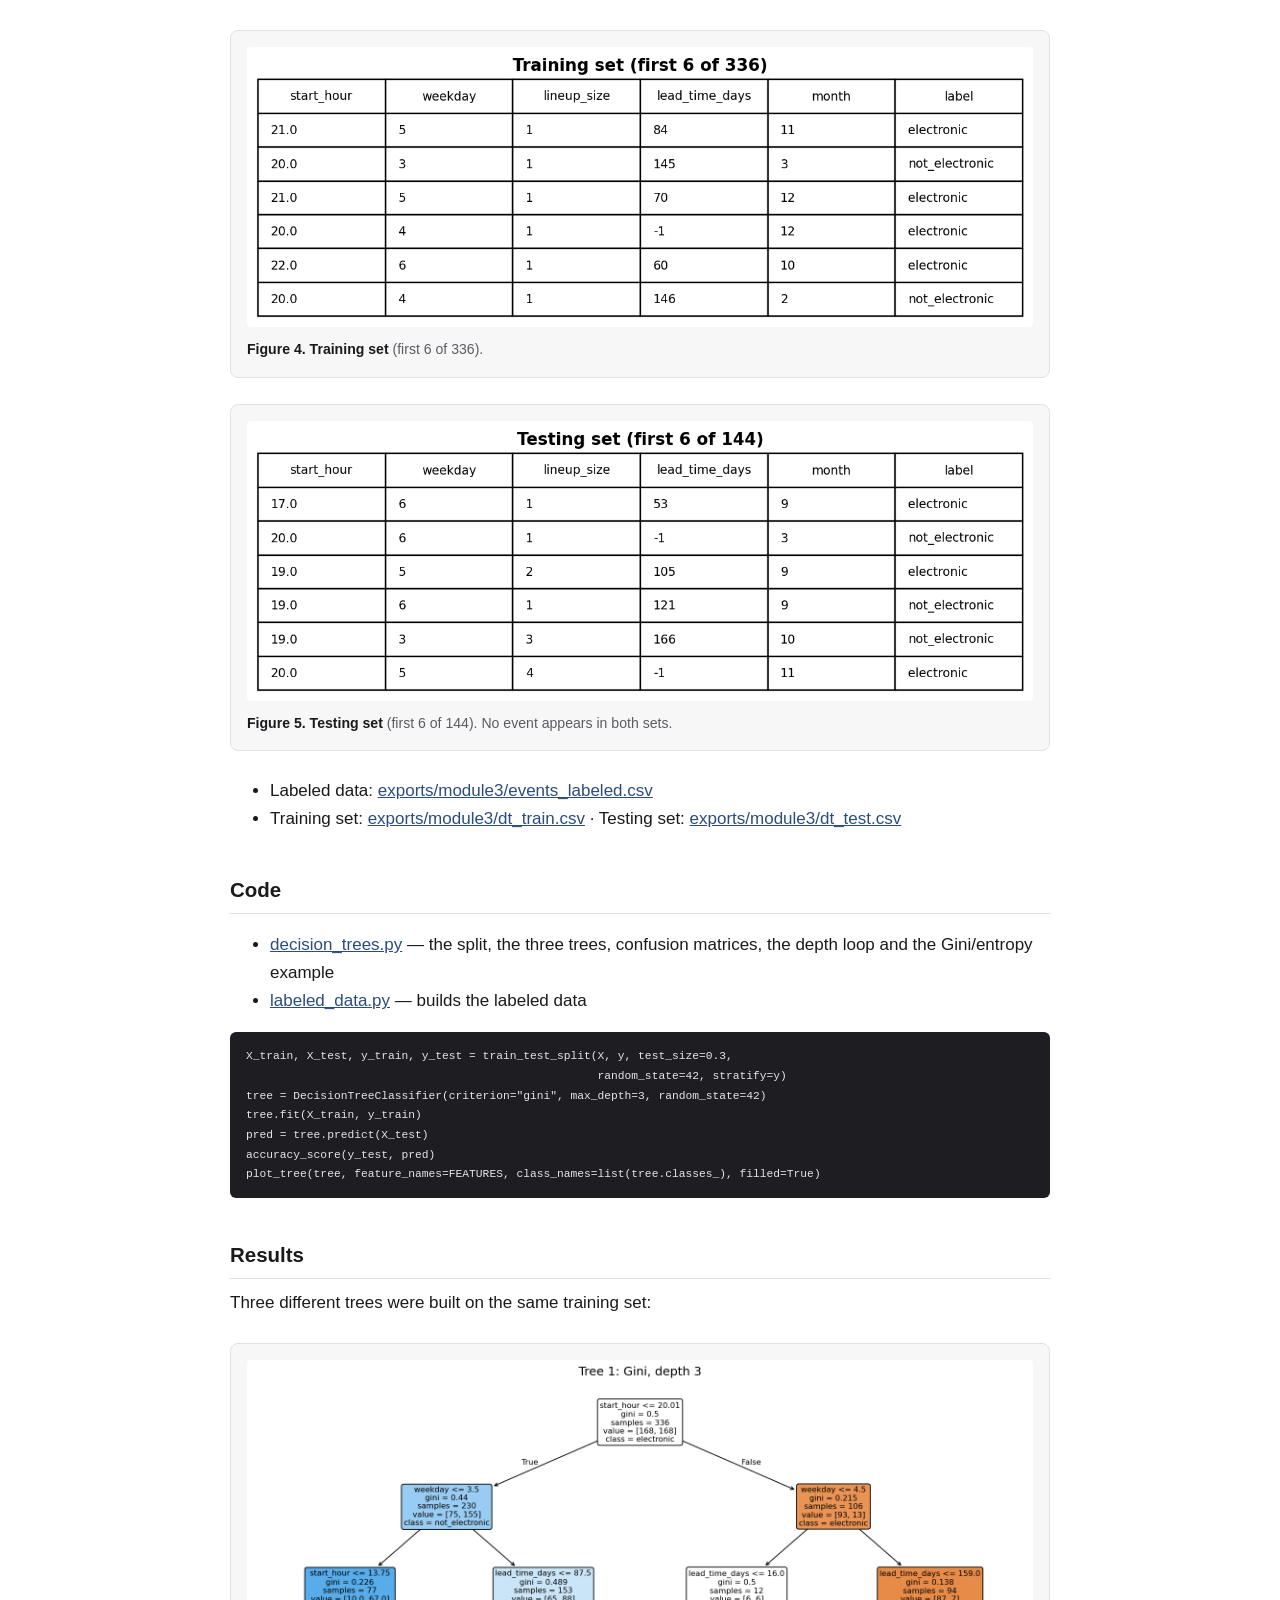
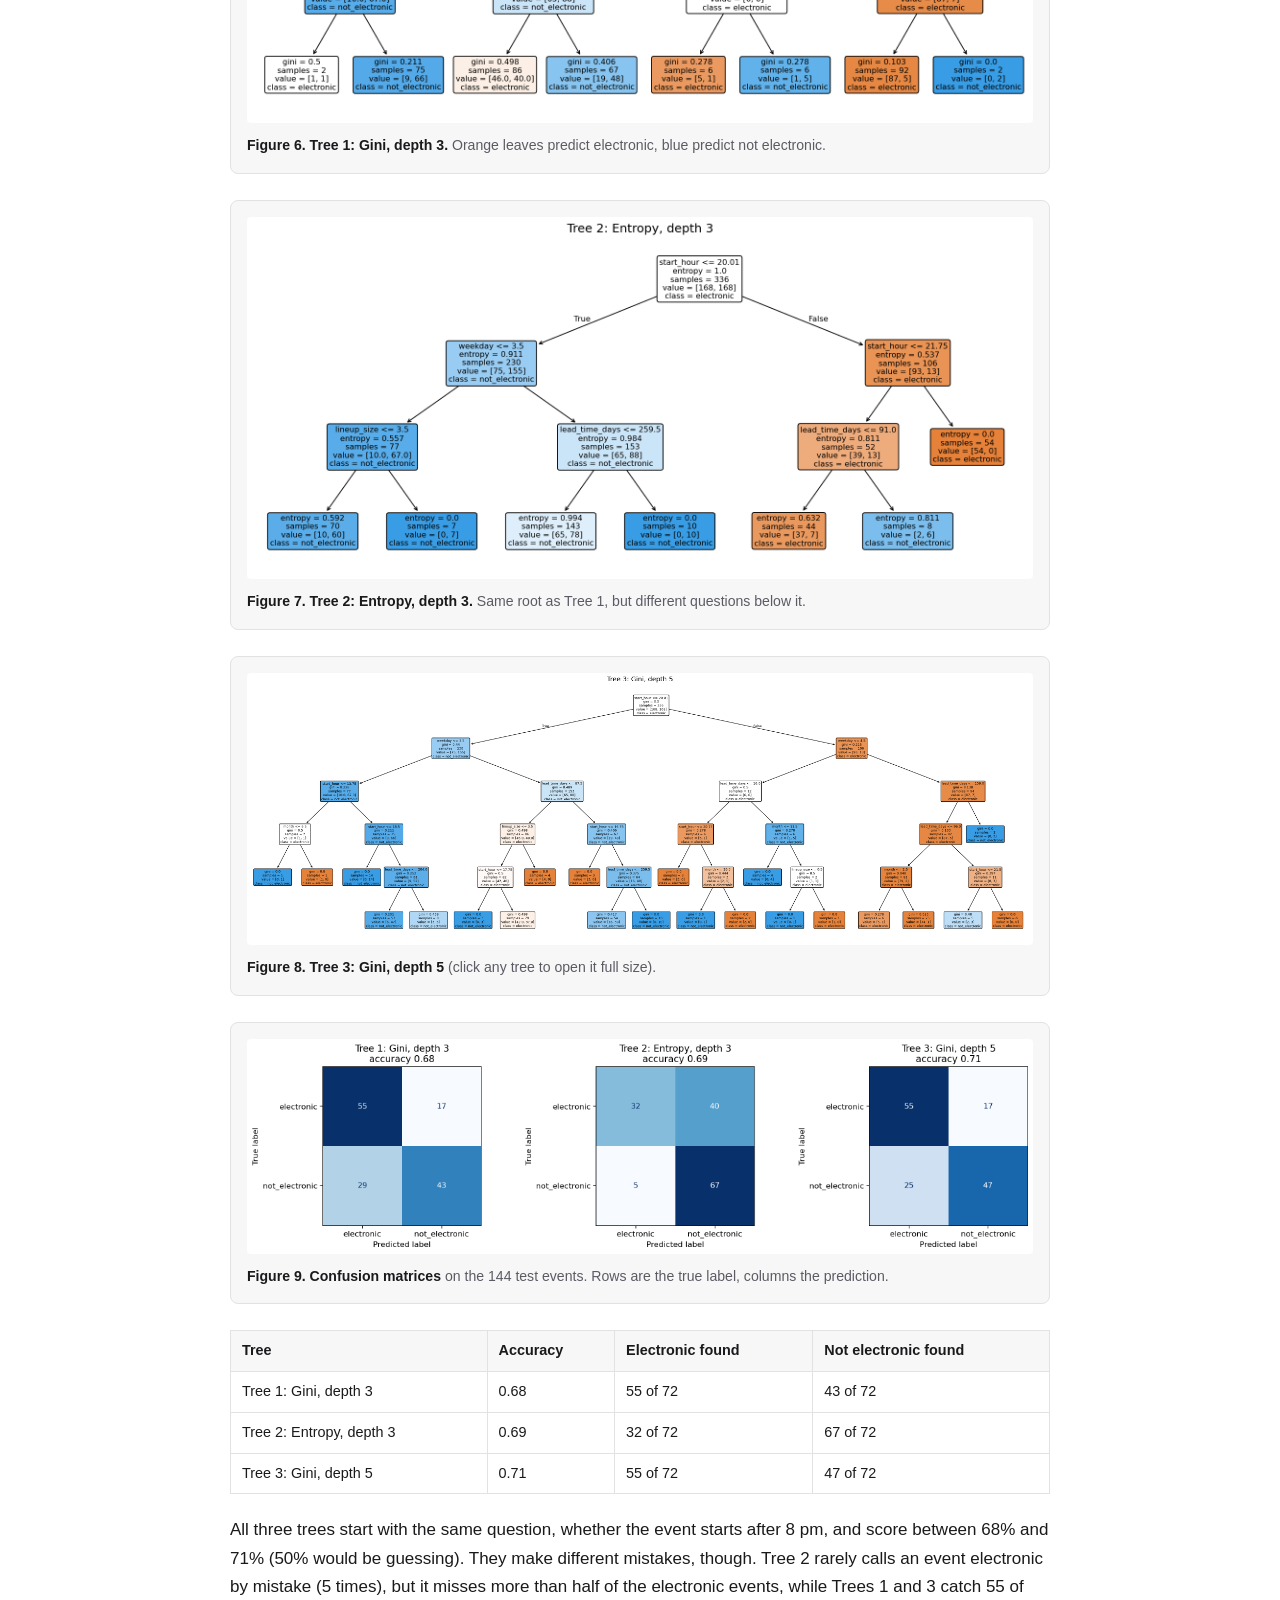
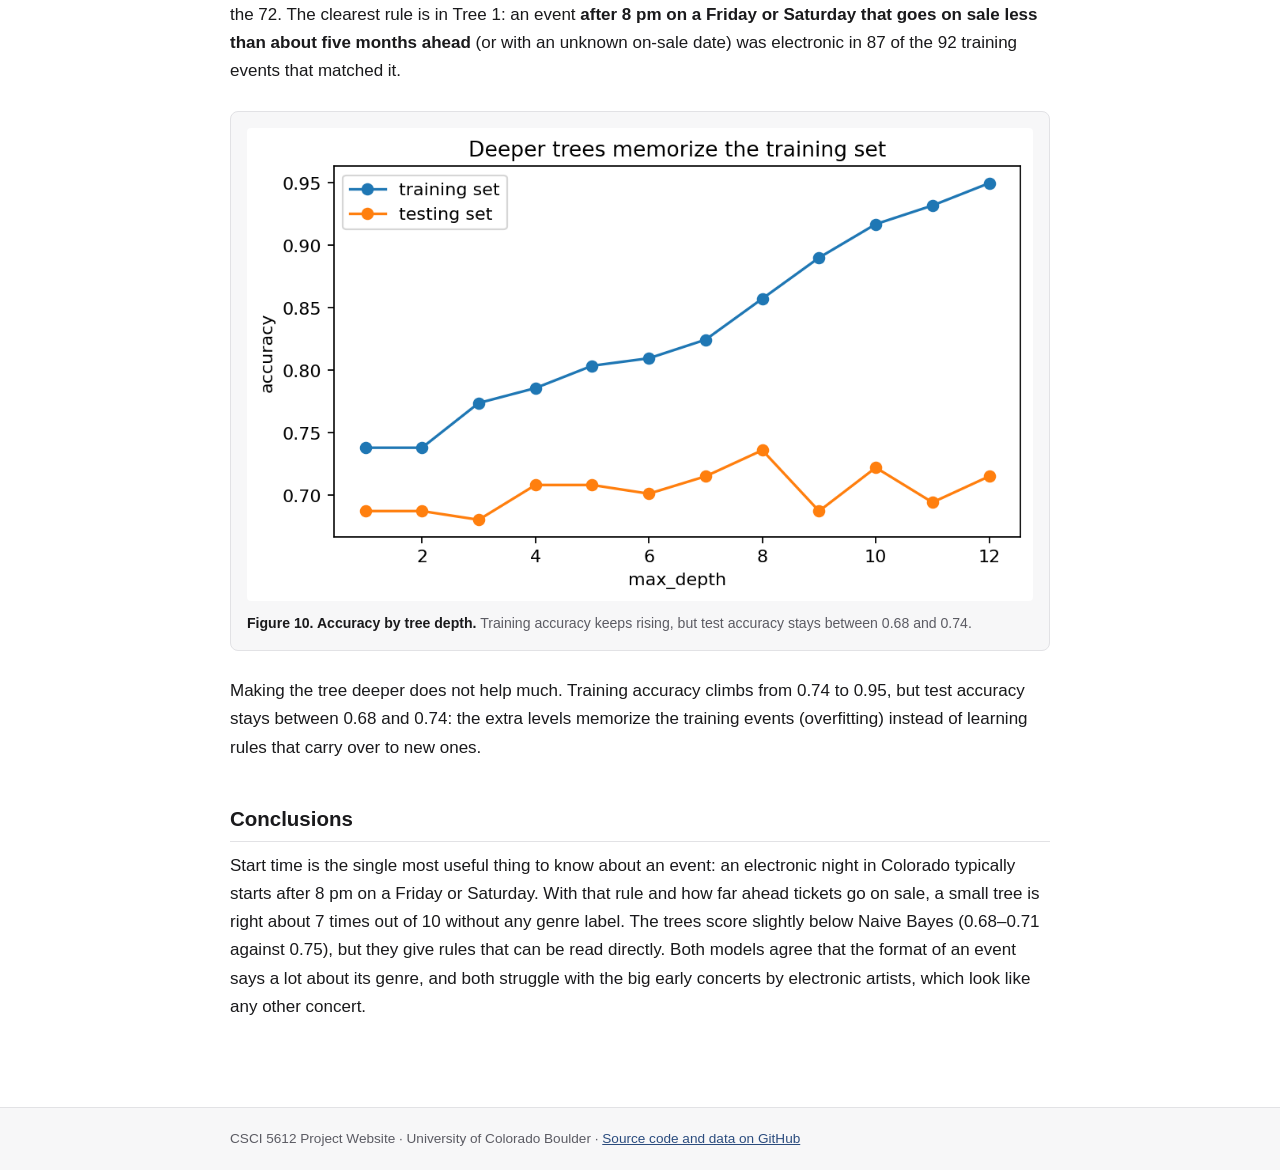
<file: dectrees.html>
<!DOCTYPE html>
<html lang="en">
<head>
<meta charset="utf-8">
<meta name="viewport" content="width=device-width, initial-scale=1">
<title>DecTrees &middot; Live Electronic Music Discovery in Colorado</title>
<link rel="stylesheet" href="assets/style.css">
<style>main a { overflow-wrap: anywhere; }</style>
</head>
<body>

<header class="site">
  <div class="header-inner">
    <h1 class="site-title">Live Electronic Music Discovery in Colorado</h1>
    <p class="site-sub">CSCI 5612 &middot; Machine Learning &middot; Project Website &middot; V&iacute;ctor Mart&iacute;nez Gil</p>
  </div>
  <nav class="tabs">
    <a href="index.html">Introduction</a>
    <a href="dataprep_eda.html">DataPrep_EDA</a>
    <a href="clustering.html">Clustering</a>
    <a href="pca.html">PCA</a>
    <a href="naivebayes.html">NaiveBayes</a>
    <a href="dectrees.html" class="active">DecTrees</a>
    <a href="regression.html">Regression</a>
    <a href="adaboost.html">AdaBoost</a>
    <a href="gradientboosting.html">GradientBoosting</a>
    <a href="xgboost.html">XGBoost</a>
    <a href="conclusions.html">Conclusions</a>
    <a href="about.html">About Me</a>
  </nav>
</header>

<main>
<h1>Decision Trees</h1>
<p class="lede">Which simple rules about an event&rsquo;s format separate electronic nights from everything else?</p>

<h2 id="overview">Overview</h2>

<p>
  A <strong>decision tree</strong> is a supervised model that predicts by asking a
  series of yes/no questions about the features (Figure 1). The first question is
  the <strong>root node</strong>, each answer leads to another question, and the
  final <strong>leaves</strong> give the prediction: the most common class among the
  training rows that end there. Trees are used for classification and regression,
  for example in credit approval, medical triage or customer churn. Their main
  strength is that the rules can be read and explained.
</p>

<figure>
  <img src="assets/figures/dectrees/concept_tree.png" alt="Simple tree diagram: root question 'Starts after 8 pm?', a second question about on-sale lead time, and leaves predicting electronic or not">
  <figcaption><strong>Figure 1. A decision tree is a series of yes/no questions.</strong> A simplified illustration; the real trees are in the Results.</figcaption>
</figure>

<p>
  To grow a tree, the algorithm tries every possible split and keeps the one that
  makes the child nodes the most <strong>pure</strong>, meaning mostly one class.
  Purity is measured with <strong>Gini</strong>, 1 &minus; &Sigma; p<sub>i</sub><sup>2</sup>,
  or <strong>entropy</strong>, &minus;&Sigma; p<sub>i</sub> log<sub>2</sub> p<sub>i</sub>,
  where p<sub>i</sub> is the share of class <em>i</em> in the node. Both are 0 for a
  pure node and highest for a 50/50 mix (Figure 2). <strong>Information
  gain</strong> is the parent&rsquo;s entropy minus the weighted average entropy of
  its children: the bigger the gain, the better the split.
</p>

<figure>
  <img src="assets/figures/dectrees/concept_impurity.png" alt="Gini and entropy curves, both zero at p = 0 and p = 1 and highest at p = 0.5">
  <figcaption><strong>Figure 2. Gini and entropy</strong> for a node with two classes.</figcaption>
</figure>

<p>
  <strong>Example: the root split of Tree 1</strong>, &ldquo;start_hour &le;
  20.01&rdquo; (starts by 8 pm or not), on the 336 training events:
</p>

<div class="table-wrap">
<table>
  <tr><th>Node</th><th>Electronic</th><th>Not electronic</th><th>Gini</th><th>Entropy</th></tr>
  <tr><td>Parent (all)</td><td>168</td><td>168</td><td>1 &minus; 0.5&sup2; &minus; 0.5&sup2; = 0.500</td><td>1.000</td></tr>
  <tr><td>Starts by 8 pm (230)</td><td>75</td><td>155</td><td>1 &minus; (75/230)&sup2; &minus; (155/230)&sup2; = 0.440</td><td>0.911</td></tr>
  <tr><td>Starts after 8 pm (106)</td><td>93</td><td>13</td><td>1 &minus; (93/106)&sup2; &minus; (13/106)&sup2; = 0.215</td><td>0.537</td></tr>
</table>
</div>

<p>
  Weighted Gini of the children = (230/336)(0.440) + (106/336)(0.215) = 0.369, a drop
  of 0.131 from 0.500. Weighted entropy = (230/336)(0.911) + (106/336)(0.537) =
  0.793, so the <strong>information gain = 1.000 &minus; 0.793 = 0.207</strong>. No
  other single question gave a bigger improvement, which is why start time became
  the root.
</p>

<p>
  <strong>Why there are infinitely many trees.</strong> A numeric feature can be cut
  at any value (8 pm, 8:01 pm, 8:02 pm, &hellip;), any feature can be asked at any
  level, and a tree can be grown to any depth. Changing the impurity measure, the
  depth, the minimum leaf size or the training sample changes the tree. So there are
  endlessly many possible trees, and the algorithm only finds a good one by choosing
  the best split one step at a time.
</p>

<h2 id="data">Data Prep</h2>

<p>
  Supervised methods need <strong>labeled data</strong>, and only labeled rows can be
  used. This tab uses the same labeled data as the
  <a href="naivebayes.html#data">Naive Bayes tab</a>: 480 events (240 electronic, 240
  not, collected 1 November 2026), labeled <code>electronic</code> or
  <code>not_electronic</code>, with five format features and no genre or venue.
  Scikit-learn trees need numbers, and these features already are numbers, so they
  are used directly: the start hour (20.5 = 8:30 pm), the weekday (0 = Sunday,
  6 = Saturday), the number of artists, the days between on-sale and the event
  (&minus;1 = unknown) and the month (Figure 3).
</p>

<figure>
  <img src="assets/figures/dectrees/dt_input_sample.png" alt="Eight rows of the five numeric features and the label">
  <figcaption><strong>Figure 3. Decision tree input:</strong> five numeric features and the label.</figcaption>
</figure>

<p>
  The data was split into a <strong>training set</strong> (70%, 336 events) to build
  the trees and a <strong>testing set</strong> (30%, 144 events) to measure them,
  using <code>train_test_split</code> with the same random seed as Naive Bayes, so
  both models are tested on exactly the same events. The sets are
  <strong>disjoint</strong>: a tree tested on events it was trained on would be
  rewarded for memorizing, not predicting.
</p>

<figure>
  <img src="assets/figures/dectrees/train_sample.png" alt="First six rows of the training set">
  <figcaption><strong>Figure 4. Training set</strong> (first 6 of 336).</figcaption>
</figure>

<figure>
  <img src="assets/figures/dectrees/test_sample.png" alt="First six rows of the testing set">
  <figcaption><strong>Figure 5. Testing set</strong> (first 6 of 144). No event appears in both sets.</figcaption>
</figure>

<ul>
  <li>Labeled data: <a href="https://github.com/victormartinez2709/eventRecommender/blob/main/exports/module3/events_labeled.csv">exports/module3/events_labeled.csv</a></li>
  <li>Training set: <a href="https://github.com/victormartinez2709/eventRecommender/blob/main/exports/module3/dt_train.csv">exports/module3/dt_train.csv</a> &middot; Testing set: <a href="https://github.com/victormartinez2709/eventRecommender/blob/main/exports/module3/dt_test.csv">exports/module3/dt_test.csv</a></li>
</ul>

<h2 id="code">Code</h2>

<ul>
  <li><a href="https://github.com/victormartinez2709/eventRecommender/blob/main/decision_trees.py">decision_trees.py</a> &mdash; the split, the three trees, confusion matrices, the depth loop and the Gini/entropy example</li>
  <li><a href="https://github.com/victormartinez2709/eventRecommender/blob/main/labeled_data.py">labeled_data.py</a> &mdash; builds the labeled data</li>
</ul>

<pre><code>X_train, X_test, y_train, y_test = train_test_split(X, y, test_size=0.3,
                                                    random_state=42, stratify=y)
tree = DecisionTreeClassifier(criterion="gini", max_depth=3, random_state=42)
tree.fit(X_train, y_train)
pred = tree.predict(X_test)
accuracy_score(y_test, pred)
plot_tree(tree, feature_names=FEATURES, class_names=list(tree.classes_), filled=True)</code></pre>

<h2 id="results">Results</h2>

<p>Three different trees were built on the same training set:</p>

<figure>
  <a href="assets/figures/dectrees/tree1.png"><img src="assets/figures/dectrees/tree1.png" alt="Tree 1, Gini, depth 3"></a>
  <figcaption><strong>Figure 6. Tree 1: Gini, depth 3.</strong> Orange leaves predict electronic, blue predict not electronic.</figcaption>
</figure>

<figure>
  <a href="assets/figures/dectrees/tree2.png"><img src="assets/figures/dectrees/tree2.png" alt="Tree 2, entropy, depth 3"></a>
  <figcaption><strong>Figure 7. Tree 2: Entropy, depth 3.</strong> Same root as Tree 1, but different questions below it.</figcaption>
</figure>

<figure>
  <a href="assets/figures/dectrees/tree3.png"><img src="assets/figures/dectrees/tree3.png" alt="Tree 3, Gini, depth 5"></a>
  <figcaption><strong>Figure 8. Tree 3: Gini, depth 5</strong> (click any tree to open it full size).</figcaption>
</figure>

<figure>
  <img src="assets/figures/dectrees/confusion_matrices.png" alt="Confusion matrices of the three trees">
  <figcaption><strong>Figure 9. Confusion matrices</strong> on the 144 test events. Rows are the true label, columns the prediction.</figcaption>
</figure>

<div class="table-wrap">
<table>
  <tr><th>Tree</th><th>Accuracy</th><th>Electronic found</th><th>Not electronic found</th></tr>
  <tr><td>Tree 1: Gini, depth 3</td><td>0.68</td><td>55 of 72</td><td>43 of 72</td></tr>
  <tr><td>Tree 2: Entropy, depth 3</td><td>0.69</td><td>32 of 72</td><td>67 of 72</td></tr>
  <tr><td>Tree 3: Gini, depth 5</td><td>0.71</td><td>55 of 72</td><td>47 of 72</td></tr>
</table>
</div>

<p>
  All three trees start with the same question, whether the event starts after
  8 pm, and score between 68% and 71% (50% would be guessing). They make different
  mistakes, though. Tree 2 rarely calls an event electronic by mistake (5 times), but
  it misses more than half of the electronic events, while Trees 1 and 3 catch 55 of
  the 72. The clearest rule is in Tree 1: an event <strong>after 8 pm on a Friday or
  Saturday that goes on sale less than about five months ahead</strong> (or with an
  unknown on-sale date) was electronic in 87 of the 92 training events that matched
  it.
</p>

<figure>
  <img src="assets/figures/dectrees/depth_vs_accuracy.png" alt="Training accuracy rising to 0.95 with depth while testing accuracy stays around 0.69 to 0.74">
  <figcaption><strong>Figure 10. Accuracy by tree depth.</strong> Training accuracy keeps rising, but test accuracy stays between 0.68 and 0.74.</figcaption>
</figure>

<p>
  Making the tree deeper does not help much. Training accuracy climbs from 0.74 to
  0.95, but test accuracy stays between 0.68 and 0.74: the extra levels memorize the
  training events (overfitting) instead of learning rules that carry over to new
  ones.
</p>

<h2 id="conclusions">Conclusions</h2>

<p>
  Start time is the single most useful thing to know about an event: an electronic
  night in Colorado typically starts after 8 pm on a Friday or Saturday. With that
  rule and how far ahead tickets go on sale, a small tree is right about 7 times out
  of 10 without any genre label. The trees score slightly below Naive Bayes (0.68&ndash;0.71
  against 0.75), but they give rules that can be read directly. Both models agree
  that the format of an event says a lot about its genre, and both struggle with the
  big early concerts by electronic artists, which look like any other concert.
</p>

</main>

<footer class="site">
  <div class="footer-inner">
    CSCI 5612 Project Website &middot; University of Colorado Boulder &middot;
    <a href="https://github.com/victormartinez2709/eventRecommender">Source code and data on GitHub</a>
  </div>
</footer>

</body>
</html>
</file>
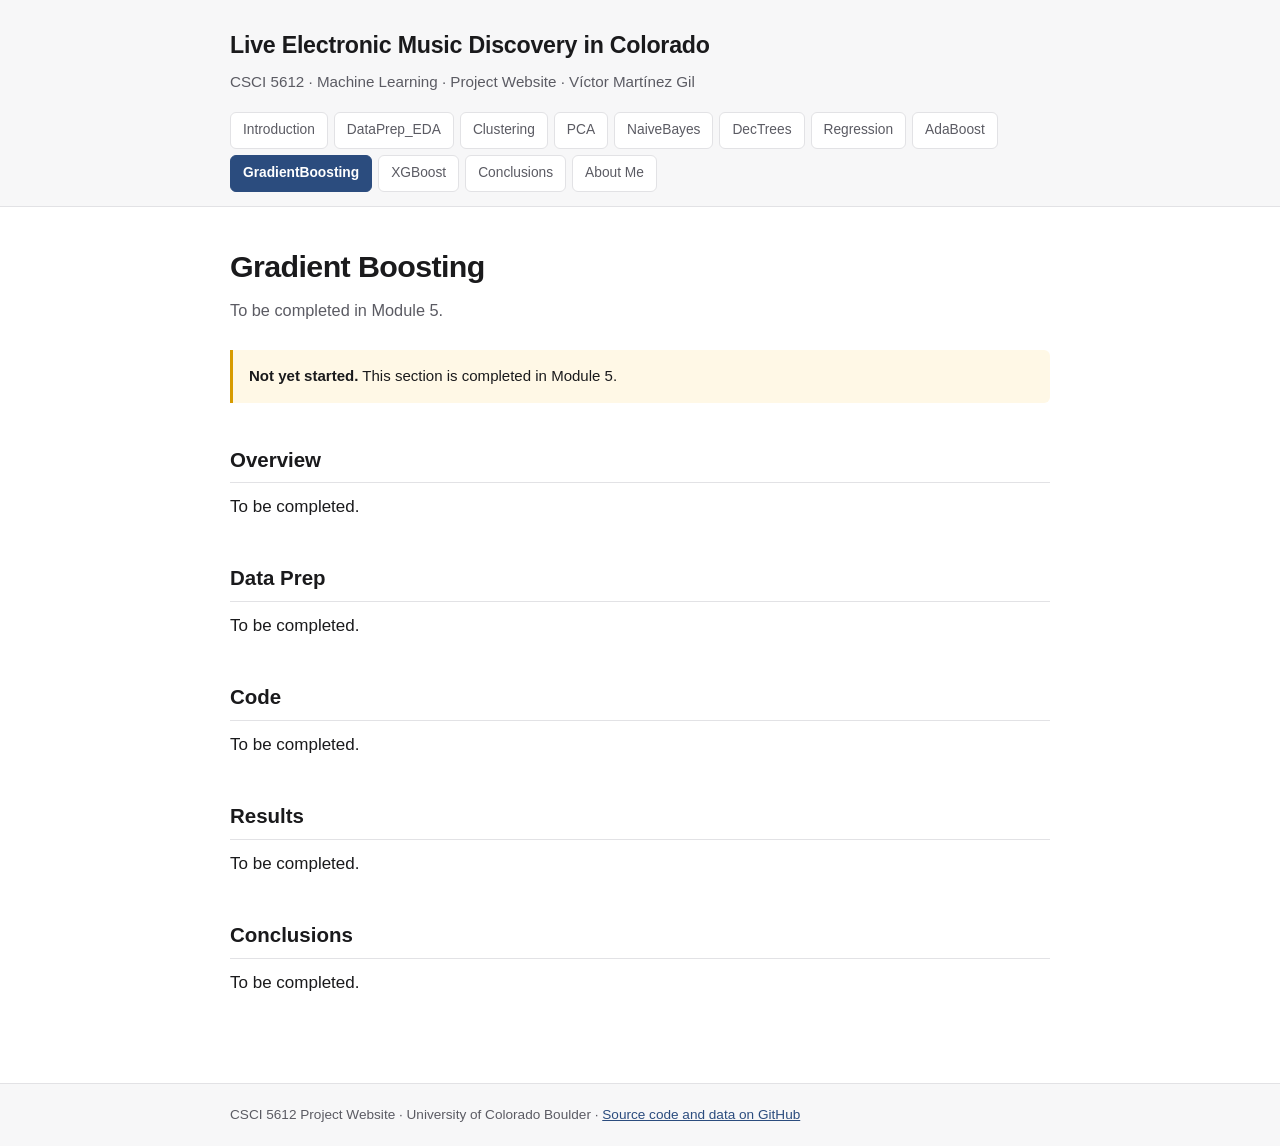
<file: gradientboosting.html>
<!DOCTYPE html>
<html lang="en">
<head>
<meta charset="utf-8">
<meta name="viewport" content="width=device-width, initial-scale=1">
<title>GradientBoosting &middot; Live Electronic Music Discovery in Colorado</title>
<link rel="stylesheet" href="assets/style.css">
</head>
<body>

<header class="site">
  <div class="header-inner">
    <h1 class="site-title">Live Electronic Music Discovery in Colorado</h1>
    <p class="site-sub">CSCI 5612 &middot; Machine Learning &middot; Project Website &middot; V&iacute;ctor Mart&iacute;nez Gil</p>
  </div>
  <nav class="tabs">
    <a href="index.html">Introduction</a>
    <a href="dataprep_eda.html">DataPrep_EDA</a>
    <a href="clustering.html">Clustering</a>
    <a href="pca.html">PCA</a>
    <a href="naivebayes.html">NaiveBayes</a>
    <a href="dectrees.html">DecTrees</a>
    <a href="regression.html">Regression</a>
    <a href="adaboost.html">AdaBoost</a>
    <a href="gradientboosting.html" class="active">GradientBoosting</a>
    <a href="xgboost.html">XGBoost</a>
    <a href="conclusions.html">Conclusions</a>
    <a href="about.html">About Me</a>
  </nav>
</header>

<main>
<h1>Gradient Boosting</h1>
<p class="lede">To be completed in Module 5.</p>

<div class="pending">
  <strong>Not yet started.</strong> This section is completed in Module 5.
</div>

<h2>Overview</h2>
<p>To be completed.</p>

<h2>Data Prep</h2>
<p>To be completed.</p>

<h2>Code</h2>
<p>To be completed.</p>

<h2>Results</h2>
<p>To be completed.</p>

<h2>Conclusions</h2>
<p>To be completed.</p>

</main>

<footer class="site">
  <div class="footer-inner">
    CSCI 5612 Project Website &middot; University of Colorado Boulder &middot;
    <a href="https://github.com/victormartinez2709/eventRecommender">Source code and data on GitHub</a>
  </div>
</footer>

</body>
</html>
</file>
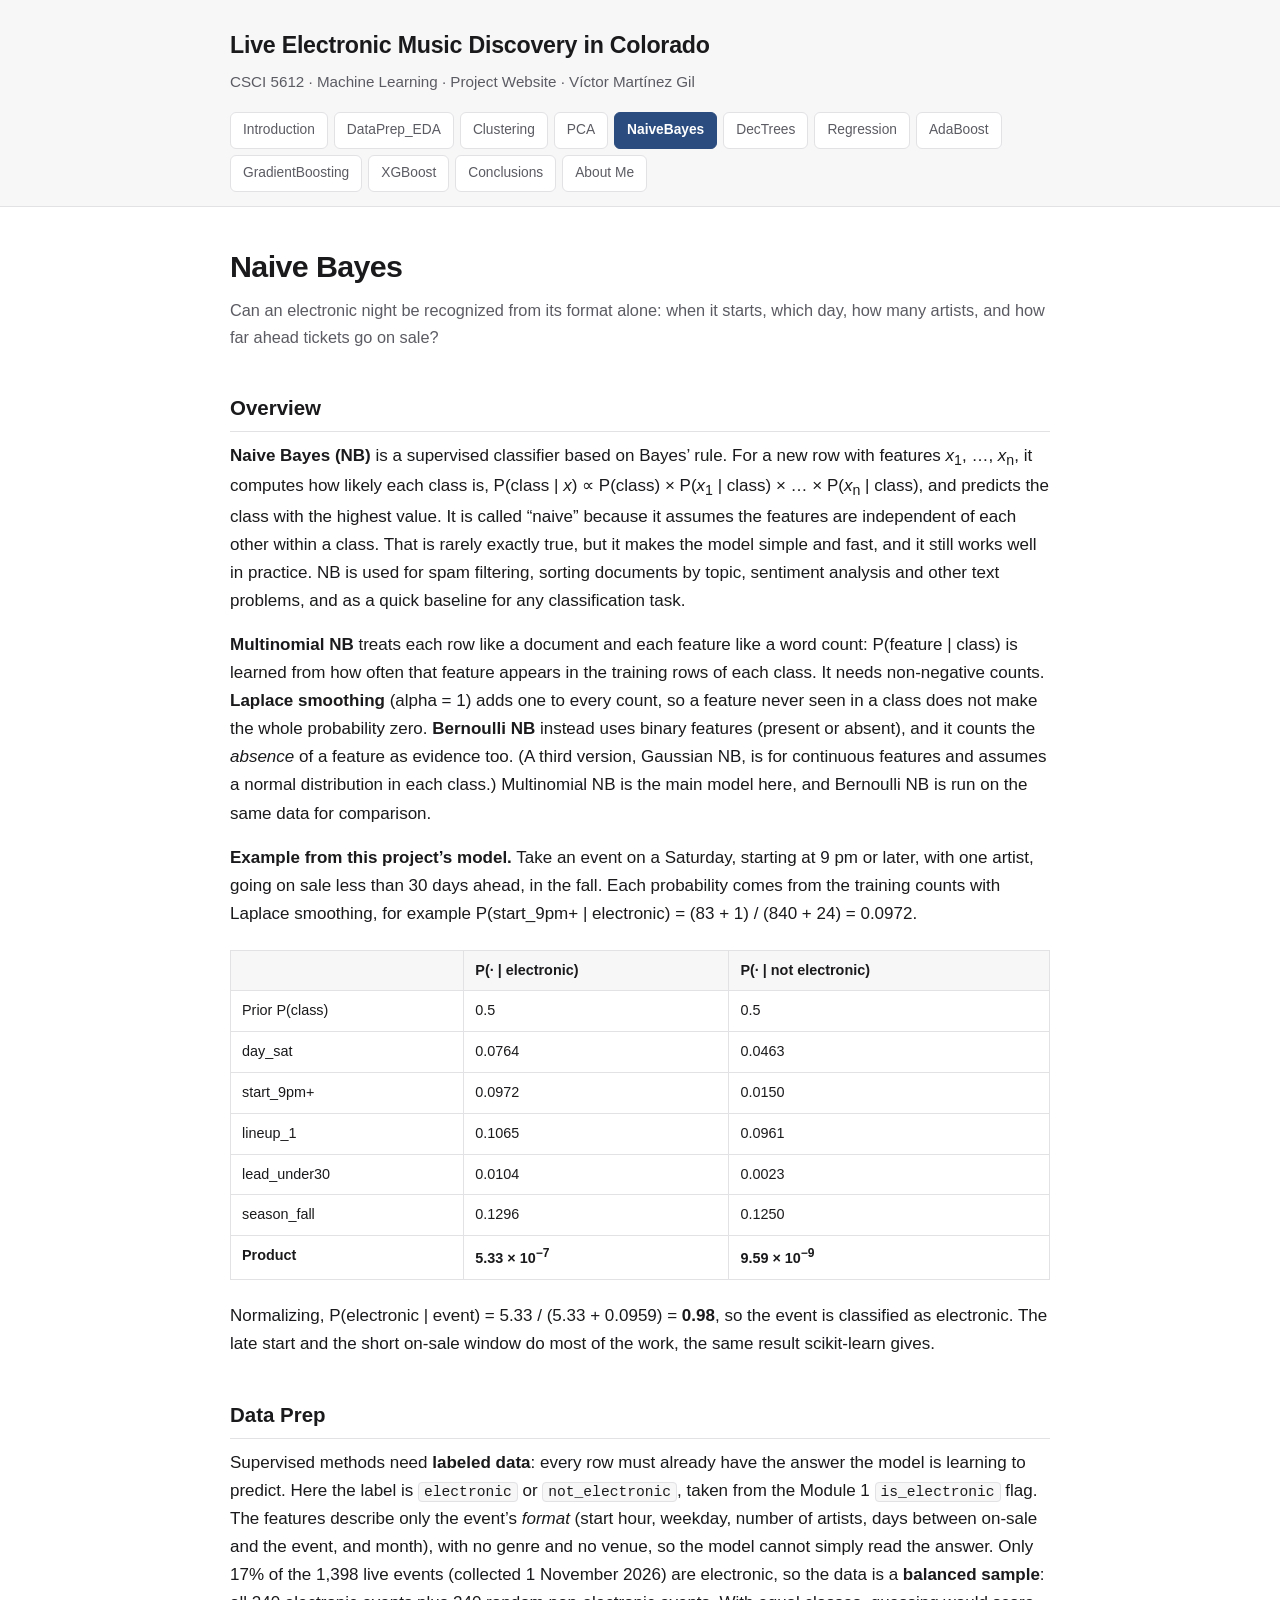
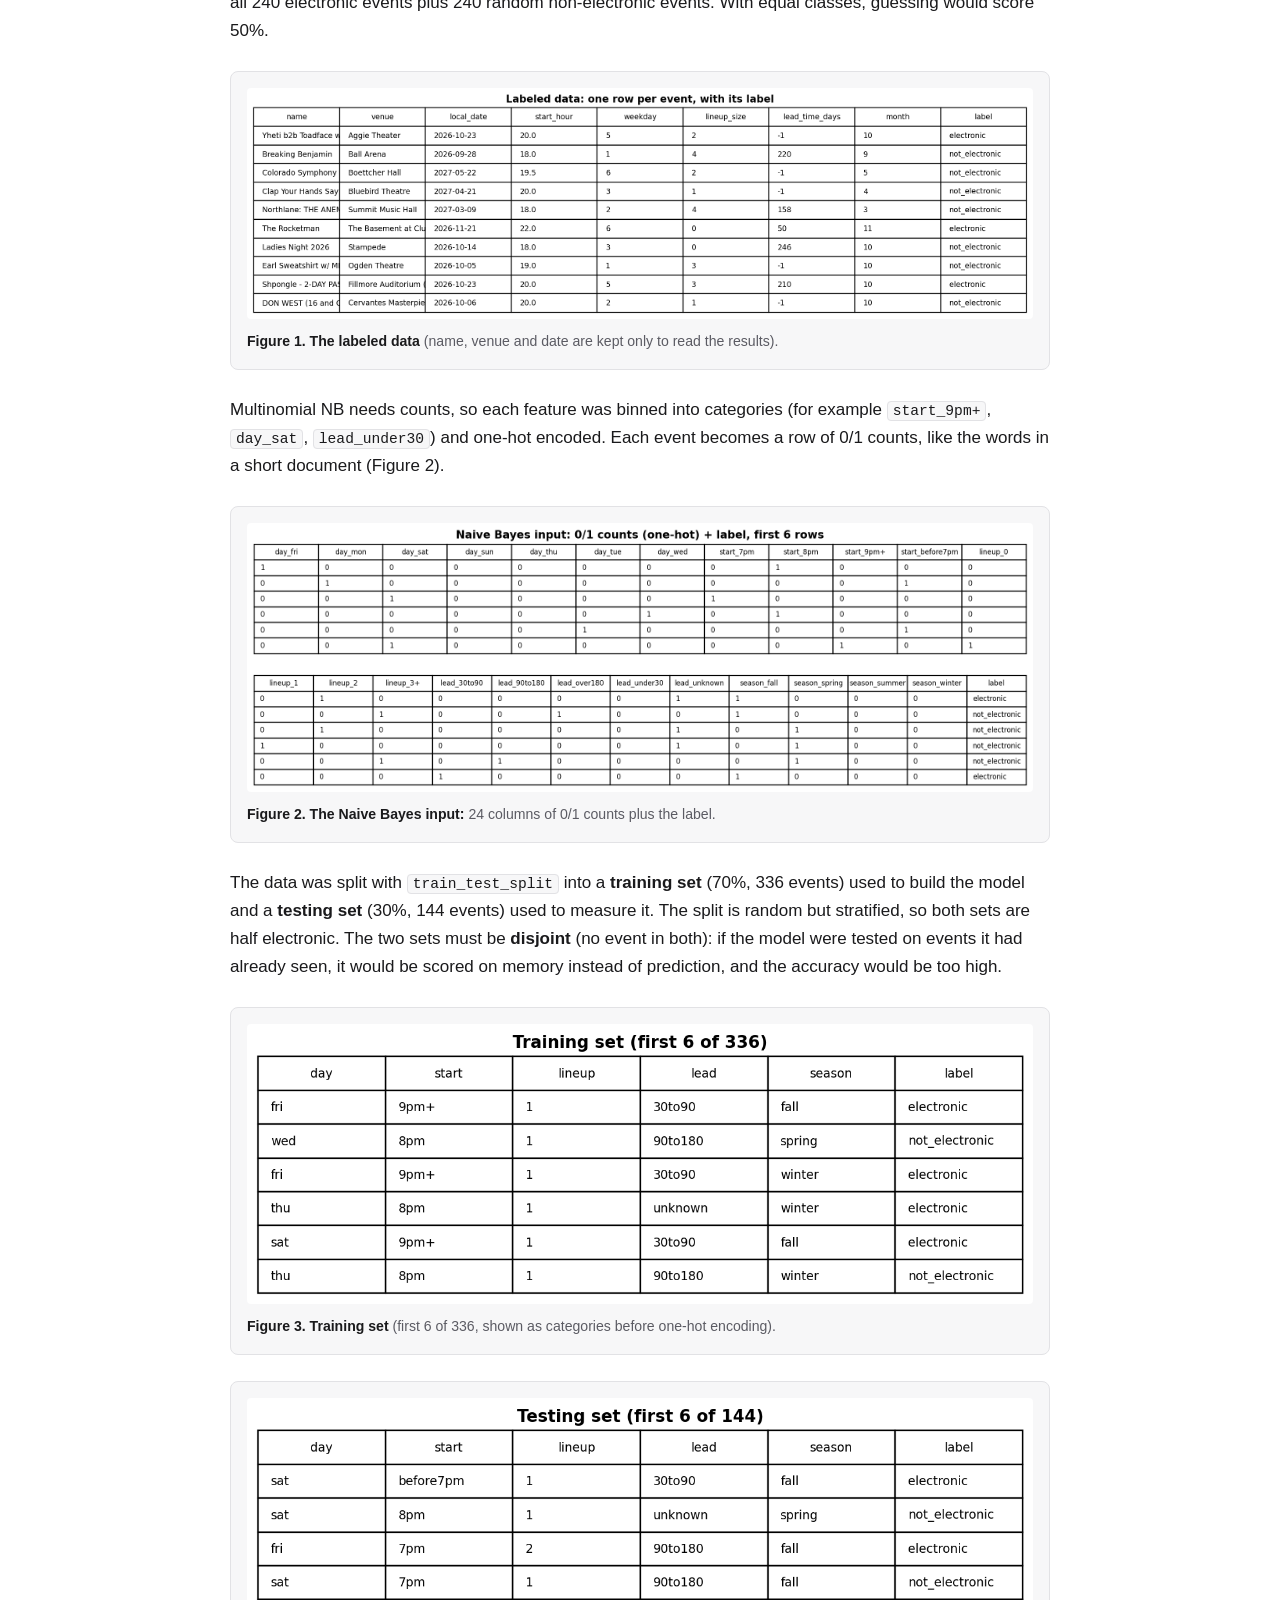
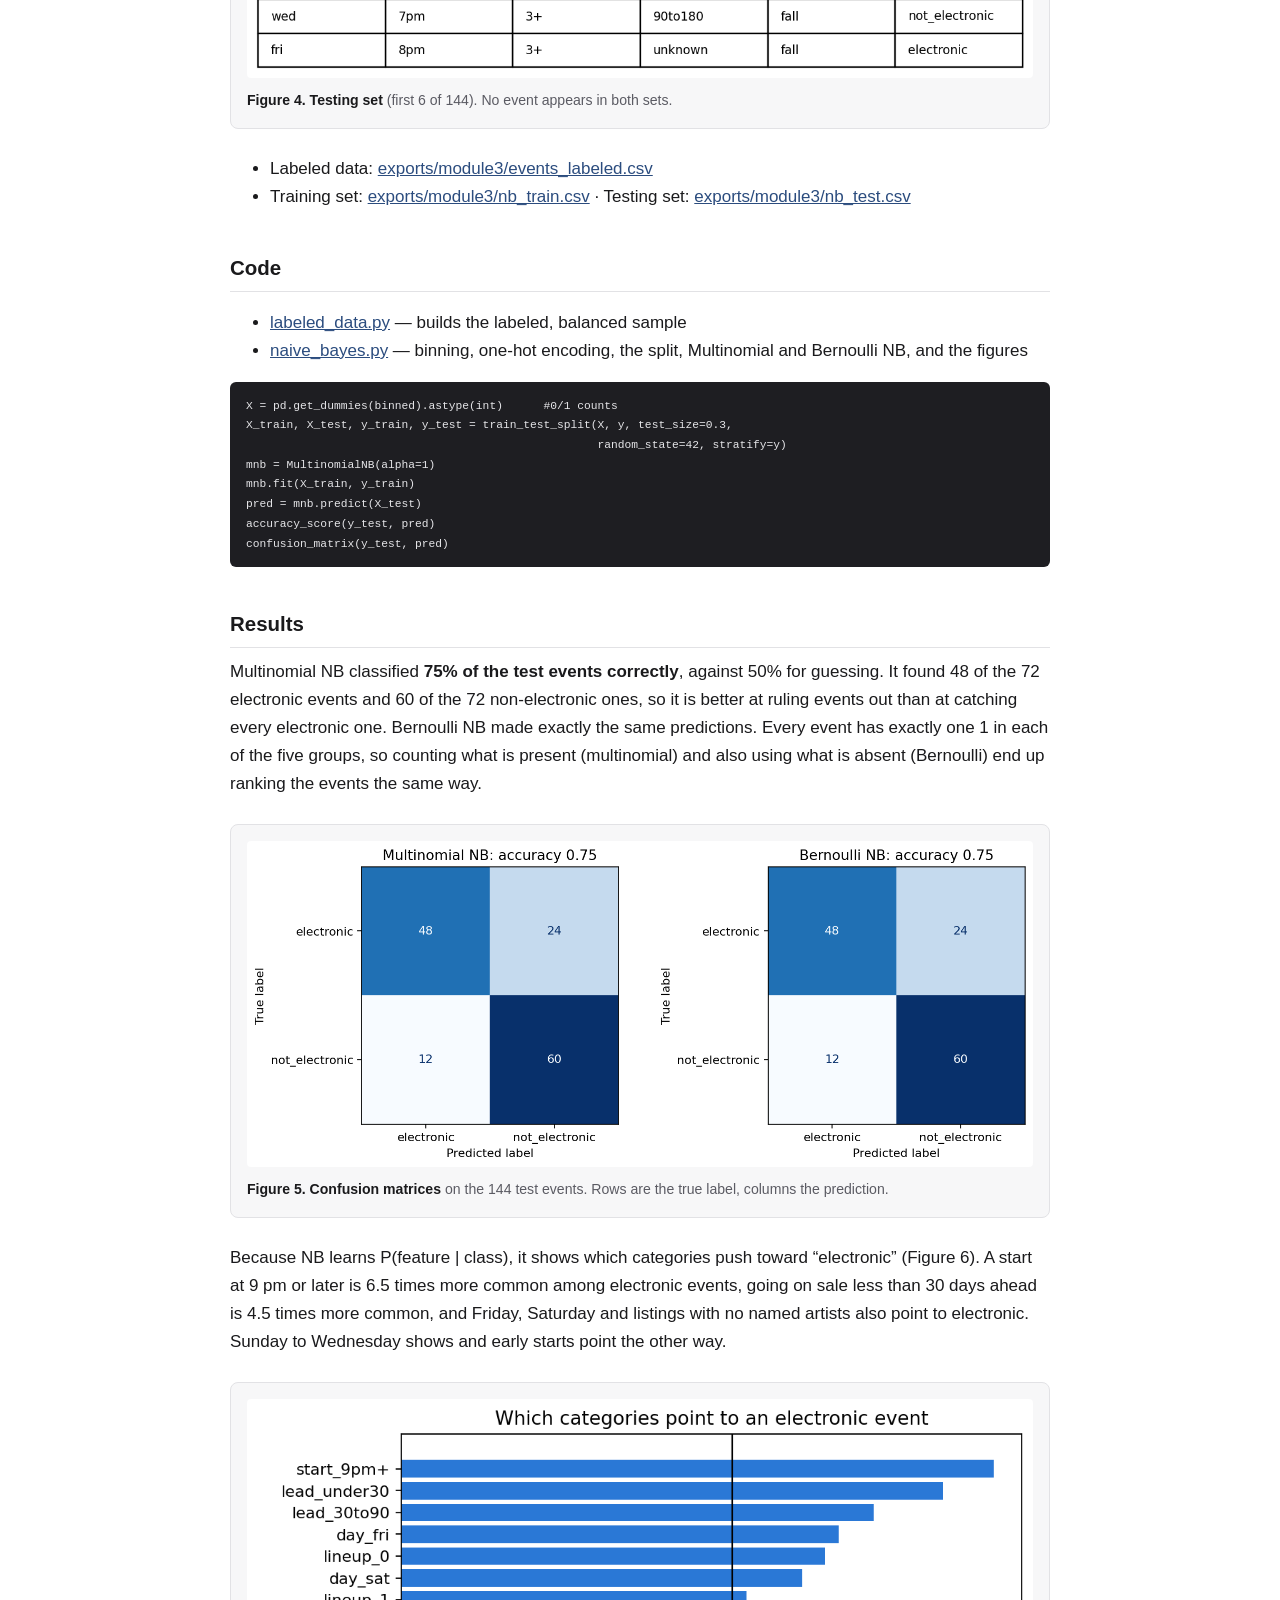
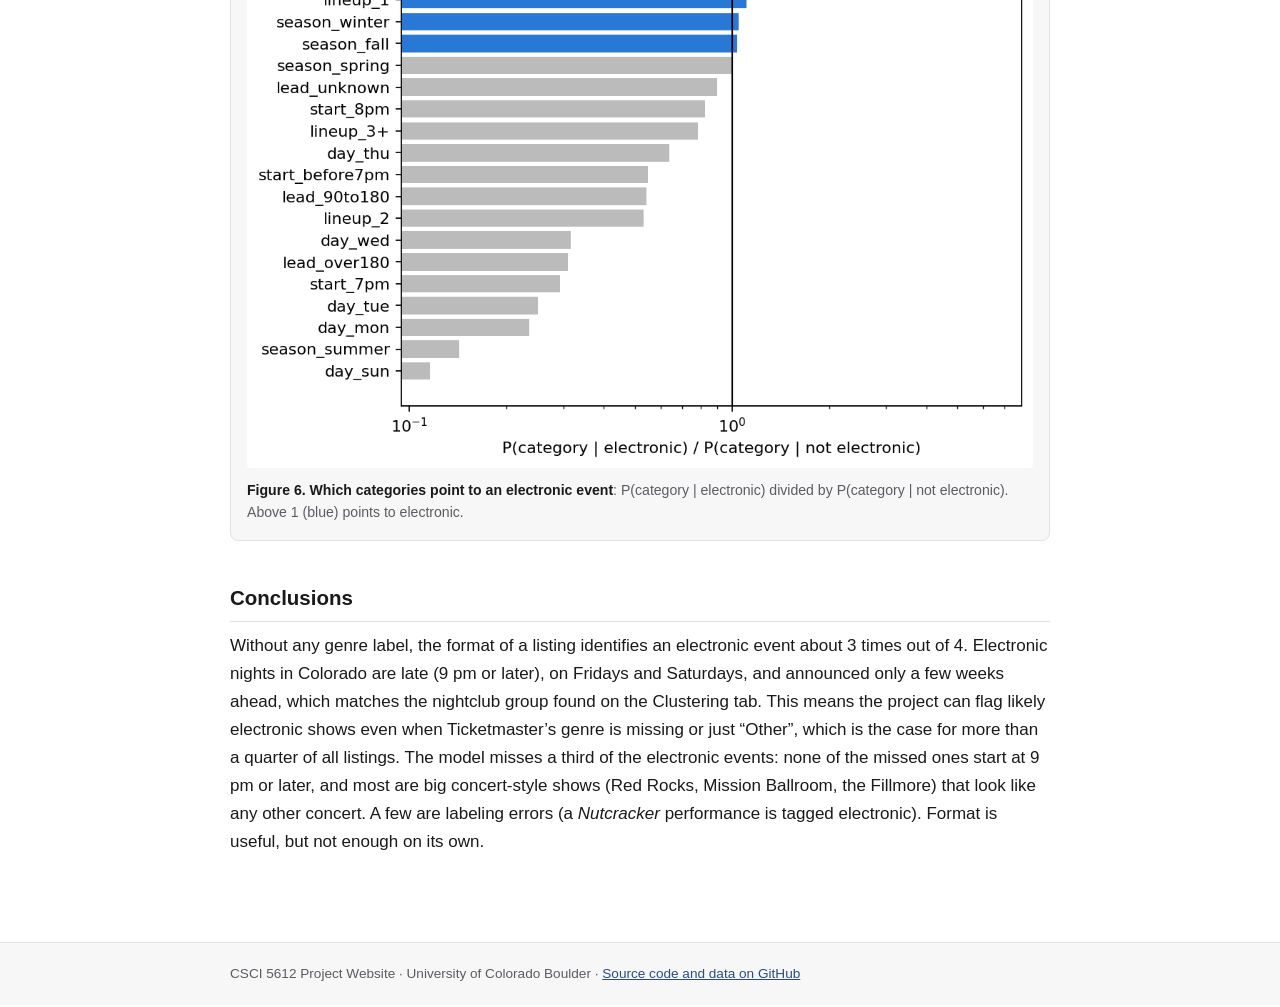
<file: naivebayes.html>
<!DOCTYPE html>
<html lang="en">
<head>
<meta charset="utf-8">
<meta name="viewport" content="width=device-width, initial-scale=1">
<title>NaiveBayes &middot; Live Electronic Music Discovery in Colorado</title>
<link rel="stylesheet" href="assets/style.css">
<style>main a { overflow-wrap: anywhere; }</style>
</head>
<body>

<header class="site">
  <div class="header-inner">
    <h1 class="site-title">Live Electronic Music Discovery in Colorado</h1>
    <p class="site-sub">CSCI 5612 &middot; Machine Learning &middot; Project Website &middot; V&iacute;ctor Mart&iacute;nez Gil</p>
  </div>
  <nav class="tabs">
    <a href="index.html">Introduction</a>
    <a href="dataprep_eda.html">DataPrep_EDA</a>
    <a href="clustering.html">Clustering</a>
    <a href="pca.html">PCA</a>
    <a href="naivebayes.html" class="active">NaiveBayes</a>
    <a href="dectrees.html">DecTrees</a>
    <a href="regression.html">Regression</a>
    <a href="adaboost.html">AdaBoost</a>
    <a href="gradientboosting.html">GradientBoosting</a>
    <a href="xgboost.html">XGBoost</a>
    <a href="conclusions.html">Conclusions</a>
    <a href="about.html">About Me</a>
  </nav>
</header>

<main>
<h1>Naive Bayes</h1>
<p class="lede">Can an electronic night be recognized from its format alone: when it starts, which day, how many artists, and how far ahead tickets go on sale?</p>

<h2 id="overview">Overview</h2>

<p>
  <strong>Naive Bayes (NB)</strong> is a supervised classifier based on Bayes&rsquo;
  rule. For a new row with features <em>x</em><sub>1</sub>, &hellip;,
  <em>x</em><sub>n</sub>, it computes how likely each class is,
  P(class | <em>x</em>) &prop; P(class) &times; P(<em>x</em><sub>1</sub> | class)
  &times; &hellip; &times; P(<em>x</em><sub>n</sub> | class), and predicts the class
  with the highest value. It is called &ldquo;naive&rdquo; because it assumes the
  features are independent of each other within a class. That is rarely exactly
  true, but it makes the model simple and fast, and it still works well in practice.
  NB is used for spam filtering, sorting documents by topic, sentiment analysis and
  other text problems, and as a quick baseline for any classification task.
</p>

<p>
  <strong>Multinomial NB</strong> treats each row like a document and each feature
  like a word count: P(feature | class) is learned from how often that feature
  appears in the training rows of each class. It needs non-negative counts.
  <strong>Laplace smoothing</strong> (alpha = 1) adds one to every count, so a
  feature never seen in a class does not make the whole probability zero.
  <strong>Bernoulli NB</strong> instead uses binary features (present or absent),
  and it counts the <em>absence</em> of a feature as evidence too. (A third version,
  Gaussian NB, is for continuous features and assumes a normal distribution in each
  class.) Multinomial NB is the main model here, and Bernoulli NB is run on the same
  data for comparison.
</p>

<p>
  <strong>Example from this project&rsquo;s model.</strong> Take an event on a
  Saturday, starting at 9 pm or later, with one artist, going on sale less than 30
  days ahead, in the fall. Each probability comes from the training counts with
  Laplace smoothing, for example P(start_9pm+ | electronic) = (83 + 1) / (840 + 24)
  = 0.0972.
</p>

<div class="table-wrap">
<table>
  <tr><th></th><th>P(&middot; | electronic)</th><th>P(&middot; | not electronic)</th></tr>
  <tr><td>Prior P(class)</td><td>0.5</td><td>0.5</td></tr>
  <tr><td>day_sat</td><td>0.0764</td><td>0.0463</td></tr>
  <tr><td>start_9pm+</td><td>0.0972</td><td>0.0150</td></tr>
  <tr><td>lineup_1</td><td>0.1065</td><td>0.0961</td></tr>
  <tr><td>lead_under30</td><td>0.0104</td><td>0.0023</td></tr>
  <tr><td>season_fall</td><td>0.1296</td><td>0.1250</td></tr>
  <tr><td><strong>Product</strong></td><td><strong>5.33 &times; 10<sup>&minus;7</sup></strong></td><td><strong>9.59 &times; 10<sup>&minus;9</sup></strong></td></tr>
</table>
</div>

<p>
  Normalizing, P(electronic | event) = 5.33 / (5.33 + 0.0959) = <strong>0.98</strong>,
  so the event is classified as electronic. The late start and the short on-sale
  window do most of the work, the same result scikit-learn gives.
</p>

<h2 id="data">Data Prep</h2>

<p>
  Supervised methods need <strong>labeled data</strong>: every row must already have
  the answer the model is learning to predict. Here the label is
  <code>electronic</code> or <code>not_electronic</code>, taken from the Module 1
  <code>is_electronic</code> flag. The features describe only the event&rsquo;s
  <em>format</em> (start hour, weekday, number of artists, days between on-sale and
  the event, and month), with no genre and no venue, so the model cannot simply read
  the answer. Only 17% of the 1,398 live events (collected 1 November 2026) are
  electronic, so the data is a <strong>balanced sample</strong>: all 240 electronic
  events plus 240 random non-electronic events. With equal classes, guessing would
  score 50%.
</p>

<figure>
  <img src="assets/figures/naivebayes/labeled_sample.png" alt="Ten labeled event rows with name, venue, date, the five format features and the label">
  <figcaption><strong>Figure 1. The labeled data</strong> (name, venue and date are kept only to read the results).</figcaption>
</figure>

<p>
  Multinomial NB needs counts, so each feature was binned into categories (for
  example <code>start_9pm+</code>, <code>day_sat</code>, <code>lead_under30</code>)
  and one-hot encoded. Each event becomes a row of 0/1 counts, like the words in a
  short document (Figure 2).
</p>

<figure>
  <img src="assets/figures/naivebayes/nb_input_sample.png" alt="One-hot table of 24 zero/one columns and the label">
  <figcaption><strong>Figure 2. The Naive Bayes input:</strong> 24 columns of 0/1 counts plus the label.</figcaption>
</figure>

<p>
  The data was split with <code>train_test_split</code> into a <strong>training
  set</strong> (70%, 336 events) used to build the model and a <strong>testing
  set</strong> (30%, 144 events) used to measure it. The split is random but
  stratified, so both sets are half electronic. The two sets must be
  <strong>disjoint</strong> (no event in both): if the model were tested on events it
  had already seen, it would be scored on memory instead of prediction, and the
  accuracy would be too high.
</p>

<figure>
  <img src="assets/figures/naivebayes/train_sample.png" alt="First six rows of the training set">
  <figcaption><strong>Figure 3. Training set</strong> (first 6 of 336, shown as categories before one-hot encoding).</figcaption>
</figure>

<figure>
  <img src="assets/figures/naivebayes/test_sample.png" alt="First six rows of the testing set">
  <figcaption><strong>Figure 4. Testing set</strong> (first 6 of 144). No event appears in both sets.</figcaption>
</figure>

<ul>
  <li>Labeled data: <a href="https://github.com/victormartinez2709/eventRecommender/blob/main/exports/module3/events_labeled.csv">exports/module3/events_labeled.csv</a></li>
  <li>Training set: <a href="https://github.com/victormartinez2709/eventRecommender/blob/main/exports/module3/nb_train.csv">exports/module3/nb_train.csv</a> &middot; Testing set: <a href="https://github.com/victormartinez2709/eventRecommender/blob/main/exports/module3/nb_test.csv">exports/module3/nb_test.csv</a></li>
</ul>

<h2 id="code">Code</h2>

<ul>
  <li><a href="https://github.com/victormartinez2709/eventRecommender/blob/main/labeled_data.py">labeled_data.py</a> &mdash; builds the labeled, balanced sample</li>
  <li><a href="https://github.com/victormartinez2709/eventRecommender/blob/main/naive_bayes.py">naive_bayes.py</a> &mdash; binning, one-hot encoding, the split, Multinomial and Bernoulli NB, and the figures</li>
</ul>

<pre><code>X = pd.get_dummies(binned).astype(int)      #0/1 counts
X_train, X_test, y_train, y_test = train_test_split(X, y, test_size=0.3,
                                                    random_state=42, stratify=y)
mnb = MultinomialNB(alpha=1)
mnb.fit(X_train, y_train)
pred = mnb.predict(X_test)
accuracy_score(y_test, pred)
confusion_matrix(y_test, pred)</code></pre>

<h2 id="results">Results</h2>

<p>
  Multinomial NB classified <strong>75% of the test events correctly</strong>,
  against 50% for guessing. It found 48 of the 72 electronic events and 60 of the 72
  non-electronic ones, so it is better at ruling events out than at catching every
  electronic one. Bernoulli NB made exactly the same predictions. Every event has exactly
  one 1 in each of the five groups, so counting what is present (multinomial) and
  also using what is absent (Bernoulli) end up ranking the events the same way.
</p>

<figure>
  <img src="assets/figures/naivebayes/confusion_matrices.png" alt="Confusion matrices for Multinomial and Bernoulli NB, both with 48, 24, 12 and 60">
  <figcaption><strong>Figure 5. Confusion matrices</strong> on the 144 test events. Rows are the true label, columns the prediction.</figcaption>
</figure>

<p>
  Because NB learns P(feature | class), it shows which categories push toward
  &ldquo;electronic&rdquo; (Figure 6). A start at 9 pm or later is 6.5 times more
  common among electronic events, going on sale less than 30 days ahead is 4.5 times
  more common, and Friday, Saturday and listings with no named artists also point to
  electronic. Sunday to Wednesday shows and early starts point the other way.
</p>

<figure>
  <img src="assets/figures/naivebayes/category_ratios.png" alt="Bar chart of how much more common each category is among electronic events">
  <figcaption><strong>Figure 6. Which categories point to an electronic event</strong>: P(category | electronic) divided by P(category | not electronic). Above 1 (blue) points to electronic.</figcaption>
</figure>

<h2 id="conclusions">Conclusions</h2>

<p>
  Without any genre label, the format of a listing identifies an electronic event
  about 3 times out of 4. Electronic nights in Colorado are late (9 pm or later), on
  Fridays and Saturdays, and announced only a few weeks ahead, which matches the
  nightclub group found on the Clustering tab. This means the project can flag
  likely electronic shows even when Ticketmaster&rsquo;s genre is missing or just
  &ldquo;Other&rdquo;, which is the case for more than a quarter of all listings. The
  model misses a third of the electronic events: none of the missed ones start at 9 pm
  or later, and most are big concert-style shows (Red Rocks, Mission Ballroom, the
  Fillmore) that look like any other concert. A few are labeling errors (a
  <em>Nutcracker</em> performance is tagged electronic). Format is useful, but not
  enough on its own.
</p>

</main>

<footer class="site">
  <div class="footer-inner">
    CSCI 5612 Project Website &middot; University of Colorado Boulder &middot;
    <a href="https://github.com/victormartinez2709/eventRecommender">Source code and data on GitHub</a>
  </div>
</footer>

</body>
</html>
</file>
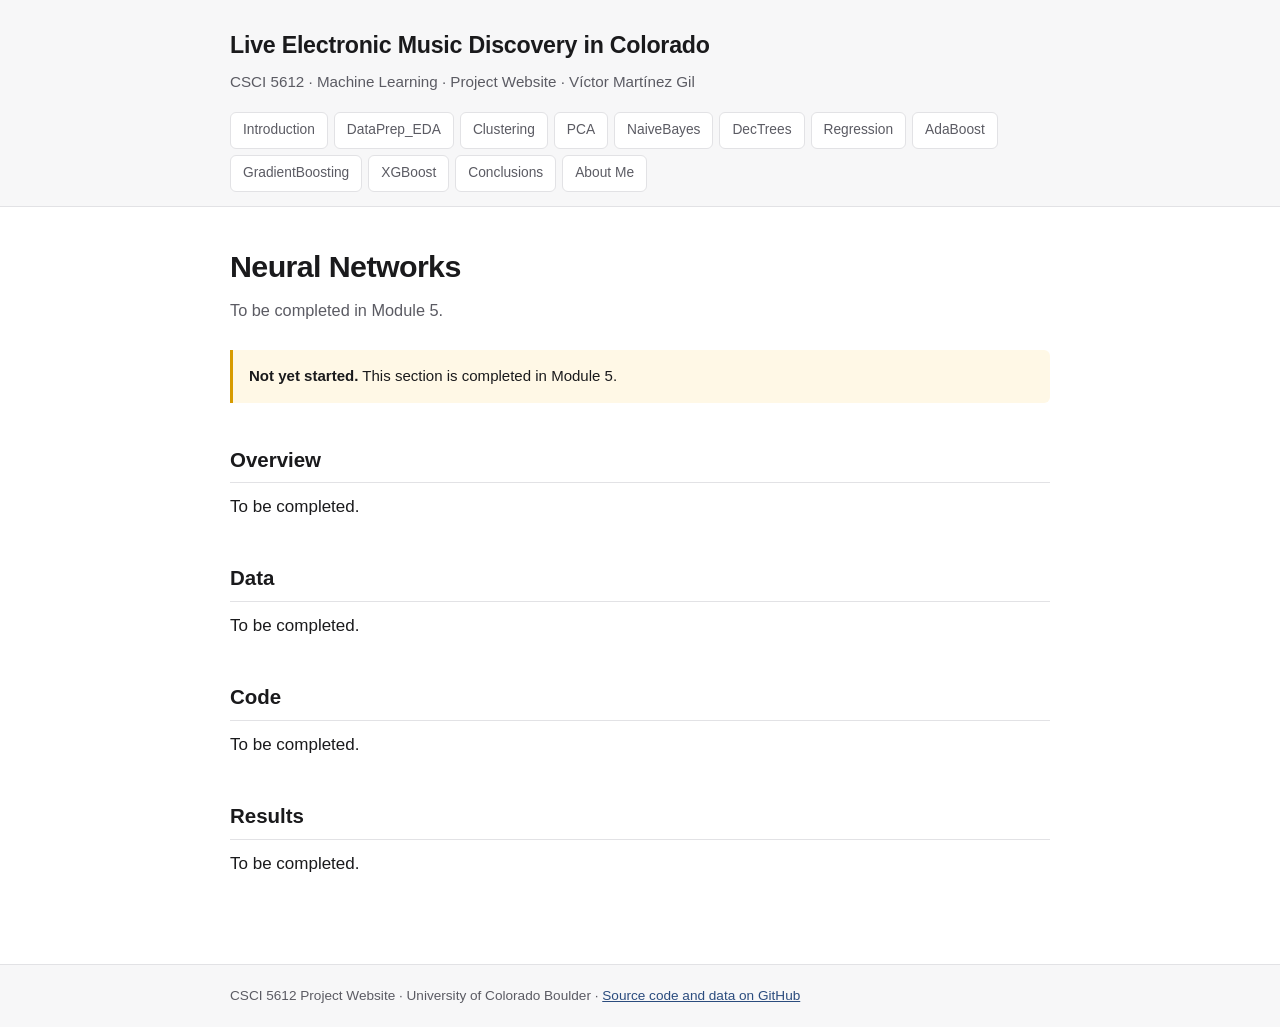
<file: nn.html>
<!DOCTYPE html>
<html lang="en">
<head>
<meta charset="utf-8">
<meta name="viewport" content="width=device-width, initial-scale=1">
<title>NN &middot; Live Electronic Music Discovery in Colorado</title>
<link rel="stylesheet" href="assets/style.css">
</head>
<body>

<header class="site">
  <div class="header-inner">
    <h1 class="site-title">Live Electronic Music Discovery in Colorado</h1>
    <p class="site-sub">CSCI 5612 &middot; Machine Learning &middot; Project Website &middot; V&iacute;ctor Mart&iacute;nez Gil</p>
  </div>
  <nav class="tabs">
    <a href="index.html">Introduction</a>
    <a href="dataprep_eda.html">DataPrep_EDA</a>
    <a href="clustering.html">Clustering</a>
    <a href="pca.html">PCA</a>
    <a href="naivebayes.html">NaiveBayes</a>
    <a href="dectrees.html">DecTrees</a>
    <a href="regression.html">Regression</a>
    <a href="adaboost.html">AdaBoost</a>
    <a href="gradientboosting.html">GradientBoosting</a>
    <a href="xgboost.html">XGBoost</a>
    <a href="conclusions.html">Conclusions</a>
    <a href="about.html">About Me</a>
  </nav>
</header>

<main>
<h1>Neural Networks</h1>
<p class="lede">To be completed in Module 5.</p>

<div class="pending">
  <strong>Not yet started.</strong> This section is completed in Module 5.
</div>

<h2>Overview</h2>
<p>To be completed.</p>

<h2>Data</h2>
<p>To be completed.</p>

<h2>Code</h2>
<p>To be completed.</p>

<h2>Results</h2>
<p>To be completed.</p>

</main>

<footer class="site">
  <div class="footer-inner">
    CSCI 5612 Project Website &middot; University of Colorado Boulder &middot;
    <a href="https://github.com/victormartinez2709/eventRecommender">Source code and data on GitHub</a>
  </div>
</footer>

</body>
</html>
</file>
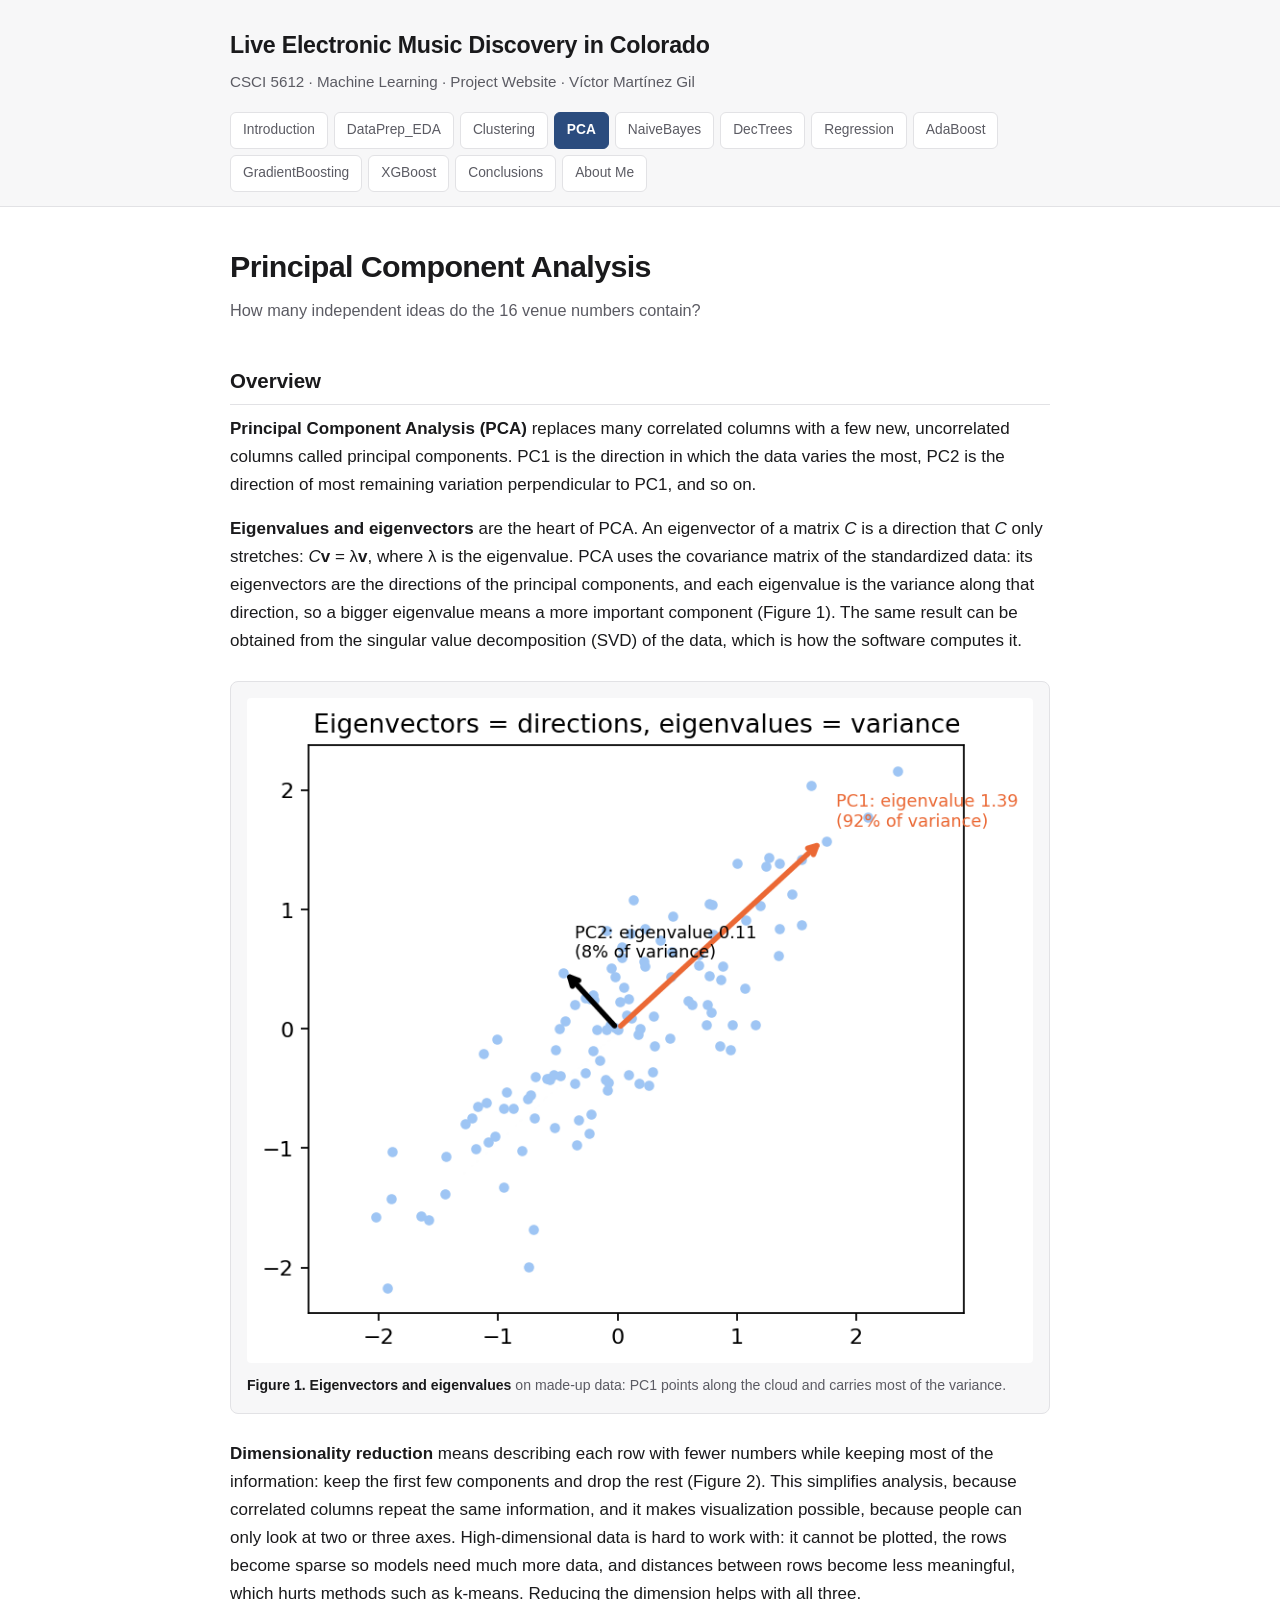
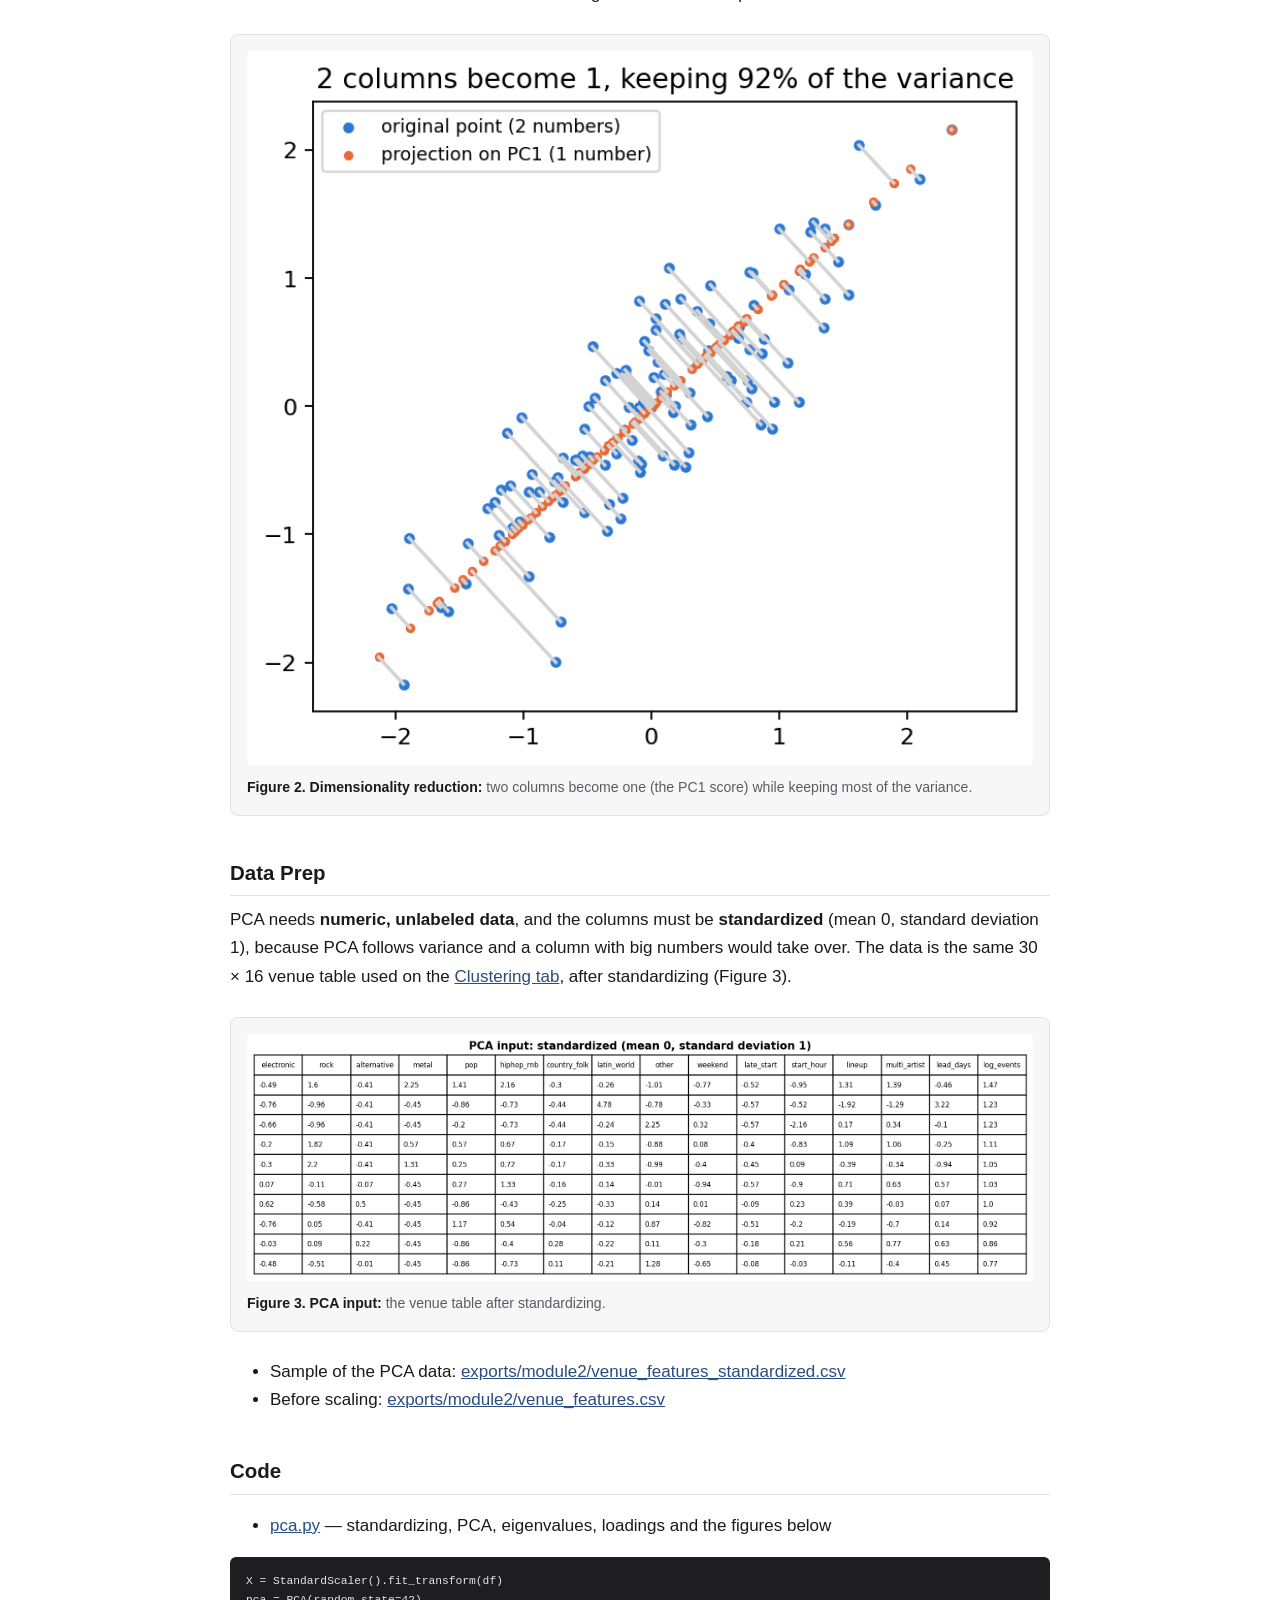
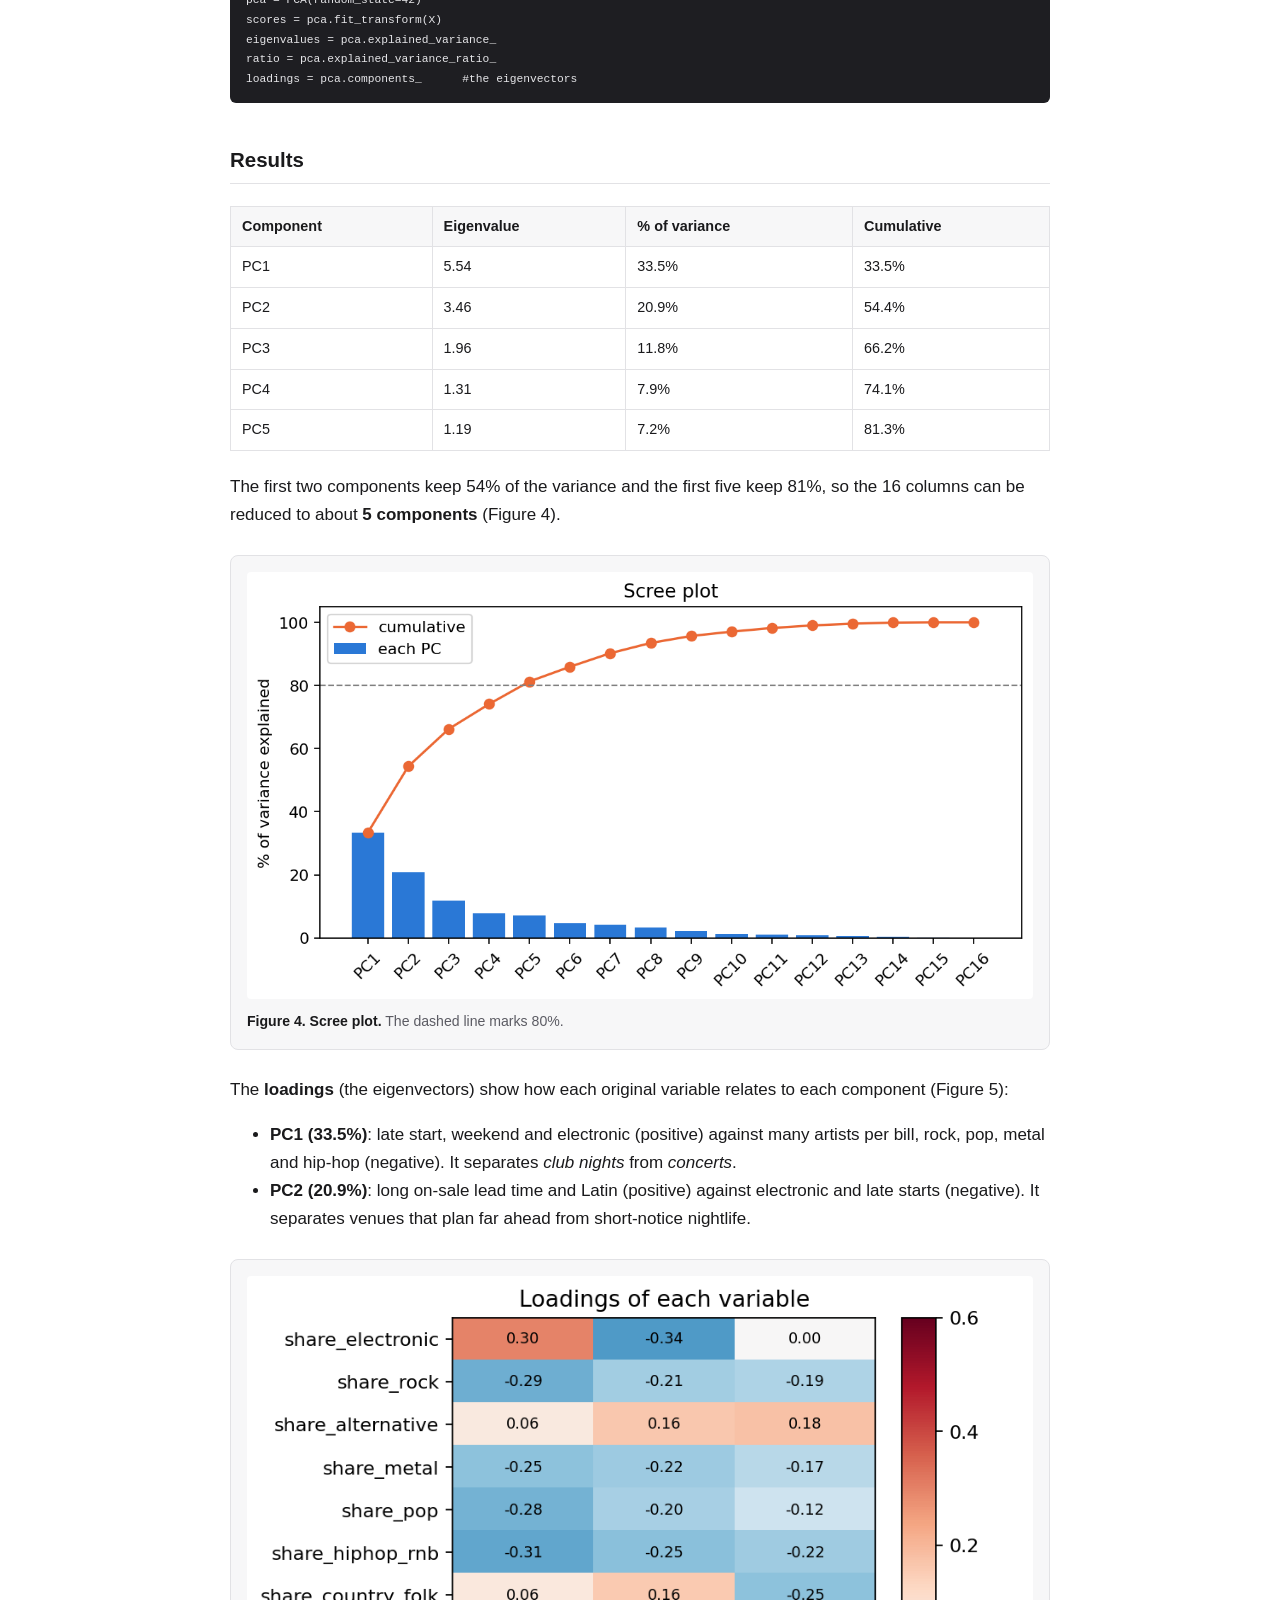
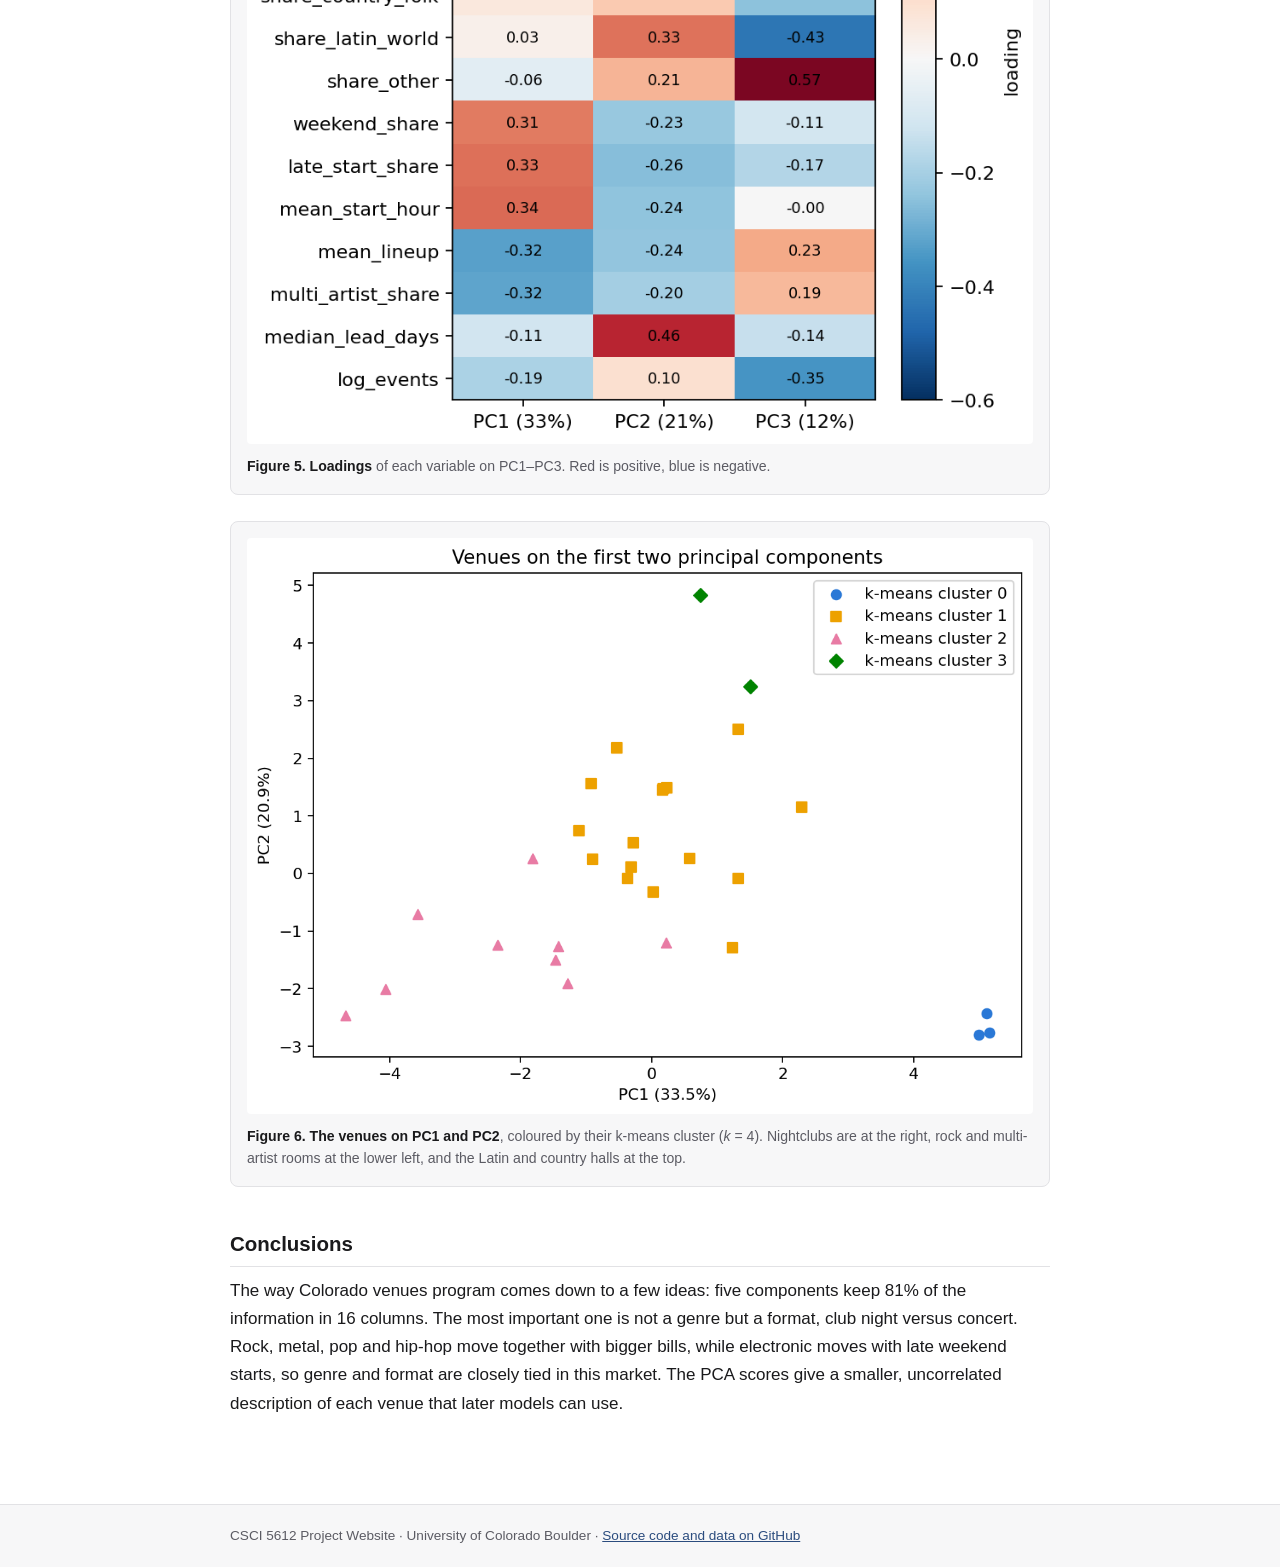
<file: pca.html>
<!DOCTYPE html>
<html lang="en">
<head>
<meta charset="utf-8">
<meta name="viewport" content="width=device-width, initial-scale=1">
<title>PCA &middot; Live Electronic Music Discovery in Colorado</title>
<link rel="stylesheet" href="assets/style.css">
<style>main a { overflow-wrap: anywhere; }</style>
</head>
<body>

<header class="site">
  <div class="header-inner">
    <h1 class="site-title">Live Electronic Music Discovery in Colorado</h1>
    <p class="site-sub">CSCI 5612 &middot; Machine Learning &middot; Project Website &middot; V&iacute;ctor Mart&iacute;nez Gil</p>
  </div>
  <nav class="tabs">
    <a href="index.html">Introduction</a>
    <a href="dataprep_eda.html">DataPrep_EDA</a>
    <a href="clustering.html">Clustering</a>
    <a href="pca.html" class="active">PCA</a>
    <a href="naivebayes.html">NaiveBayes</a>
    <a href="dectrees.html">DecTrees</a>
    <a href="regression.html">Regression</a>
    <a href="adaboost.html">AdaBoost</a>
    <a href="gradientboosting.html">GradientBoosting</a>
    <a href="xgboost.html">XGBoost</a>
    <a href="conclusions.html">Conclusions</a>
    <a href="about.html">About Me</a>
  </nav>
</header>

<main>
<h1>Principal Component Analysis</h1>
<p class="lede">How many independent ideas do the 16 venue numbers contain?</p>

<h2 id="overview">Overview</h2>

<p>
  <strong>Principal Component Analysis (PCA)</strong> replaces many correlated
  columns with a few new, uncorrelated columns called principal components. PC1
  is the direction in which the data varies the most, PC2 is the direction of
  most remaining variation perpendicular to PC1, and so on.
</p>

<p>
  <strong>Eigenvalues and eigenvectors</strong> are the heart of PCA. An
  eigenvector of a matrix <em>C</em> is a direction that <em>C</em> only stretches:
  <em>C</em><strong>v</strong> = &lambda;<strong>v</strong>, where &lambda; is the
  eigenvalue. PCA uses the covariance matrix of the standardized data: its
  eigenvectors are the directions of the principal components, and each
  eigenvalue is the variance along that direction, so a bigger eigenvalue means a
  more important component (Figure 1). The same result can be obtained from the
  singular value decomposition (SVD) of the data, which is how the software
  computes it.
</p>

<figure>
  <img src="assets/figures/pca/concept_eigenvectors.png" alt="Correlated points with two arrows for the eigenvectors, labelled with their eigenvalues">
  <figcaption><strong>Figure 1. Eigenvectors and eigenvalues</strong> on made-up data: PC1 points along the cloud and carries most of the variance.</figcaption>
</figure>

<p>
  <strong>Dimensionality reduction</strong> means describing each row with fewer
  numbers while keeping most of the information: keep the first few components
  and drop the rest (Figure 2). This simplifies analysis, because correlated
  columns repeat the same information, and it makes visualization possible,
  because people can only look at two or three axes. High-dimensional data is
  hard to work with: it cannot be plotted, the rows become sparse so models need
  much more data, and distances between rows become less meaningful, which hurts
  methods such as k-means. Reducing the dimension helps with all three.
</p>

<figure>
  <img src="assets/figures/pca/concept_projection.png" alt="Points projected onto the PC1 line, turning two numbers per point into one">
  <figcaption><strong>Figure 2. Dimensionality reduction:</strong> two columns become one (the PC1 score) while keeping most of the variance.</figcaption>
</figure>

<h2 id="data">Data Prep</h2>

<p>
  PCA needs <strong>numeric, unlabeled data</strong>, and the columns must be
  <strong>standardized</strong> (mean 0, standard deviation 1), because PCA follows
  variance and a column with big numbers would take over. The data is the same 30 &times; 16 venue table used on the
  <a href="clustering.html#data">Clustering tab</a>, after standardizing
  (Figure 3).
</p>

<figure>
  <img src="assets/figures/pca/prep_standardized.png" alt="Ten venue rows of standardized values">
  <figcaption><strong>Figure 3. PCA input:</strong> the venue table after standardizing.</figcaption>
</figure>

<ul>
  <li>Sample of the PCA data: <a href="https://github.com/victormartinez2709/eventRecommender/blob/main/exports/module2/venue_features_standardized.csv">exports/module2/venue_features_standardized.csv</a></li>
  <li>Before scaling: <a href="https://github.com/victormartinez2709/eventRecommender/blob/main/exports/module2/venue_features.csv">exports/module2/venue_features.csv</a></li>
</ul>

<h2 id="code">Code</h2>

<ul>
  <li><a href="https://github.com/victormartinez2709/eventRecommender/blob/main/pca.py">pca.py</a> &mdash; standardizing, PCA, eigenvalues, loadings and the figures below</li>
</ul>

<pre><code>X = StandardScaler().fit_transform(df)
pca = PCA(random_state=42)
scores = pca.fit_transform(X)
eigenvalues = pca.explained_variance_
ratio = pca.explained_variance_ratio_
loadings = pca.components_      #the eigenvectors</code></pre>

<h2 id="results">Results</h2>

<div class="table-wrap">
<table>
  <tr><th>Component</th><th>Eigenvalue</th><th>% of variance</th><th>Cumulative</th></tr>
  <tr><td>PC1</td><td>5.54</td><td>33.5%</td><td>33.5%</td></tr>
  <tr><td>PC2</td><td>3.46</td><td>20.9%</td><td>54.4%</td></tr>
  <tr><td>PC3</td><td>1.96</td><td>11.8%</td><td>66.2%</td></tr>
  <tr><td>PC4</td><td>1.31</td><td>7.9%</td><td>74.1%</td></tr>
  <tr><td>PC5</td><td>1.19</td><td>7.2%</td><td>81.3%</td></tr>
</table>
</div>

<p>
  The first two components keep 54% of the variance and the first five keep
  81%, so the 16 columns can be reduced to about <strong>5 components</strong>
  (Figure 4).
</p>

<figure>
  <img src="assets/figures/pca/scree_cumulative.png" alt="Scree plot with the variance of each component and the cumulative line passing 80% at PC5">
  <figcaption><strong>Figure 4. Scree plot.</strong> The dashed line marks 80%.</figcaption>
</figure>

<p>
  The <strong>loadings</strong> (the eigenvectors) show how each original
  variable relates to each component (Figure 5):
</p>

<ul>
  <li><strong>PC1 (33.5%)</strong>: late start, weekend and electronic (positive)
      against many artists per bill, rock, pop, metal and hip-hop (negative). It
      separates <em>club nights</em> from <em>concerts</em>.</li>
  <li><strong>PC2 (20.9%)</strong>: long on-sale lead time and Latin (positive)
      against electronic and late starts (negative). It separates venues that
      plan far ahead from short-notice nightlife.</li>
</ul>

<figure>
  <img src="assets/figures/pca/loadings_heatmap.png" alt="Heatmap of the loadings of the 16 variables on PC1, PC2 and PC3">
  <figcaption><strong>Figure 5. Loadings</strong> of each variable on PC1&ndash;PC3. Red is positive, blue is negative.</figcaption>
</figure>

<figure>
  <img src="assets/figures/pca/pc1_pc2_venues.png" alt="The 30 venues on PC1 and PC2 coloured by k-means cluster">
  <figcaption><strong>Figure 6. The venues on PC1 and PC2</strong>, coloured by their k-means cluster (<em>k</em> = 4). Nightclubs are at the right, rock and multi-artist rooms at the lower left, and the Latin and country halls at the top.</figcaption>
</figure>

<h2 id="conclusions">Conclusions</h2>

<p>
  The way Colorado venues program comes down to a few ideas: five components
  keep 81% of the information in 16 columns. The most important one is not a
  genre but a format, club night versus concert. Rock, metal, pop and hip-hop move
  together with bigger bills, while electronic moves with late weekend starts, so
  genre and format are closely tied in this market. The PCA scores give a
  smaller, uncorrelated description of each venue that later models can use.
</p>

</main>

<footer class="site">
  <div class="footer-inner">
    CSCI 5612 Project Website &middot; University of Colorado Boulder &middot;
    <a href="https://github.com/victormartinez2709/eventRecommender">Source code and data on GitHub</a>
  </div>
</footer>

</body>
</html>
</file>
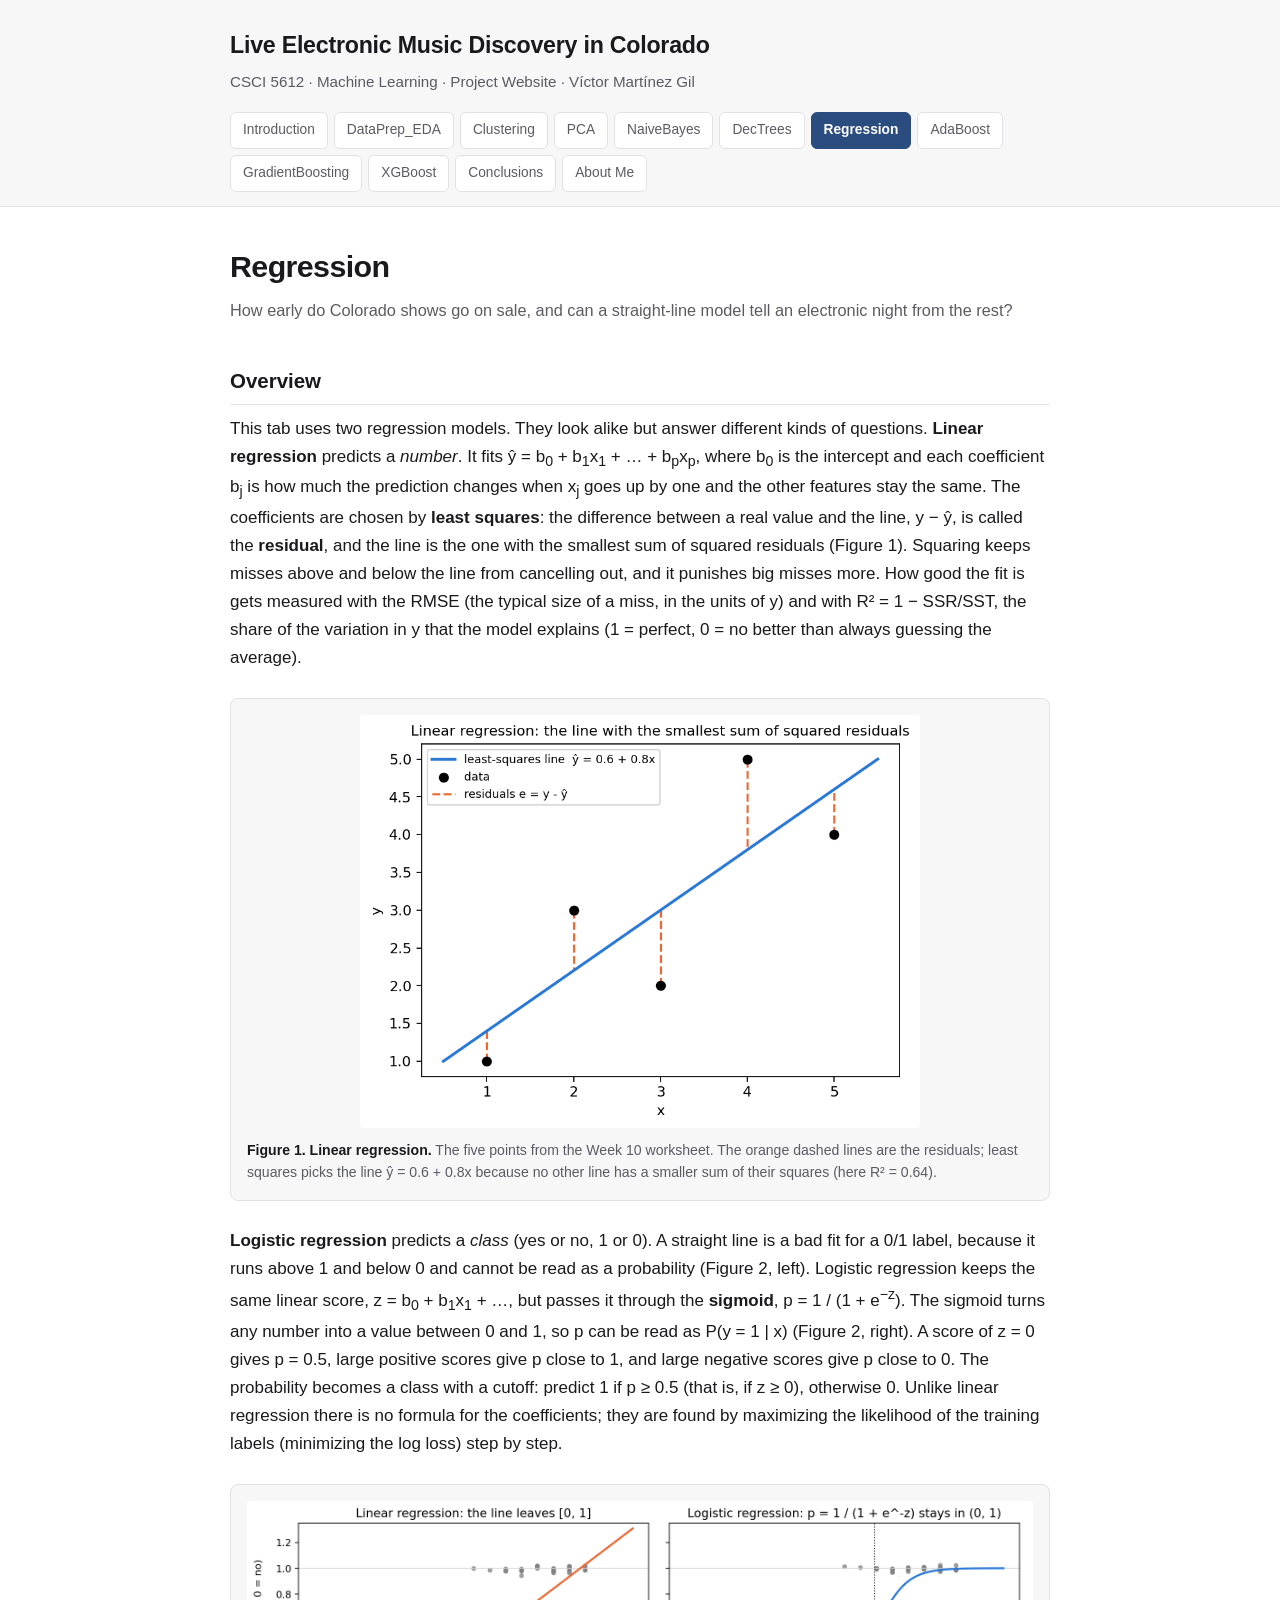
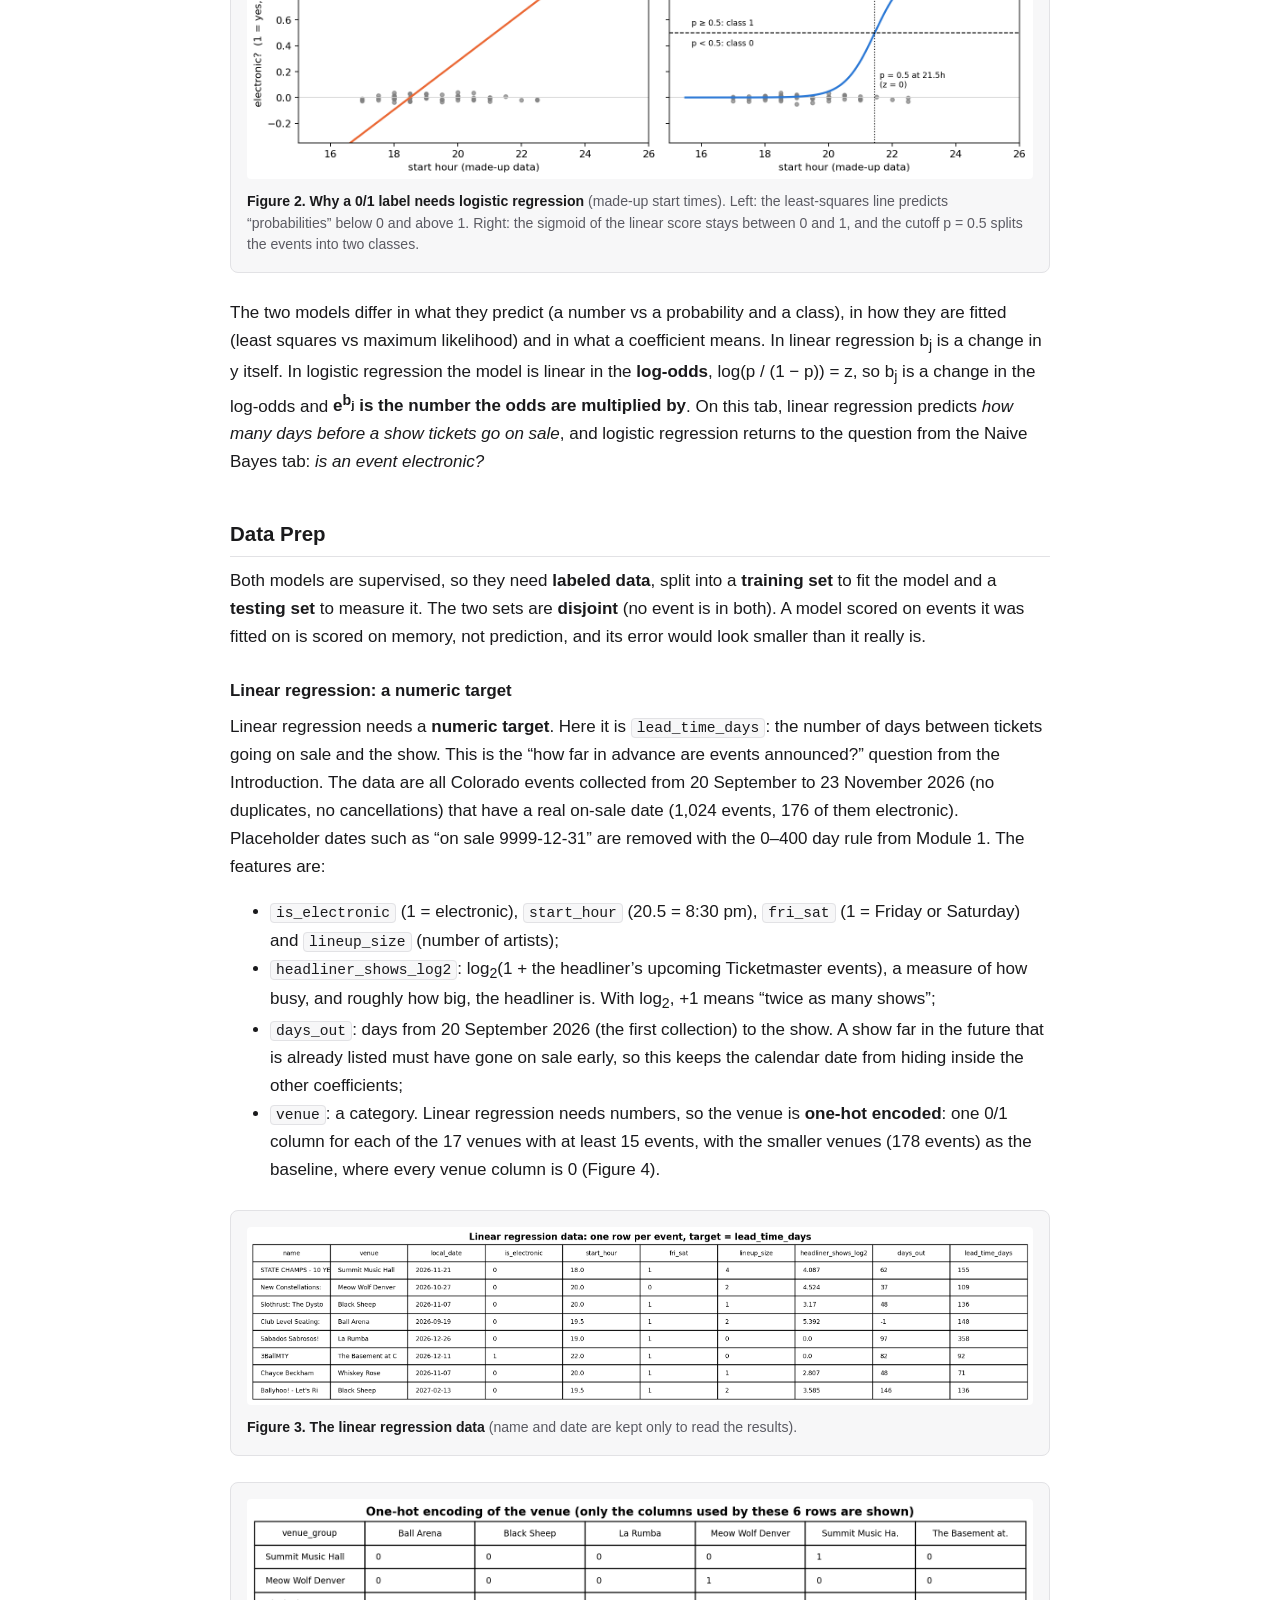
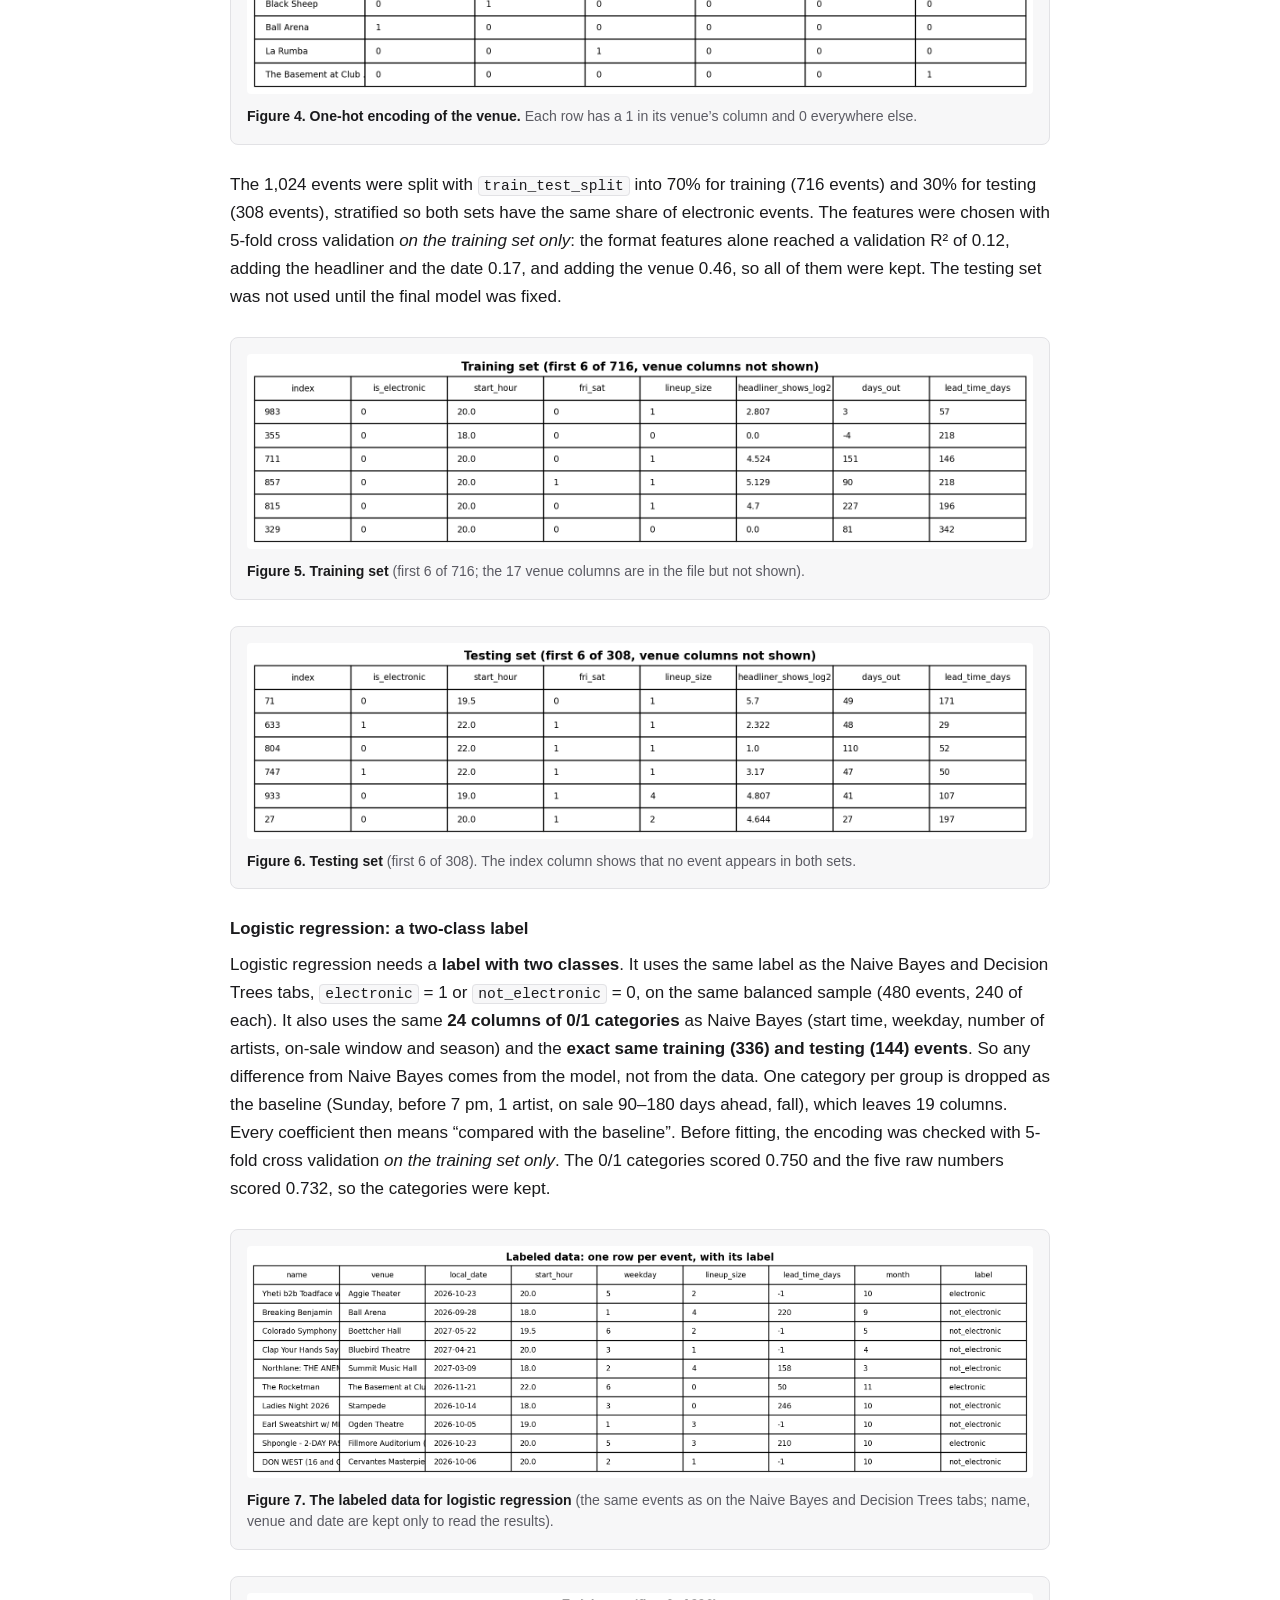
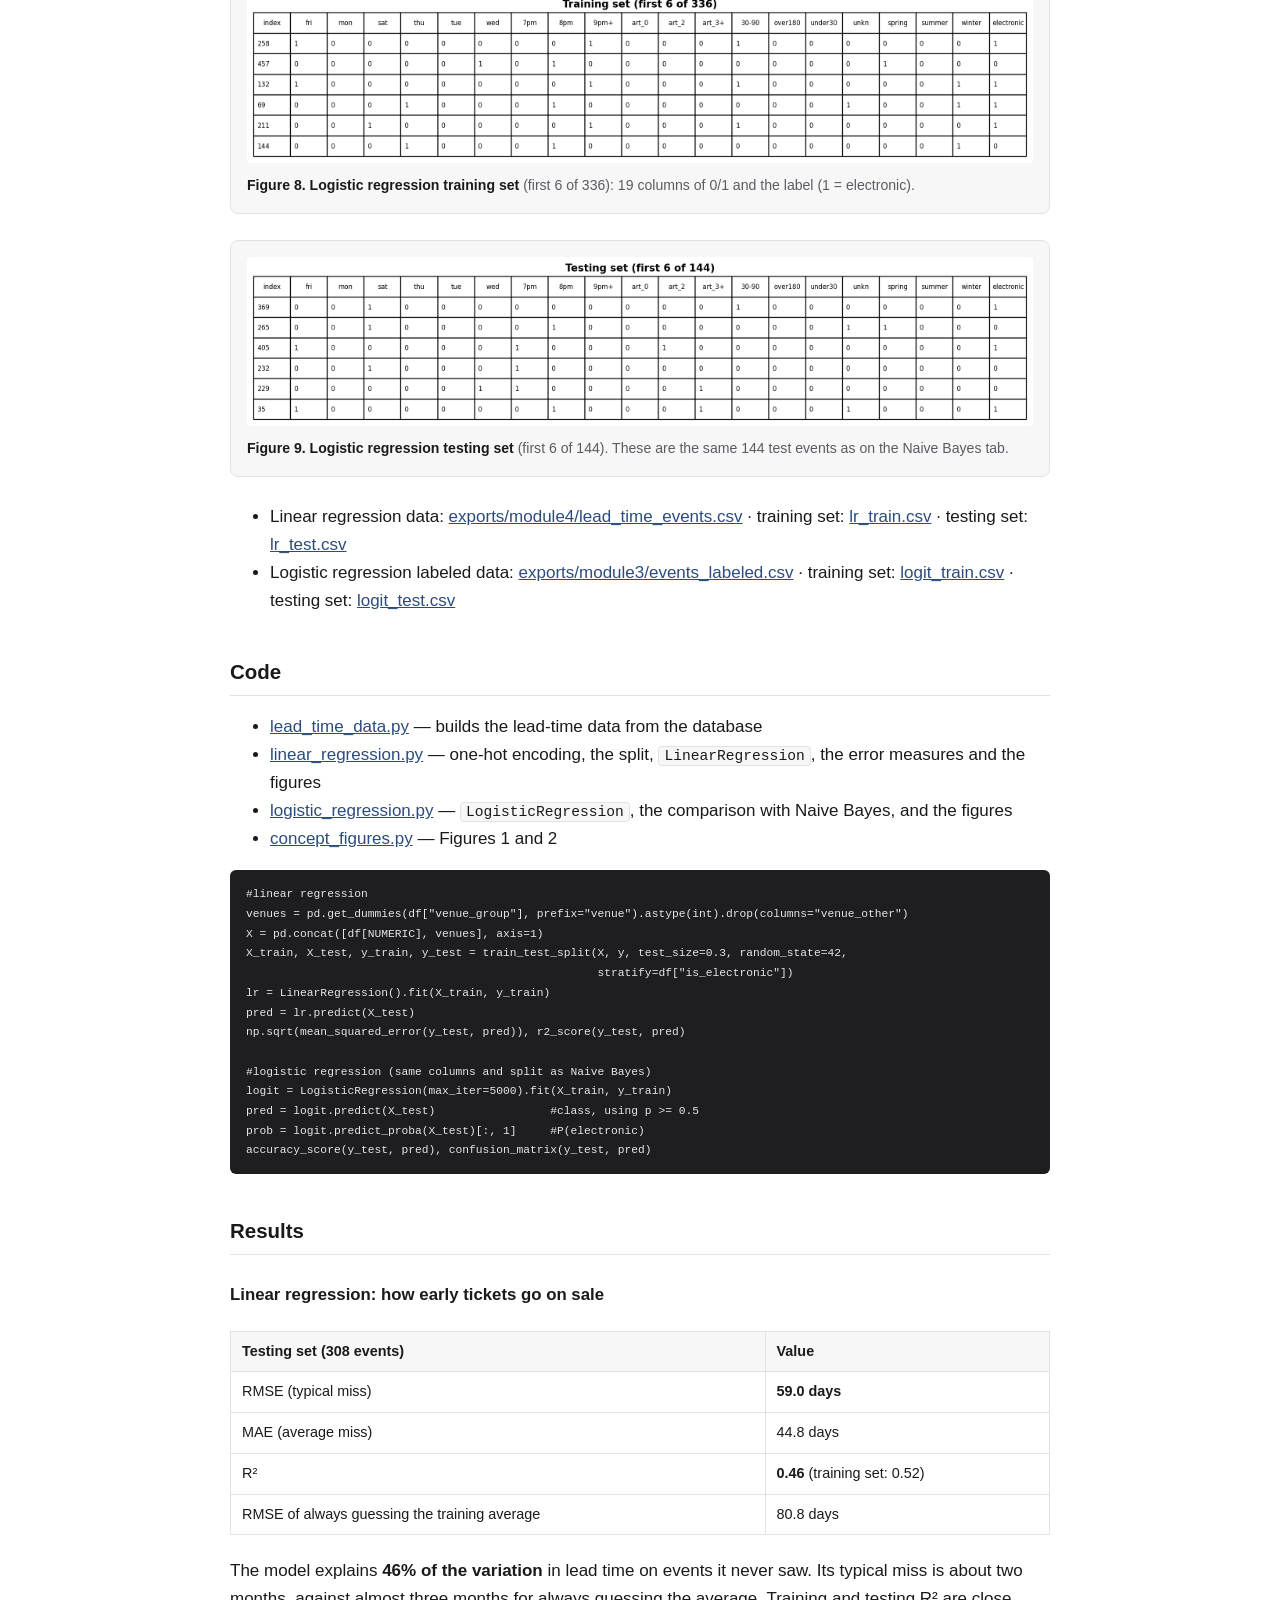
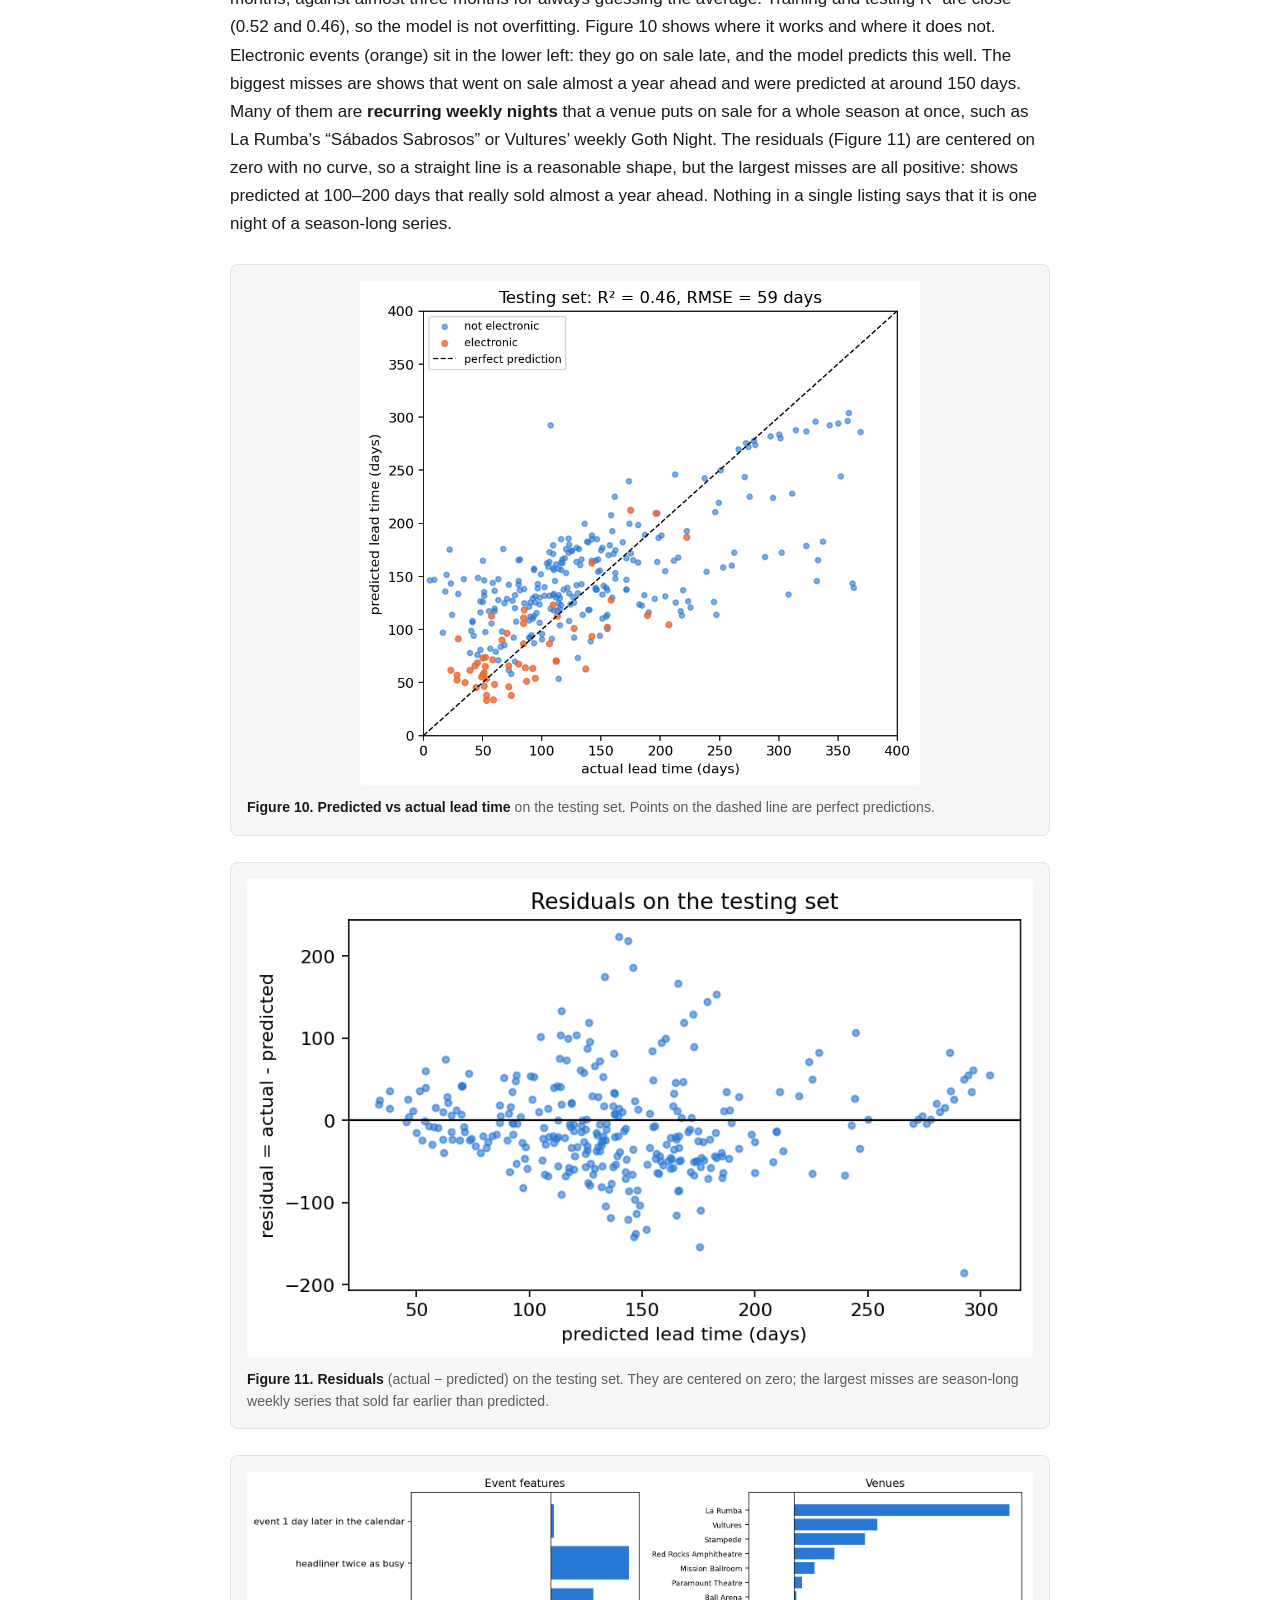
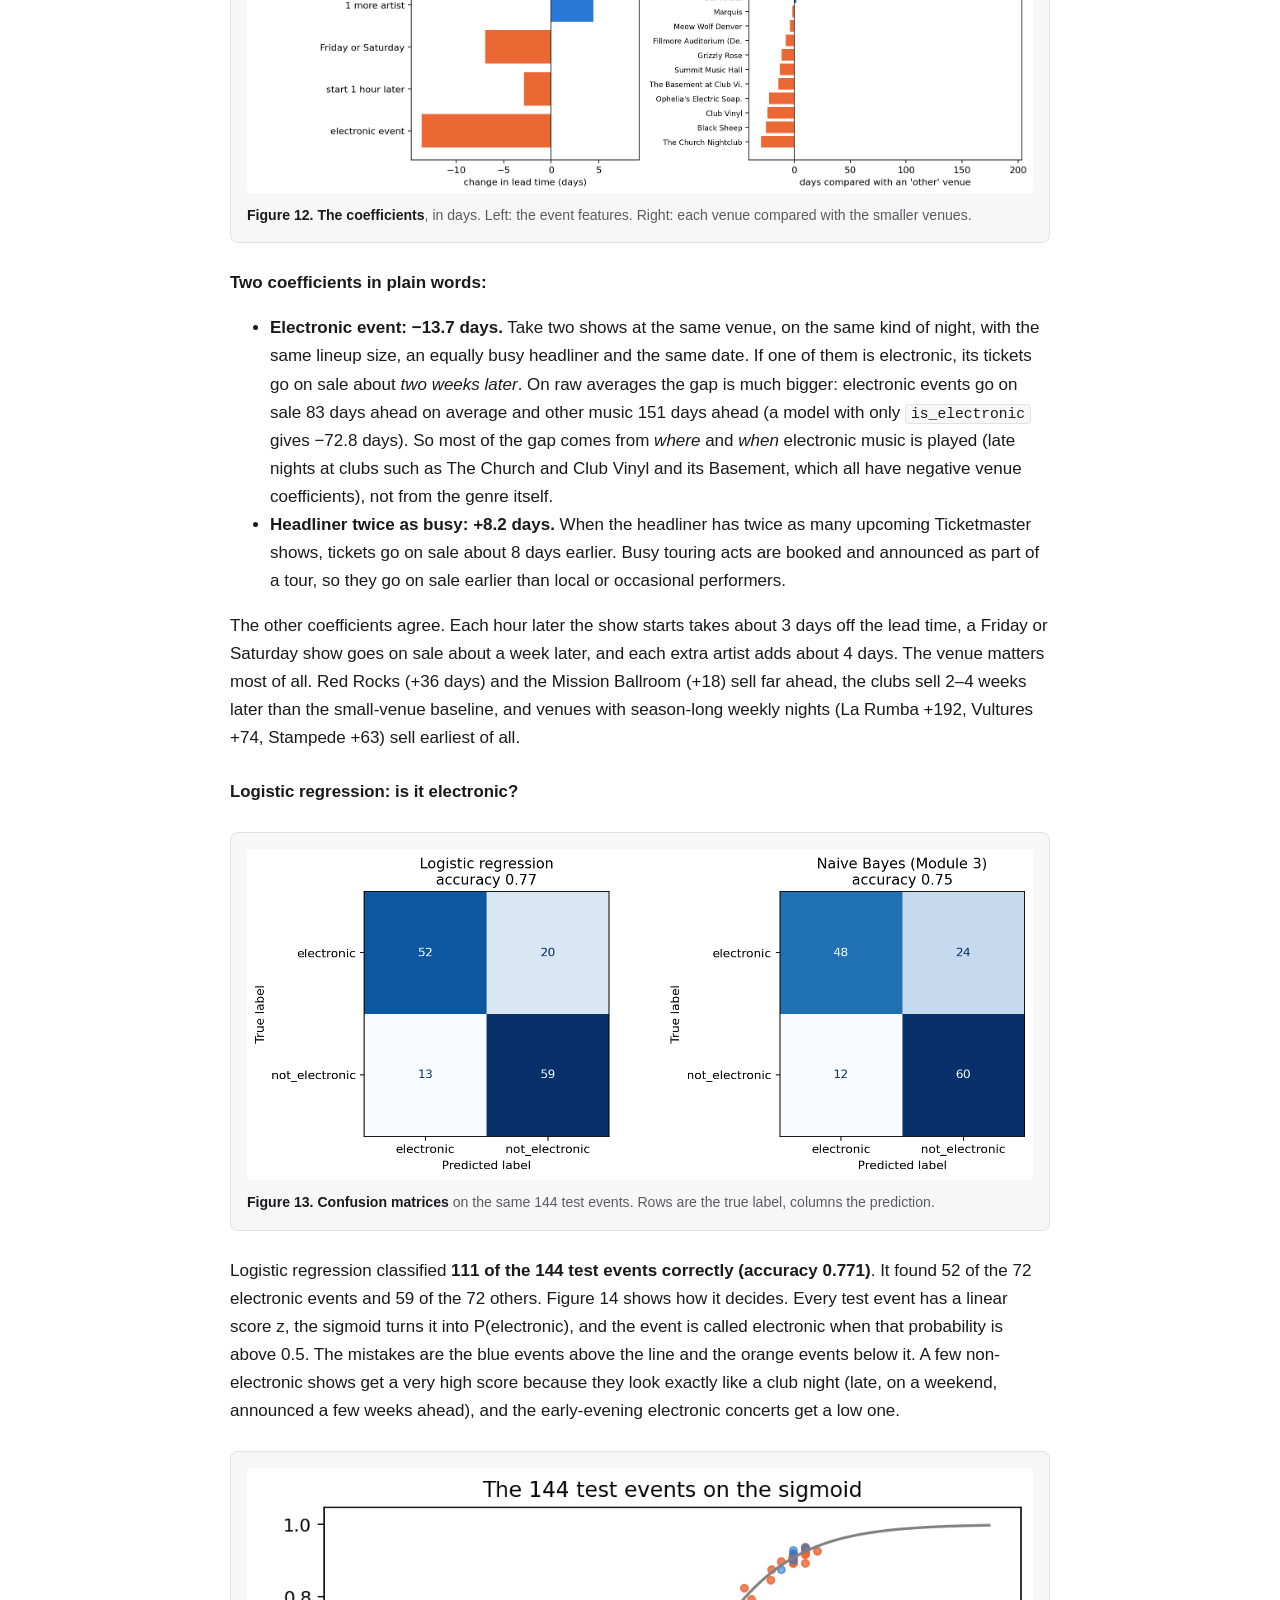
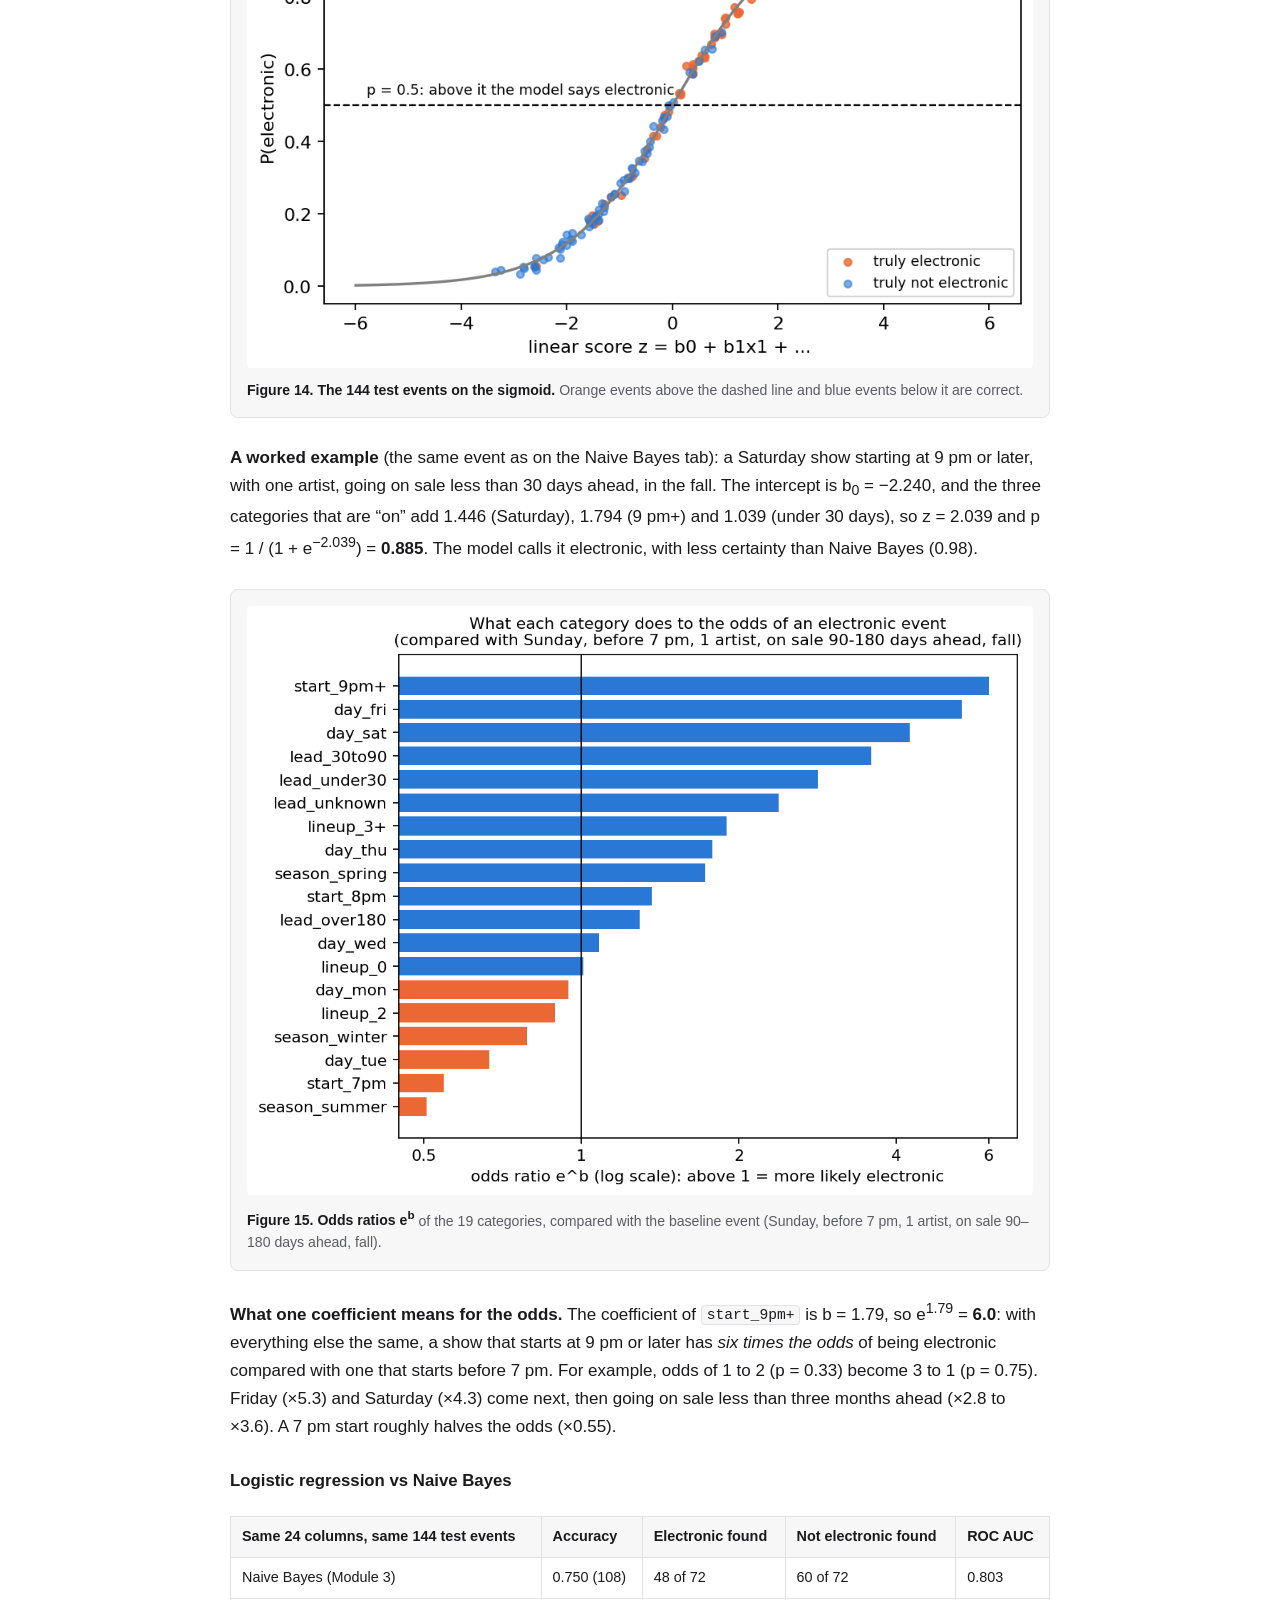
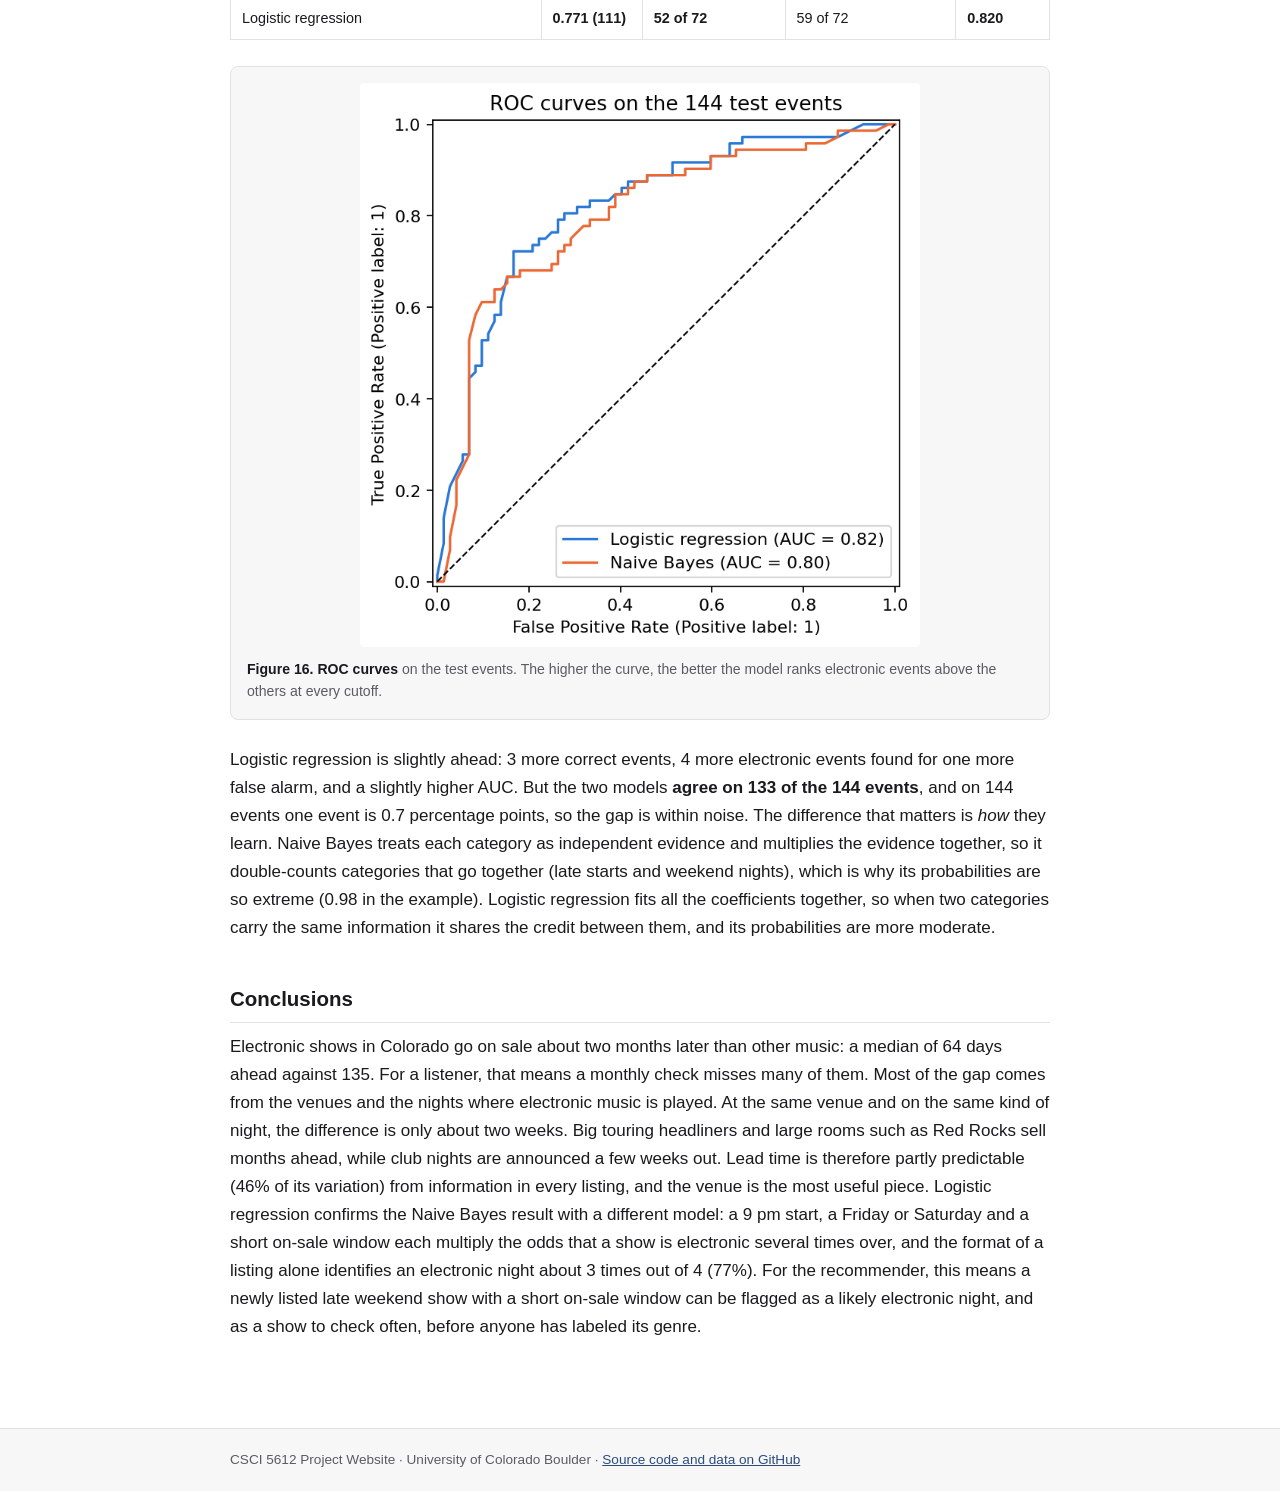
<file: regression.html>
<!DOCTYPE html>
<html lang="en">
<head>
<meta charset="utf-8">
<meta name="viewport" content="width=device-width, initial-scale=1">
<title>Regression &middot; Live Electronic Music Discovery in Colorado</title>
<link rel="stylesheet" href="assets/style.css">
<style>main a { overflow-wrap: anywhere; }</style>
</head>
<body>

<header class="site">
  <div class="header-inner">
    <h1 class="site-title">Live Electronic Music Discovery in Colorado</h1>
    <p class="site-sub">CSCI 5612 &middot; Machine Learning &middot; Project Website &middot; V&iacute;ctor Mart&iacute;nez Gil</p>
  </div>
  <nav class="tabs">
    <a href="index.html">Introduction</a>
    <a href="dataprep_eda.html">DataPrep_EDA</a>
    <a href="clustering.html">Clustering</a>
    <a href="pca.html">PCA</a>
    <a href="naivebayes.html">NaiveBayes</a>
    <a href="dectrees.html">DecTrees</a>
    <a href="regression.html" class="active">Regression</a>
    <a href="adaboost.html">AdaBoost</a>
    <a href="gradientboosting.html">GradientBoosting</a>
    <a href="xgboost.html">XGBoost</a>
    <a href="conclusions.html">Conclusions</a>
    <a href="about.html">About Me</a>
  </nav>
</header>

<main>
<h1>Regression</h1>
<p class="lede">How early do Colorado shows go on sale, and can a straight-line model tell an electronic night from the rest?</p>

<h2 id="overview">Overview</h2>

<p>
  This tab uses two regression models. They look alike but answer different kinds of
  questions. <strong>Linear regression</strong> predicts a <em>number</em>. It
  fits ŷ = b<sub>0</sub> + b<sub>1</sub>x<sub>1</sub> + &hellip; + b<sub>p</sub>x<sub>p</sub>,
  where b<sub>0</sub> is the intercept and each coefficient b<sub>j</sub> is how much the
  prediction changes when x<sub>j</sub> goes up by one and the other features stay the
  same. The coefficients are chosen by <strong>least squares</strong>: the difference
  between a real value and the line, y &minus; ŷ, is called the <strong>residual</strong>,
  and the line is the one with the smallest sum of squared residuals (Figure 1).
  Squaring keeps misses above and below the line from cancelling out, and it punishes big
  misses more. How good the fit is gets measured with the RMSE (the typical size of a
  miss, in the units of y) and with R&sup2; = 1 &minus; SSR/SST, the share of the variation
  in y that the model explains (1 = perfect, 0 = no better than always guessing the
  average).
</p>

<figure>
  <img src="assets/figures/regression/concept_least_squares.png" style="max-width:560px; margin:0 auto" alt="Five points, the least-squares line y-hat = 0.6 + 0.8x, and the vertical residuals between the points and the line">
  <figcaption><strong>Figure 1. Linear regression.</strong> The five points from the Week 10 worksheet. The orange dashed lines are the residuals; least squares picks the line ŷ = 0.6 + 0.8x because no other line has a smaller sum of their squares (here R&sup2; = 0.64).</figcaption>
</figure>

<p>
  <strong>Logistic regression</strong> predicts a <em>class</em> (yes or no, 1 or 0).
  A straight line is a bad fit for a 0/1 label, because it runs above 1 and below 0
  and cannot be read as a probability (Figure 2, left). Logistic regression keeps
  the same linear score, z = b<sub>0</sub> + b<sub>1</sub>x<sub>1</sub> + &hellip;, but
  passes it through the <strong>sigmoid</strong>, p = 1 / (1 + e<sup>&minus;z</sup>). The
  sigmoid turns any number into a value between 0 and 1, so p can be read as
  P(y = 1 | x) (Figure 2, right). A score of z = 0 gives p = 0.5, large positive
  scores give p close to 1, and large negative scores give p close to 0. The
  probability becomes a class with a cutoff: predict 1 if p &ge; 0.5 (that is, if
  z &ge; 0), otherwise 0. Unlike linear regression there is no formula for the
  coefficients; they are found by maximizing the likelihood of the training labels
  (minimizing the log loss) step by step.
</p>

<figure>
  <img src="assets/figures/regression/concept_line_vs_sigmoid.png" alt="Left: a straight line fitted to 0/1 data goes below 0 and above 1. Right: the sigmoid curve stays between 0 and 1 and crosses 0.5 where z = 0">
  <figcaption><strong>Figure 2. Why a 0/1 label needs logistic regression</strong> (made-up start times). Left: the least-squares line predicts &ldquo;probabilities&rdquo; below 0 and above 1. Right: the sigmoid of the linear score stays between 0 and 1, and the cutoff p = 0.5 splits the events into two classes.</figcaption>
</figure>

<p>
  The two models differ in what they predict (a number vs a probability and a class),
  in how they are fitted (least squares vs maximum likelihood) and in what a
  coefficient means. In linear regression b<sub>j</sub> is a change in y itself. In
  logistic regression the model is linear in the <strong>log-odds</strong>,
  log(p / (1 &minus; p)) = z, so b<sub>j</sub> is a change in the log-odds and
  <strong>e<sup>b<sub>j</sub></sup> is the number the odds are multiplied by</strong>.
  On this tab, linear regression predicts <em>how many days before a show tickets go on
  sale</em>, and logistic regression returns to the question from the Naive Bayes tab:
  <em>is an event electronic?</em>
</p>

<h2 id="data">Data Prep</h2>

<p>
  Both models are supervised, so they need <strong>labeled data</strong>, split into a
  <strong>training set</strong> to fit the model and a <strong>testing set</strong> to
  measure it. The two sets are <strong>disjoint</strong> (no event is in both). A model
  scored on events it was fitted on is scored on memory, not prediction, and its error
  would look smaller than it really is.
</p>

<h3>Linear regression: a numeric target</h3>

<p>
  Linear regression needs a <strong>numeric target</strong>. Here it is
  <code>lead_time_days</code>: the number of days between tickets going on sale and the
  show. This is the &ldquo;how far in advance are events announced?&rdquo; question from
  the Introduction. The data are all Colorado events collected from 20 September to
  23 November 2026 (no duplicates, no cancellations) that have a real on-sale date (1,024 events, 176 of them electronic).
  Placeholder dates such as &ldquo;on sale 9999-12-31&rdquo; are removed with the
  0&ndash;400 day rule from Module 1. The features are:
</p>

<ul>
  <li><code>is_electronic</code> (1 = electronic), <code>start_hour</code> (20.5 = 8:30 pm), <code>fri_sat</code> (1 = Friday or Saturday) and <code>lineup_size</code> (number of artists);</li>
  <li><code>headliner_shows_log2</code>: log<sub>2</sub>(1 + the headliner&rsquo;s upcoming Ticketmaster events), a measure of how busy, and roughly how big, the headliner is. With log<sub>2</sub>, +1 means &ldquo;twice as many shows&rdquo;;</li>
  <li><code>days_out</code>: days from 20 September 2026 (the first collection) to the show. A show far in the future that is already listed must have gone on sale early, so this keeps the calendar date from hiding inside the other coefficients;</li>
  <li><code>venue</code>: a category. Linear regression needs numbers, so the venue is <strong>one-hot encoded</strong>: one 0/1 column for each of the 17 venues with at least 15 events, with the smaller venues (178 events) as the baseline, where every venue column is 0 (Figure 4).</li>
</ul>

<figure>
  <img src="assets/figures/regression/lr_data_sample.png" alt="Eight event rows with name, venue, date, the six numeric features and lead_time_days">
  <figcaption><strong>Figure 3. The linear regression data</strong> (name and date are kept only to read the results).</figcaption>
</figure>

<figure>
  <img src="assets/figures/regression/lr_onehot_venue.png" alt="Each venue name becomes a column of zeros with a single one">
  <figcaption><strong>Figure 4. One-hot encoding of the venue.</strong> Each row has a 1 in its venue&rsquo;s column and 0 everywhere else.</figcaption>
</figure>

<p>
  The 1,024 events were split with <code>train_test_split</code> into 70% for training
  (716 events) and 30% for testing (308 events), stratified so both sets have the same
  share of electronic events. The features were chosen with 5-fold cross validation
  <em>on the training set only</em>: the format features alone reached a validation
  R&sup2; of 0.12, adding the headliner and the date 0.17, and adding the venue 0.46, so all
  of them were kept. The testing set was not used until the final model was fixed.
</p>

<figure>
  <img src="assets/figures/regression/lr_train_sample.png" alt="First six rows of the linear regression training set">
  <figcaption><strong>Figure 5. Training set</strong> (first 6 of 716; the 17 venue columns are in the file but not shown).</figcaption>
</figure>

<figure>
  <img src="assets/figures/regression/lr_test_sample.png" alt="First six rows of the linear regression testing set">
  <figcaption><strong>Figure 6. Testing set</strong> (first 6 of 308). The index column shows that no event appears in both sets.</figcaption>
</figure>

<h3>Logistic regression: a two-class label</h3>

<p>
  Logistic regression needs a <strong>label with two classes</strong>. It uses the same
  label as the Naive Bayes and Decision Trees tabs, <code>electronic</code> = 1 or
  <code>not_electronic</code> = 0, on the same balanced sample (480 events, 240 of
  each). It also uses the same <strong>24 columns of 0/1 categories</strong> as Naive
  Bayes (start time, weekday, number of artists, on-sale window and season) and the
  <strong>exact same training (336) and testing (144) events</strong>. So any difference
  from Naive Bayes comes from the model, not from the data. One category per group is
  dropped as the baseline (Sunday, before 7 pm, 1 artist, on sale 90&ndash;180 days
  ahead, fall), which leaves 19 columns. Every coefficient then means &ldquo;compared
  with the baseline&rdquo;. Before fitting, the encoding was checked with 5-fold cross
  validation <em>on the training set only</em>. The 0/1 categories scored 0.750 and the
  five raw numbers scored 0.732, so the categories were kept.
</p>

<figure>
  <img src="assets/figures/naivebayes/labeled_sample.png" alt="Ten labeled event rows with name, venue, date, the five format features and the label">
  <figcaption><strong>Figure 7. The labeled data for logistic regression</strong> (the same events as on the Naive Bayes and Decision Trees tabs; name, venue and date are kept only to read the results).</figcaption>
</figure>

<figure>
  <img src="assets/figures/regression/logit_train_sample.png" alt="First six rows of the logistic regression training set: 19 zero/one columns and the 0/1 label">
  <figcaption><strong>Figure 8. Logistic regression training set</strong> (first 6 of 336): 19 columns of 0/1 and the label (1 = electronic).</figcaption>
</figure>

<figure>
  <img src="assets/figures/regression/logit_test_sample.png" alt="First six rows of the logistic regression testing set">
  <figcaption><strong>Figure 9. Logistic regression testing set</strong> (first 6 of 144). These are the same 144 test events as on the Naive Bayes tab.</figcaption>
</figure>

<ul>
  <li>Linear regression data: <a href="https://github.com/victormartinez2709/eventRecommender/blob/main/exports/module4/lead_time_events.csv">exports/module4/lead_time_events.csv</a> &middot; training set: <a href="https://github.com/victormartinez2709/eventRecommender/blob/main/exports/module4/lr_train.csv">lr_train.csv</a> &middot; testing set: <a href="https://github.com/victormartinez2709/eventRecommender/blob/main/exports/module4/lr_test.csv">lr_test.csv</a></li>
  <li>Logistic regression labeled data: <a href="https://github.com/victormartinez2709/eventRecommender/blob/main/exports/module3/events_labeled.csv">exports/module3/events_labeled.csv</a> &middot; training set: <a href="https://github.com/victormartinez2709/eventRecommender/blob/main/exports/module4/logit_train.csv">logit_train.csv</a> &middot; testing set: <a href="https://github.com/victormartinez2709/eventRecommender/blob/main/exports/module4/logit_test.csv">logit_test.csv</a></li>
</ul>

<h2 id="code">Code</h2>

<ul>
  <li><a href="https://github.com/victormartinez2709/eventRecommender/blob/main/lead_time_data.py">lead_time_data.py</a> &mdash; builds the lead-time data from the database</li>
  <li><a href="https://github.com/victormartinez2709/eventRecommender/blob/main/linear_regression.py">linear_regression.py</a> &mdash; one-hot encoding, the split, <code>LinearRegression</code>, the error measures and the figures</li>
  <li><a href="https://github.com/victormartinez2709/eventRecommender/blob/main/logistic_regression.py">logistic_regression.py</a> &mdash; <code>LogisticRegression</code>, the comparison with Naive Bayes, and the figures</li>
  <li><a href="https://github.com/victormartinez2709/eventRecommender/blob/main/concept_figures.py">concept_figures.py</a> &mdash; Figures 1 and 2</li>
</ul>

<pre><code>#linear regression
venues = pd.get_dummies(df["venue_group"], prefix="venue").astype(int).drop(columns="venue_other")
X = pd.concat([df[NUMERIC], venues], axis=1)
X_train, X_test, y_train, y_test = train_test_split(X, y, test_size=0.3, random_state=42,
                                                    stratify=df["is_electronic"])
lr = LinearRegression().fit(X_train, y_train)
pred = lr.predict(X_test)
np.sqrt(mean_squared_error(y_test, pred)), r2_score(y_test, pred)

#logistic regression (same columns and split as Naive Bayes)
logit = LogisticRegression(max_iter=5000).fit(X_train, y_train)
pred = logit.predict(X_test)                 #class, using p &gt;= 0.5
prob = logit.predict_proba(X_test)[:, 1]     #P(electronic)
accuracy_score(y_test, pred), confusion_matrix(y_test, pred)</code></pre>

<h2 id="results">Results</h2>

<h3>Linear regression: how early tickets go on sale</h3>

<div class="table-wrap">
<table>
  <tr><th>Testing set (308 events)</th><th>Value</th></tr>
  <tr><td>RMSE (typical miss)</td><td><strong>59.0 days</strong></td></tr>
  <tr><td>MAE (average miss)</td><td>44.8 days</td></tr>
  <tr><td>R&sup2;</td><td><strong>0.46</strong> (training set: 0.52)</td></tr>
  <tr><td>RMSE of always guessing the training average</td><td>80.8 days</td></tr>
</table>
</div>

<p>
  The model explains <strong>46% of the variation</strong> in lead time on events it
  never saw. Its typical miss is about two months, against almost three months for
  always guessing the average. Training and testing R&sup2; are close (0.52 and 0.46),
  so the model is not overfitting. Figure 10 shows where it works and where it does
  not. Electronic events (orange) sit in the lower left: they go on sale late, and the
  model predicts this well. The biggest misses are shows that went on sale almost a year
  ahead and were predicted at around 150 days. Many of them are
  <strong>recurring weekly nights</strong> that a venue puts on sale for a whole season
  at once, such as La Rumba&rsquo;s &ldquo;S&aacute;bados Sabrosos&rdquo; or Vultures&rsquo;
  weekly Goth Night. The residuals (Figure 11) are centered on zero with no curve, so a
  straight line is a reasonable shape, but the largest misses are all positive: shows
  predicted at 100&ndash;200 days that really sold almost a year ahead. Nothing in a
  single listing says that it is one night of a season-long series.
</p>

<figure>
  <img src="assets/figures/regression/lr_pred_vs_actual.png" style="max-width:560px; margin:0 auto" alt="Predicted against actual lead time for the 308 test events, with the perfect-prediction diagonal; electronic events cluster at short lead times">
  <figcaption><strong>Figure 10. Predicted vs actual lead time</strong> on the testing set. Points on the dashed line are perfect predictions.</figcaption>
</figure>

<figure>
  <img src="assets/figures/regression/lr_residuals.png" alt="Residuals against predicted value, spreading out for larger predictions">
  <figcaption><strong>Figure 11. Residuals</strong> (actual &minus; predicted) on the testing set. They are centered on zero; the largest misses are season-long weekly series that sold far earlier than predicted.</figcaption>
</figure>

<figure>
  <img src="assets/figures/regression/lr_coefficients.png" alt="Bar charts of the coefficients: electronic -13.7 days, Friday or Saturday -7, start one hour later -2.9, one more artist +4.4, headliner twice as busy +8.2; venues from The Church Nightclub -30 to La Rumba +192">
  <figcaption><strong>Figure 12. The coefficients</strong>, in days. Left: the event features. Right: each venue compared with the smaller venues.</figcaption>
</figure>

<p><strong>Two coefficients in plain words:</strong></p>

<ul>
  <li><strong>Electronic event: &minus;13.7 days.</strong> Take two shows at the same
  venue, on the same kind of night, with the same lineup size, an equally busy headliner
  and the same date. If one of them is electronic, its tickets go on sale about
  <em>two weeks later</em>. On raw averages the gap is much bigger: electronic events
  go on sale 83 days ahead on average and other music 151 days ahead (a model with only
  <code>is_electronic</code> gives &minus;72.8 days). So most of the gap comes from
  <em>where</em> and <em>when</em> electronic music is played (late nights at clubs
  such as The Church and Club Vinyl and its Basement, which all have negative venue
  coefficients), not from the genre itself.</li>
  <li><strong>Headliner twice as busy: +8.2 days.</strong> When the headliner has twice
  as many upcoming Ticketmaster shows, tickets go on sale about 8 days earlier. Busy
  touring acts are booked and announced as part of a tour, so they go on sale earlier
  than local or occasional performers.</li>
</ul>

<p>
  The other coefficients agree. Each hour later the show starts takes about 3 days off
  the lead time, a Friday or Saturday show goes on sale about a week later, and each
  extra artist adds about 4 days. The venue matters most of all. Red Rocks (+36 days)
  and the Mission Ballroom (+18) sell far ahead, the clubs sell 2&ndash;4 weeks later
  than the small-venue baseline, and venues with season-long weekly nights (La Rumba
  +192, Vultures +74, Stampede +63) sell earliest of all.
</p>

<h3>Logistic regression: is it electronic?</h3>

<figure>
  <img src="assets/figures/regression/logit_confusion.png" alt="Confusion matrices: logistic regression 52, 20, 13, 59; Naive Bayes 48, 24, 12, 60">
  <figcaption><strong>Figure 13. Confusion matrices</strong> on the same 144 test events. Rows are the true label, columns the prediction.</figcaption>
</figure>

<p>
  Logistic regression classified <strong>111 of the 144 test events correctly
  (accuracy 0.771)</strong>. It found 52 of the 72 electronic events and 59 of the 72
  others. Figure 14 shows how it decides. Every test event has a linear score z, the
  sigmoid turns it into P(electronic), and the event is called electronic when that
  probability is above 0.5. The mistakes are the blue events above the line and the
  orange events below it. A few non-electronic shows get a very high score because they
  look exactly like a club night (late, on a weekend, announced a few weeks ahead), and
  the early-evening electronic concerts get a low one.
</p>

<figure>
  <img src="assets/figures/regression/logit_sigmoid_test.png" alt="The 144 test events placed on the sigmoid curve by their linear score, colored by true label">
  <figcaption><strong>Figure 14. The 144 test events on the sigmoid.</strong> Orange events above the dashed line and blue events below it are correct.</figcaption>
</figure>

<p>
  <strong>A worked example</strong> (the same event as on the Naive Bayes tab): a Saturday
  show starting at 9 pm or later, with one artist, going on sale less than 30 days ahead,
  in the fall. The intercept is b<sub>0</sub> = &minus;2.240, and the three categories
  that are &ldquo;on&rdquo; add 1.446 (Saturday), 1.794 (9 pm+) and 1.039 (under 30 days),
  so z = 2.039 and p = 1 / (1 + e<sup>&minus;2.039</sup>) = <strong>0.885</strong>.
  The model calls it electronic, with less certainty than Naive Bayes (0.98).
</p>

<figure>
  <img src="assets/figures/regression/logit_odds_ratios.png" alt="Odds ratios: start 9 pm or later 6.0, Friday 5.3, Saturday 4.3, on sale 30-90 days ahead 3.6, under 30 days 2.8; start 7 pm 0.55, summer 0.51">
  <figcaption><strong>Figure 15. Odds ratios e<sup>b</sup></strong> of the 19 categories, compared with the baseline event (Sunday, before 7 pm, 1 artist, on sale 90&ndash;180 days ahead, fall).</figcaption>
</figure>

<p>
  <strong>What one coefficient means for the odds.</strong> The coefficient of
  <code>start_9pm+</code> is b = 1.79, so e<sup>1.79</sup> = <strong>6.0</strong>:
  with everything else the same, a show that starts at 9 pm or later has
  <em>six times the odds</em> of being electronic compared with one that starts before
  7 pm. For example, odds of 1 to 2 (p = 0.33) become 3 to 1 (p = 0.75). Friday (&times;5.3)
  and Saturday (&times;4.3) come next, then going on sale less than three months ahead
  (&times;2.8 to &times;3.6). A 7 pm start roughly halves the odds (&times;0.55).
</p>

<h3>Logistic regression vs Naive Bayes</h3>

<div class="table-wrap">
<table>
  <tr><th>Same 24 columns, same 144 test events</th><th>Accuracy</th><th>Electronic found</th><th>Not electronic found</th><th>ROC AUC</th></tr>
  <tr><td>Naive Bayes (Module 3)</td><td>0.750 (108)</td><td>48 of 72</td><td>60 of 72</td><td>0.803</td></tr>
  <tr><td>Logistic regression</td><td><strong>0.771 (111)</strong></td><td><strong>52 of 72</strong></td><td>59 of 72</td><td><strong>0.820</strong></td></tr>
</table>
</div>

<figure>
  <img src="assets/figures/regression/logit_roc.png" style="max-width:560px; margin:0 auto" alt="ROC curves of logistic regression (AUC 0.82) and Naive Bayes (AUC 0.80), almost on top of each other">
  <figcaption><strong>Figure 16. ROC curves</strong> on the test events. The higher the curve, the better the model ranks electronic events above the others at every cutoff.</figcaption>
</figure>

<p>
  Logistic regression is slightly ahead: 3 more correct events, 4 more electronic events
  found for one more false alarm, and a slightly higher AUC. But the two models
  <strong>agree on 133 of the 144 events</strong>, and on 144 events one event is
  0.7 percentage points, so the gap is within noise. The difference that matters is
  <em>how</em> they learn. Naive Bayes treats each category as independent evidence and
  multiplies the evidence together, so it double-counts categories that go together
  (late starts and weekend nights), which is why its probabilities are so extreme (0.98
  in the example). Logistic regression fits all the coefficients together, so when two
  categories carry the same information it shares the credit between them, and its
  probabilities are more moderate.
</p>

<h2 id="conclusions">Conclusions</h2>

<p>
  Electronic shows in Colorado go on sale about two months later than other music: a
  median of 64 days ahead against 135. For a listener, that means a monthly check
  misses many of them. Most of the gap comes from the venues and the nights where
  electronic music is played. At the same venue and on the same kind of night, the
  difference is only about two weeks. Big touring headliners and large rooms such as Red
  Rocks sell months ahead, while club nights are announced a few weeks out. Lead time is
  therefore partly predictable (46% of its variation) from information in every listing,
  and the venue is the most useful piece. Logistic regression confirms the Naive Bayes
  result with a different model: a 9 pm start, a Friday or Saturday and a short on-sale
  window each multiply the odds that a show is electronic several times over, and the
  format of a listing alone identifies an electronic night about 3 times out of 4 (77%). For the
  recommender, this means a newly listed late weekend show with a short on-sale window
  can be flagged as a likely electronic night, and as a show to check often, before
  anyone has labeled its genre.
</p>

</main>

<footer class="site">
  <div class="footer-inner">
    CSCI 5612 Project Website &middot; University of Colorado Boulder &middot;
    <a href="https://github.com/victormartinez2709/eventRecommender">Source code and data on GitHub</a>
  </div>
</footer>

</body>
</html>
</file>
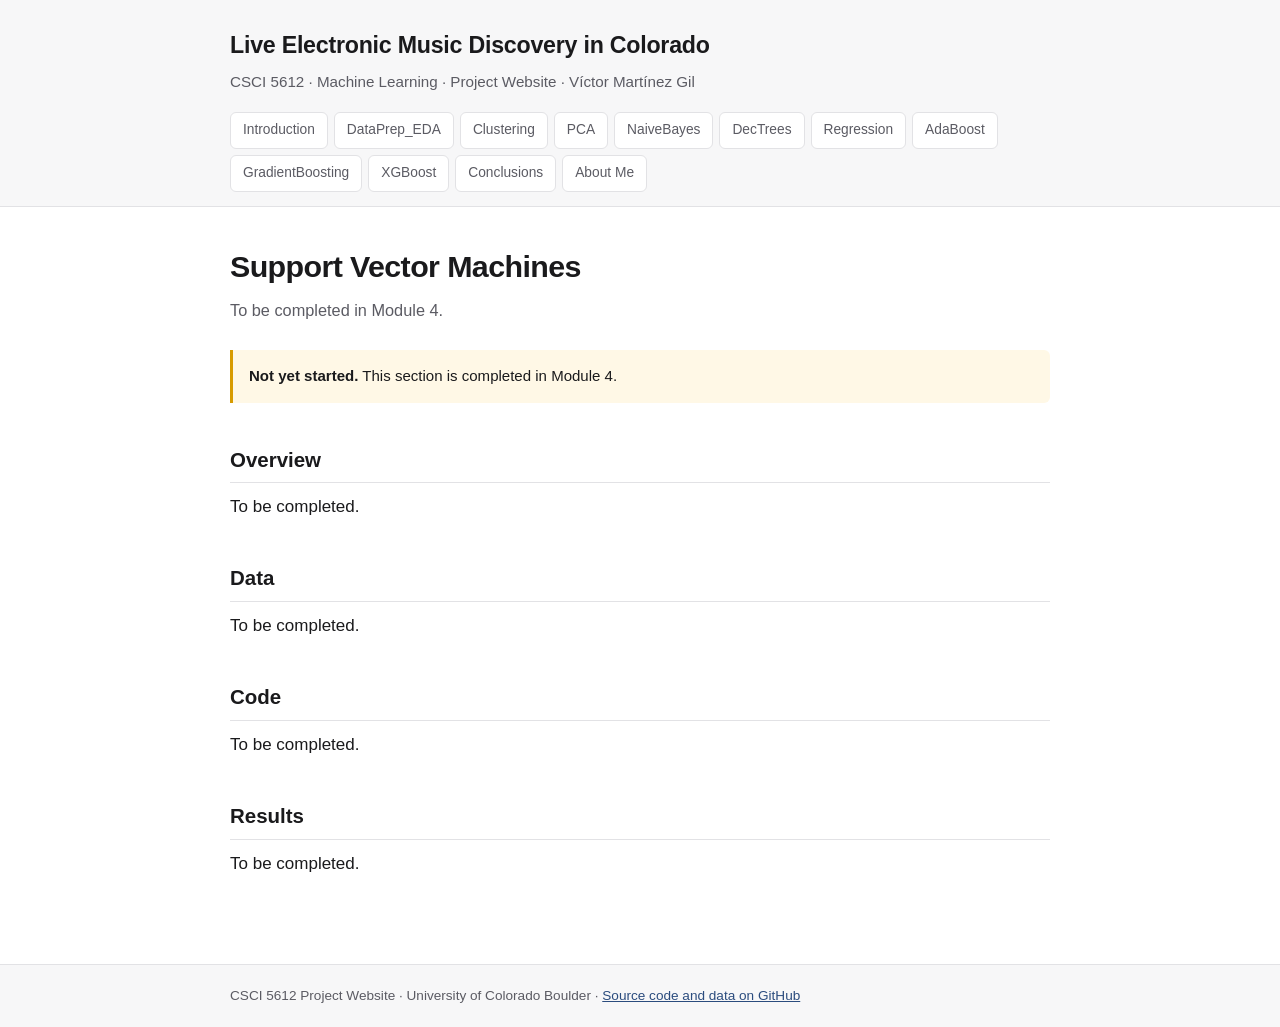
<file: svms.html>
<!DOCTYPE html>
<html lang="en">
<head>
<meta charset="utf-8">
<meta name="viewport" content="width=device-width, initial-scale=1">
<title>SVMs &middot; Live Electronic Music Discovery in Colorado</title>
<link rel="stylesheet" href="assets/style.css">
</head>
<body>

<header class="site">
  <div class="header-inner">
    <h1 class="site-title">Live Electronic Music Discovery in Colorado</h1>
    <p class="site-sub">CSCI 5612 &middot; Machine Learning &middot; Project Website &middot; V&iacute;ctor Mart&iacute;nez Gil</p>
  </div>
  <nav class="tabs">
    <a href="index.html">Introduction</a>
    <a href="dataprep_eda.html">DataPrep_EDA</a>
    <a href="clustering.html">Clustering</a>
    <a href="pca.html">PCA</a>
    <a href="naivebayes.html">NaiveBayes</a>
    <a href="dectrees.html">DecTrees</a>
    <a href="regression.html">Regression</a>
    <a href="adaboost.html">AdaBoost</a>
    <a href="gradientboosting.html">GradientBoosting</a>
    <a href="xgboost.html">XGBoost</a>
    <a href="conclusions.html">Conclusions</a>
    <a href="about.html">About Me</a>
  </nav>
</header>

<main>
<h1>Support Vector Machines</h1>
<p class="lede">To be completed in Module 4.</p>

<div class="pending">
  <strong>Not yet started.</strong> This section is completed in Module 4.
</div>

<h2>Overview</h2>
<p>To be completed.</p>

<h2>Data</h2>
<p>To be completed.</p>

<h2>Code</h2>
<p>To be completed.</p>

<h2>Results</h2>
<p>To be completed.</p>

</main>

<footer class="site">
  <div class="footer-inner">
    CSCI 5612 Project Website &middot; University of Colorado Boulder &middot;
    <a href="https://github.com/victormartinez2709/eventRecommender">Source code and data on GitHub</a>
  </div>
</footer>

</body>
</html>
</file>
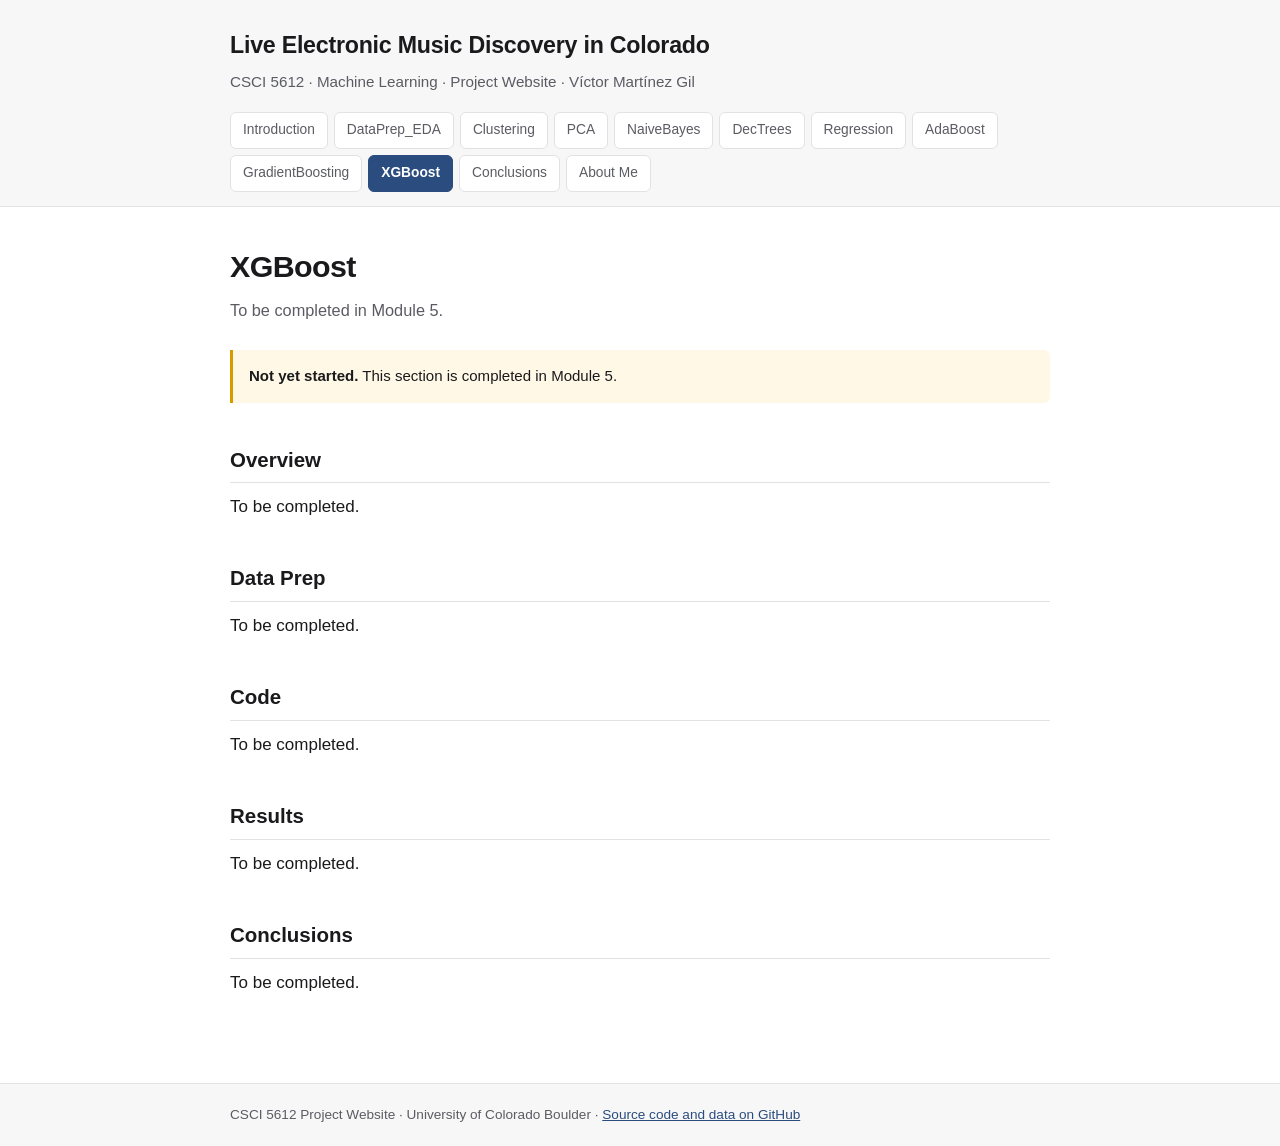
<file: xgboost.html>
<!DOCTYPE html>
<html lang="en">
<head>
<meta charset="utf-8">
<meta name="viewport" content="width=device-width, initial-scale=1">
<title>XGBoost &middot; Live Electronic Music Discovery in Colorado</title>
<link rel="stylesheet" href="assets/style.css">
</head>
<body>

<header class="site">
  <div class="header-inner">
    <h1 class="site-title">Live Electronic Music Discovery in Colorado</h1>
    <p class="site-sub">CSCI 5612 &middot; Machine Learning &middot; Project Website &middot; V&iacute;ctor Mart&iacute;nez Gil</p>
  </div>
  <nav class="tabs">
    <a href="index.html">Introduction</a>
    <a href="dataprep_eda.html">DataPrep_EDA</a>
    <a href="clustering.html">Clustering</a>
    <a href="pca.html">PCA</a>
    <a href="naivebayes.html">NaiveBayes</a>
    <a href="dectrees.html">DecTrees</a>
    <a href="regression.html">Regression</a>
    <a href="adaboost.html">AdaBoost</a>
    <a href="gradientboosting.html">GradientBoosting</a>
    <a href="xgboost.html" class="active">XGBoost</a>
    <a href="conclusions.html">Conclusions</a>
    <a href="about.html">About Me</a>
  </nav>
</header>

<main>
<h1>XGBoost</h1>
<p class="lede">To be completed in Module 5.</p>

<div class="pending">
  <strong>Not yet started.</strong> This section is completed in Module 5.
</div>

<h2>Overview</h2>
<p>To be completed.</p>

<h2>Data Prep</h2>
<p>To be completed.</p>

<h2>Code</h2>
<p>To be completed.</p>

<h2>Results</h2>
<p>To be completed.</p>

<h2>Conclusions</h2>
<p>To be completed.</p>

</main>

<footer class="site">
  <div class="footer-inner">
    CSCI 5612 Project Website &middot; University of Colorado Boulder &middot;
    <a href="https://github.com/victormartinez2709/eventRecommender">Source code and data on GitHub</a>
  </div>
</footer>

</body>
</html>
</file>
<file: assets/style.css>
/* CSCI 5612 Project Website — Víctor Martínez Gil
   Plain CSS, no frameworks, no build step. */

:root {
  --bg: #ffffff;
  --surface: #f7f7f8;
  --border: #e2e2e5;
  --ink: #1a1a1c;
  --ink-soft: #5b5b63;
  --accent: #2b4c7e;
  --accent-soft: #eaf0f8;
  --maxw: 860px;
}

* { box-sizing: border-box; }

html { scroll-behavior: smooth; }

body {
  margin: 0;
  background: var(--bg);
  color: var(--ink);
  font-family: -apple-system, BlinkMacSystemFont, "Segoe UI", Helvetica, Arial, sans-serif;
  font-size: 17px;
  line-height: 1.65;
}

/* ---------- header + navigation ---------- */
header.site {
  border-bottom: 1px solid var(--border);
  background: var(--surface);
}

.header-inner {
  max-width: var(--maxw);
  margin: 0 auto;
  padding: 26px 20px 18px;
}

.site-title {
  margin: 0;
  font-size: 1.45rem;
  letter-spacing: -0.01em;
}

.site-sub {
  margin: 5px 0 0;
  color: var(--ink-soft);
  font-size: 0.95rem;
}

nav.tabs {
  max-width: var(--maxw);
  margin: 0 auto;
  padding: 0 20px 14px;
  display: flex;
  flex-wrap: wrap;
  gap: 6px;
}

nav.tabs a {
  display: inline-block;
  padding: 6px 12px;
  border: 1px solid var(--border);
  border-radius: 6px;
  background: #fff;
  color: var(--ink-soft);
  text-decoration: none;
  font-size: 0.86rem;
  white-space: nowrap;
}

nav.tabs a:hover { border-color: var(--accent); color: var(--accent); }

nav.tabs a.active {
  background: var(--accent);
  border-color: var(--accent);
  color: #fff;
  font-weight: 600;
}

/* ---------- content ---------- */
main {
  max-width: var(--maxw);
  margin: 0 auto;
  padding: 34px 20px 70px;
}

h1 { font-size: 1.9rem; margin: 0 0 6px; letter-spacing: -0.02em; }
h2 { font-size: 1.28rem; margin: 40px 0 10px; padding-bottom: 6px; border-bottom: 1px solid var(--border); }
h3 { font-size: 1.05rem; margin: 26px 0 8px; }

p { margin: 0 0 16px; }

a { color: var(--accent); }

.lede { color: var(--ink-soft); font-size: 1.02rem; margin-bottom: 26px; }

ol.questions { padding-left: 22px; }
ol.questions li { margin-bottom: 10px; }

/* ---------- figures ---------- */
figure {
  margin: 26px 0;
  padding: 16px;
  background: var(--surface);
  border: 1px solid var(--border);
  border-radius: 8px;
}

figure img { width: 100%; height: auto; display: block; border-radius: 4px; background: #fff; }

figcaption {
  margin-top: 12px;
  font-size: 0.88rem;
  color: var(--ink-soft);
  line-height: 1.55;
}

figcaption strong { color: var(--ink); }

/* ---------- boxes ---------- */
.note {
  background: var(--accent-soft);
  border-left: 3px solid var(--accent);
  padding: 14px 16px;
  border-radius: 0 6px 6px 0;
  margin: 22px 0;
  font-size: 0.94rem;
}

.pending {
  background: #fff8e6;
  border-left: 3px solid #d79b00;
  padding: 14px 16px;
  border-radius: 0 6px 6px 0;
  margin: 22px 0;
  font-size: 0.94rem;
}

pre {
  background: #1e1e22;
  color: #e6e6e9;
  padding: 14px 16px;
  border-radius: 6px;
  overflow-x: auto;
  font-size: 0.82rem;
  line-height: 1.5;
}

code { font-family: "SF Mono", Menlo, Consolas, monospace; font-size: 0.86em; }
p code, li code, td code { background: var(--surface); border: 1px solid var(--border); padding: 1px 5px; border-radius: 4px; }

/* ---------- tables ---------- */
.table-wrap { overflow-x: auto; margin: 22px 0; }

table { border-collapse: collapse; width: 100%; font-size: 0.9rem; }
th, td { border: 1px solid var(--border); padding: 8px 11px; text-align: left; vertical-align: top; }
th { background: var(--surface); font-weight: 600; }

/* ---------- footer ---------- */
footer.site {
  border-top: 1px solid var(--border);
  background: var(--surface);
  color: var(--ink-soft);
  font-size: 0.85rem;
}
.footer-inner { max-width: var(--maxw); margin: 0 auto; padding: 20px; }

@media (max-width: 600px) {
  body { font-size: 16px; }
  h1 { font-size: 1.55rem; }
  nav.tabs a { font-size: 0.8rem; padding: 5px 9px; }
}
</file>
